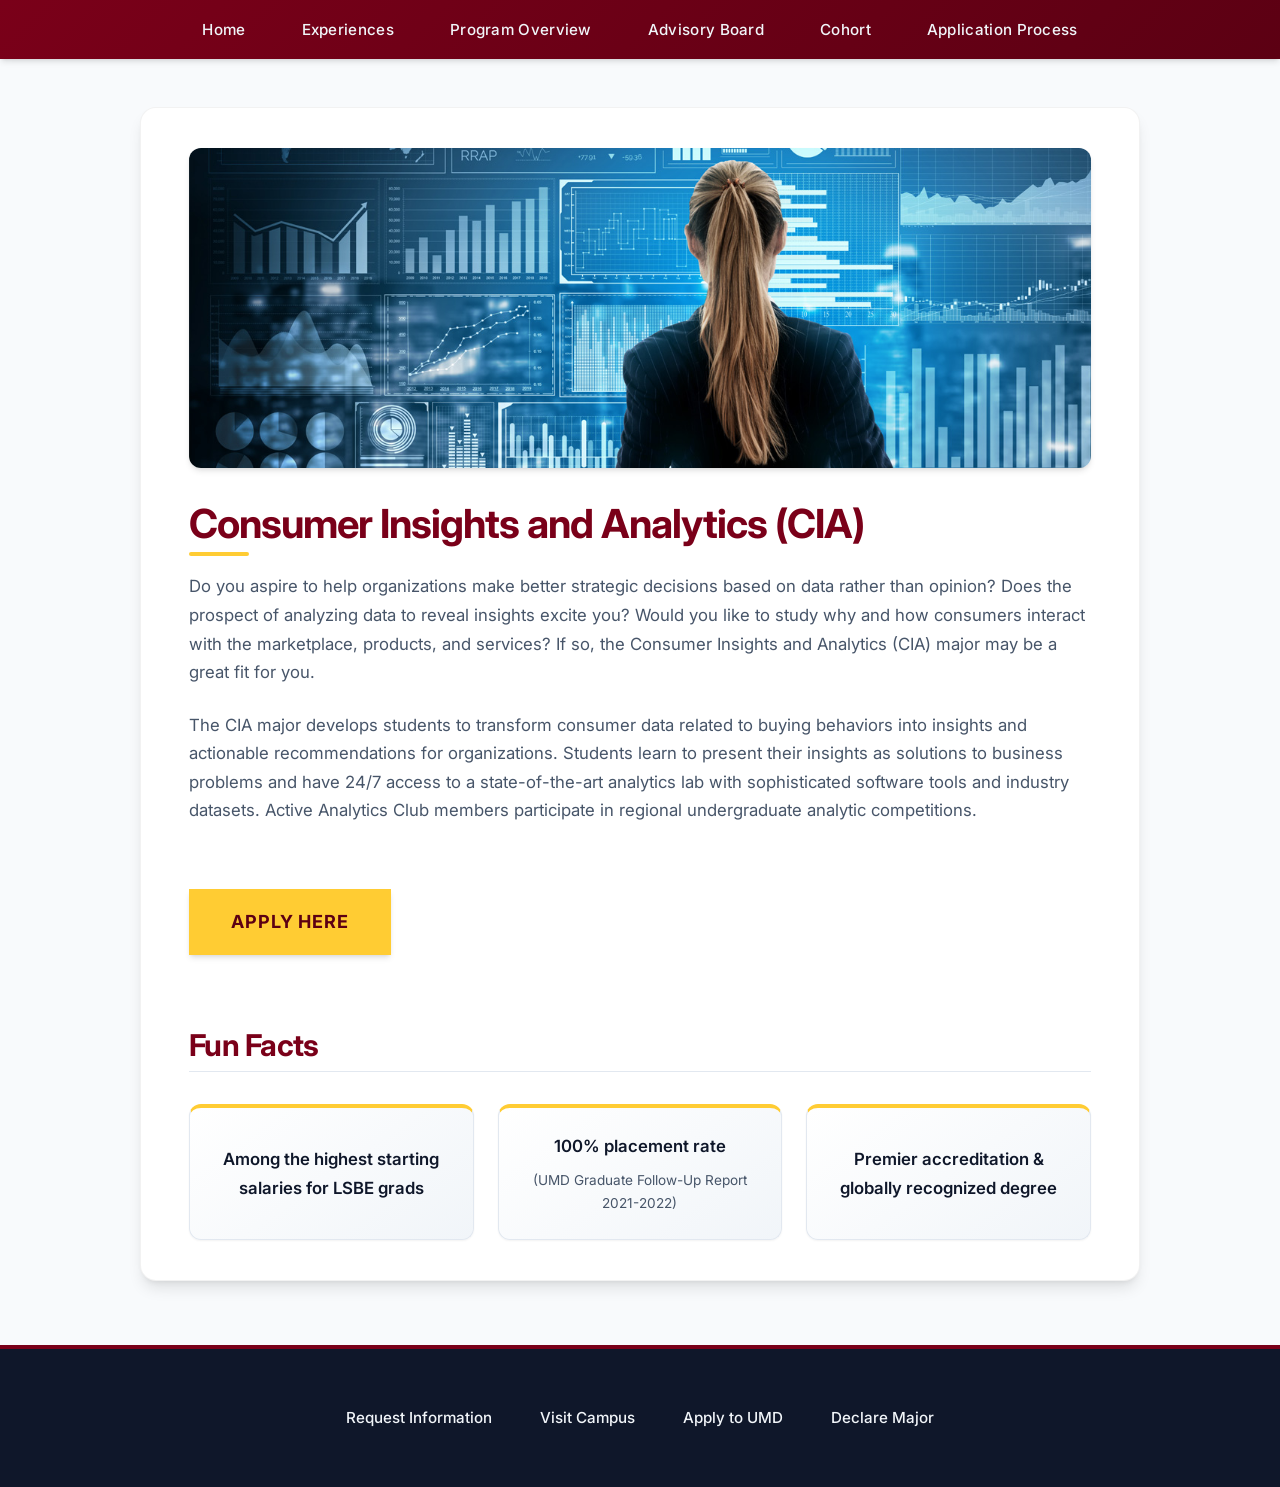
<file: index.html>
<!DOCTYPE html>
<html lang="en">
<head>
    <meta charset="UTF-8">
    <meta name="viewport" content="width=device-width, initial-scale=1.0">
    <title>Consumer Insights and Analytics | Home</title>
    <link rel="stylesheet" href="style.css">
</head>
<body>

    <header>
        <nav>
            <ul>
                <li><a href="index.html">Home</a></li>
                <li><a href="experiences.html">Experiences</a></li>
                <li><a href="overview.html">Program Overview</a></li>
                <li><a href="advisory.html">Advisory Board</a></li>
                <li><a href="cohort.html">Cohort</a></li>
                <li><a href="apply.html">Application Process</a></li>
            </ul>
        </nav>
    </header>

    <main>
        <img src="cia_major_main_image.jpg" alt="Consumer Insights and Analytics" style="width: 100%; height: auto; display: block; margin-bottom: 30px;">
        <h1>Consumer Insights and Analytics (CIA)</h1>
        <p>Do you aspire to help organizations make better strategic decisions based on data rather than opinion? Does the prospect of analyzing data to reveal insights excite you? Would you like to study why and how consumers interact with the marketplace, products, and services? If so, the Consumer Insights and Analytics (CIA) major may be a great fit for you.</p>

        <p>The CIA major develops students to transform consumer data related to buying behaviors into insights and actionable recommendations for organizations. Students learn to present their insights as solutions to business problems and have 24/7 access to a state-of-the-art analytics lab with sophisticated software tools and industry datasets. Active Analytics Club members participate in regional undergraduate analytic competitions.</p>

        <a href="apply.html" class="cta-button-large">Apply Here</a>

        <h2>Fun Facts</h2>
        <div class="fun-facts-container">
            <div class="fun-fact-box">
                Among the highest starting salaries for LSBE grads
            </div>
            <div class="fun-fact-box">
                100% placement rate<br><em>(UMD Graduate Follow-Up Report 2021-2022)</em>
            </div>
            <div class="fun-fact-box">
                Premier accreditation & globally recognized degree
            </div>
        </div>
    </main>

    <footer>
        <div class="footer-links">
            <a href="https://docs.google.com/forms/d/e/1FAIpQLSdGFlZ5Pct2spmpvlr7gshom8lepN28_VdP9M4eAioVBNWOsg/viewform" target="_blank">Request Information</a>
            <a href="https://admissions.d.umn.edu/visit" target="_blank">Visit Campus</a>
            <a href="https://admissions.d.umn.edu/apply-1" target="_blank">Apply to UMD</a>
            <a href="https://docs.google.com/forms/d/e/1FAIpQLScMb-9CyEAxSOWD8JF7c-GSHvv4RoPpMMa1xypDY2bROA9Qpg/viewform" target="_blank">Declare Major</a>
        </div>
    </footer>

</body>
</html>
</file>
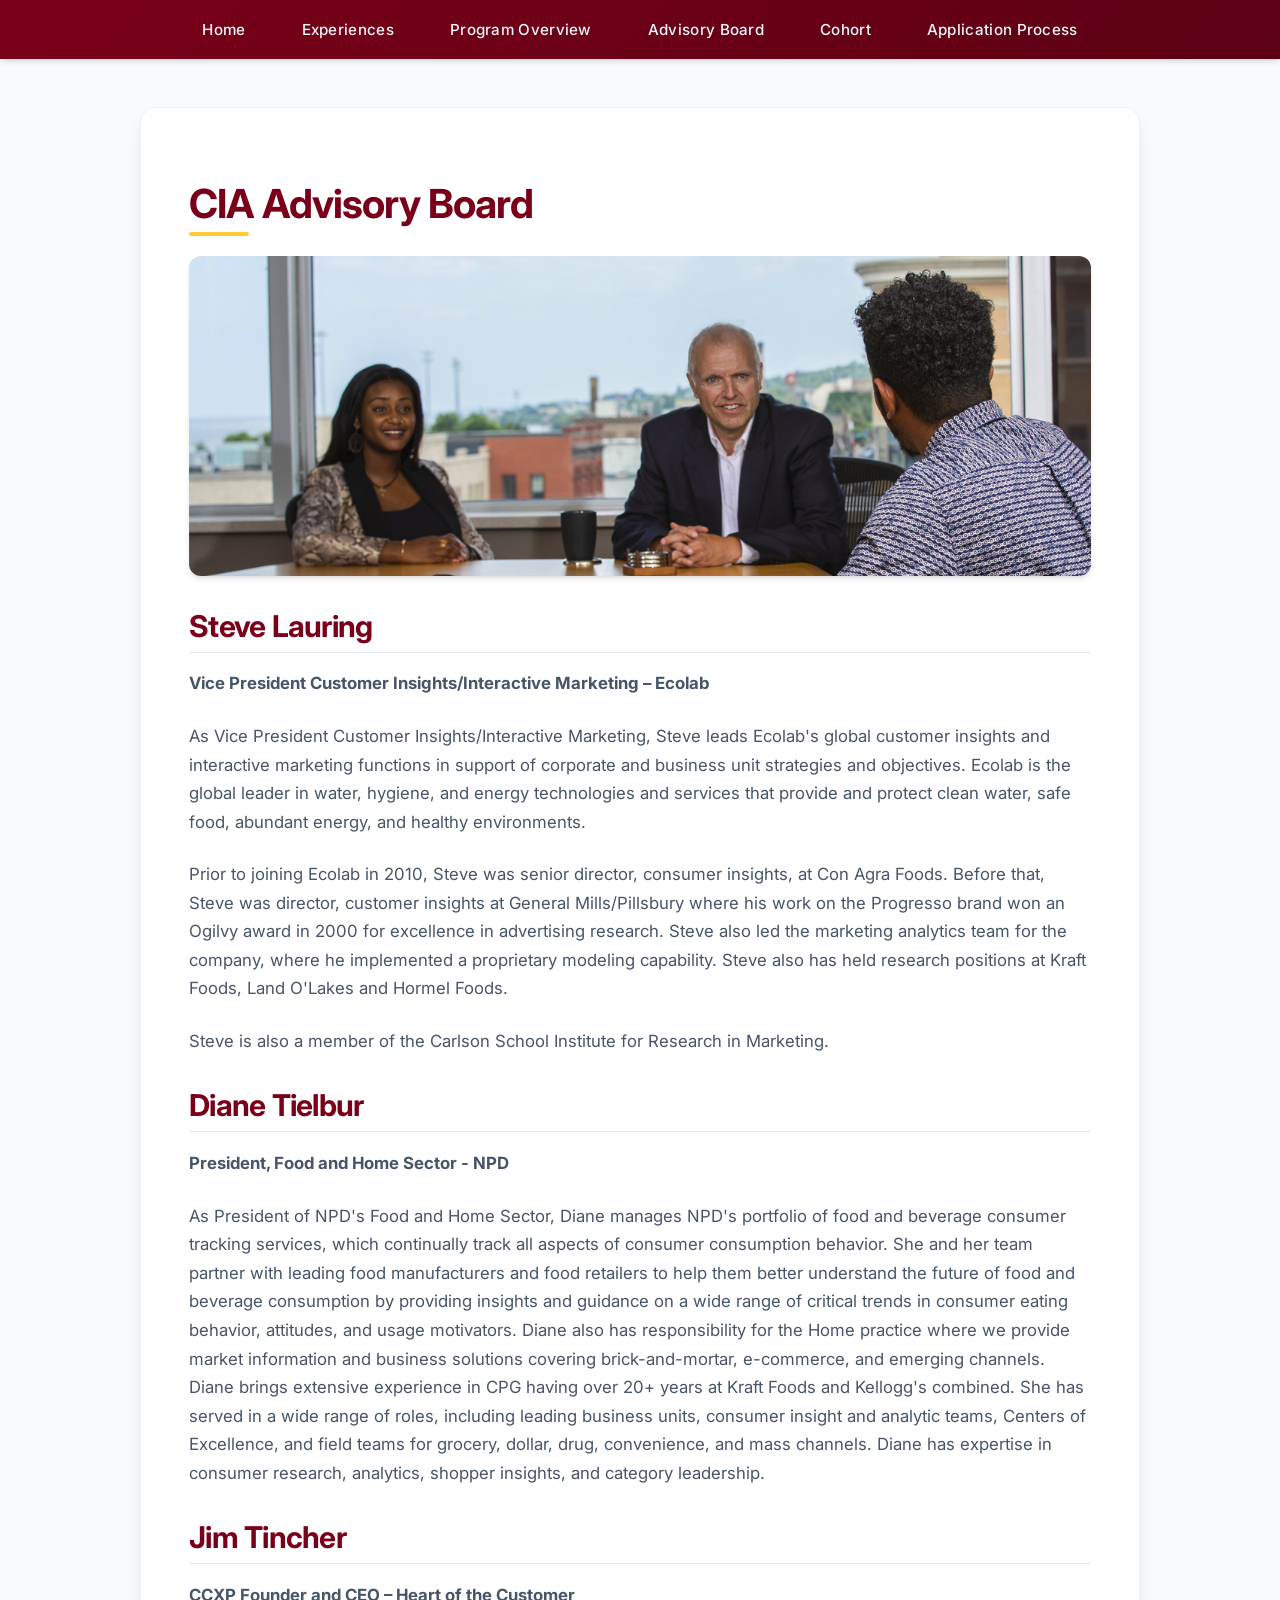
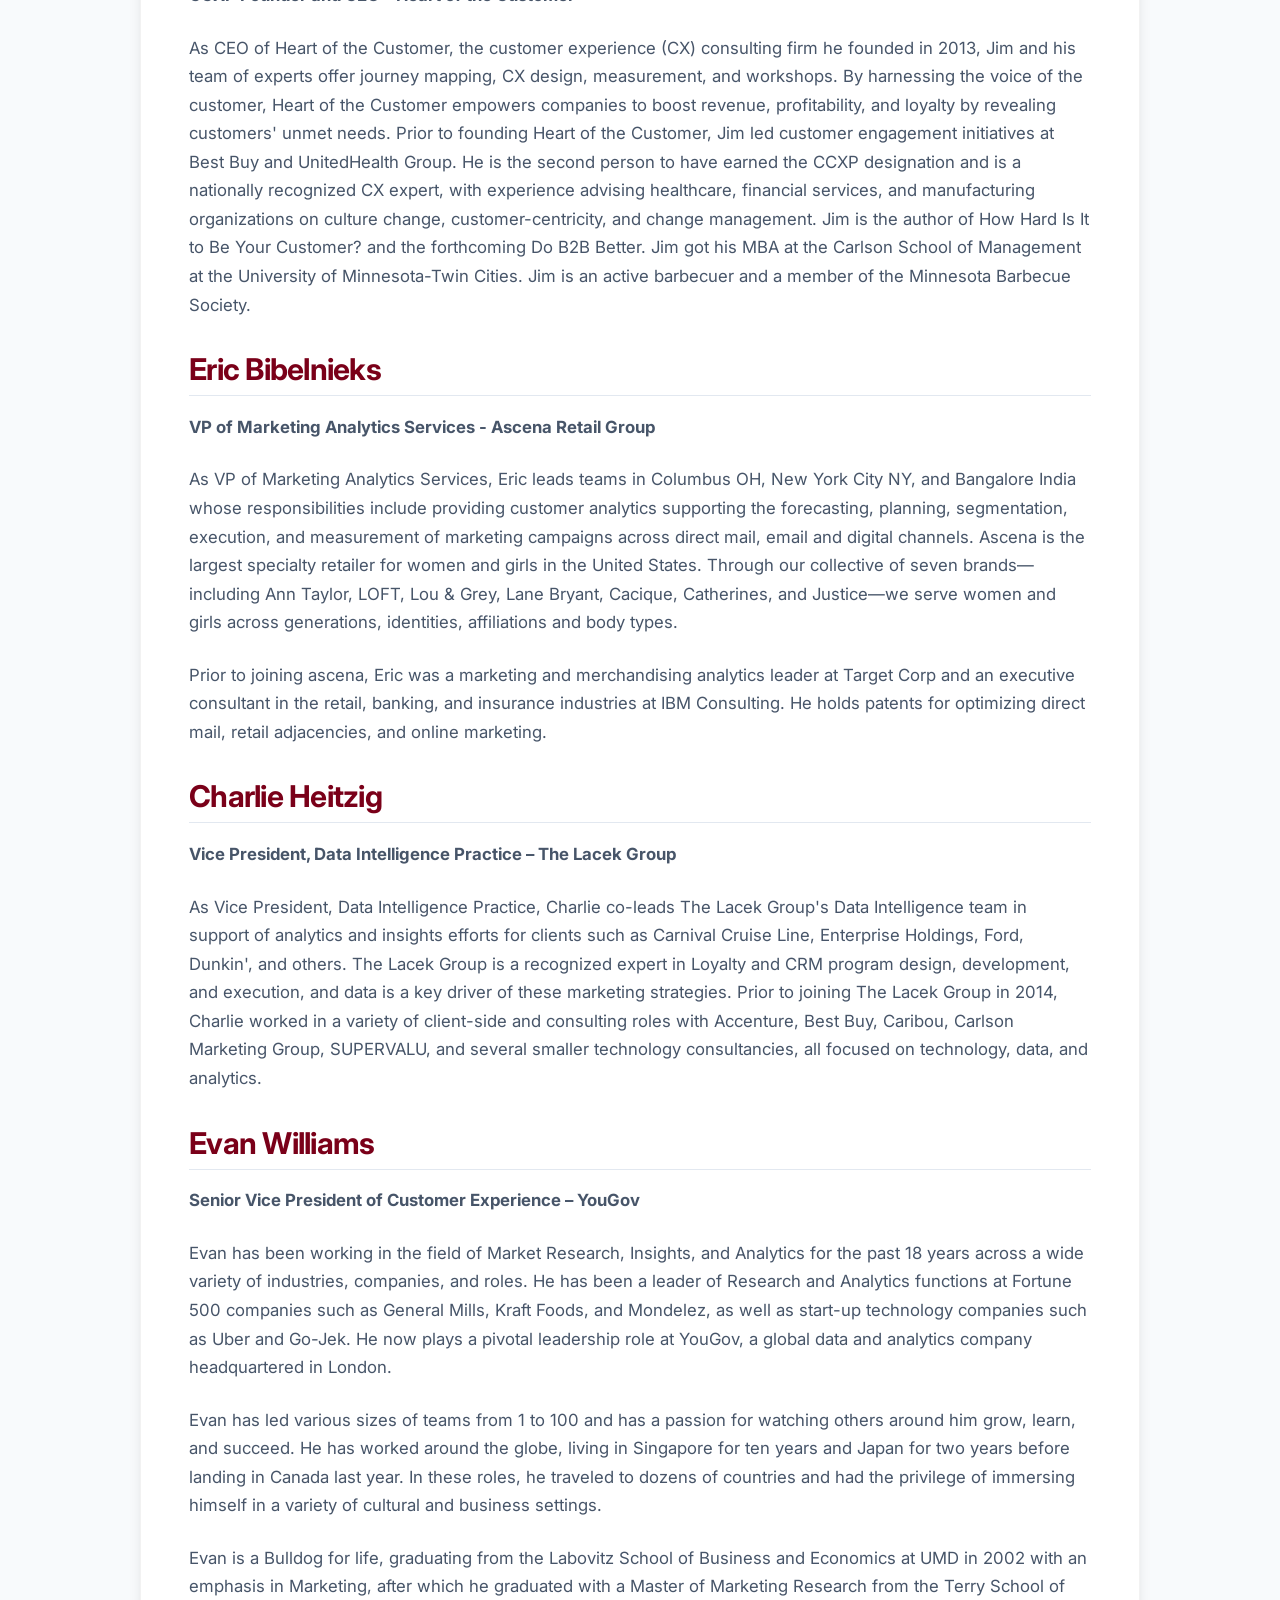
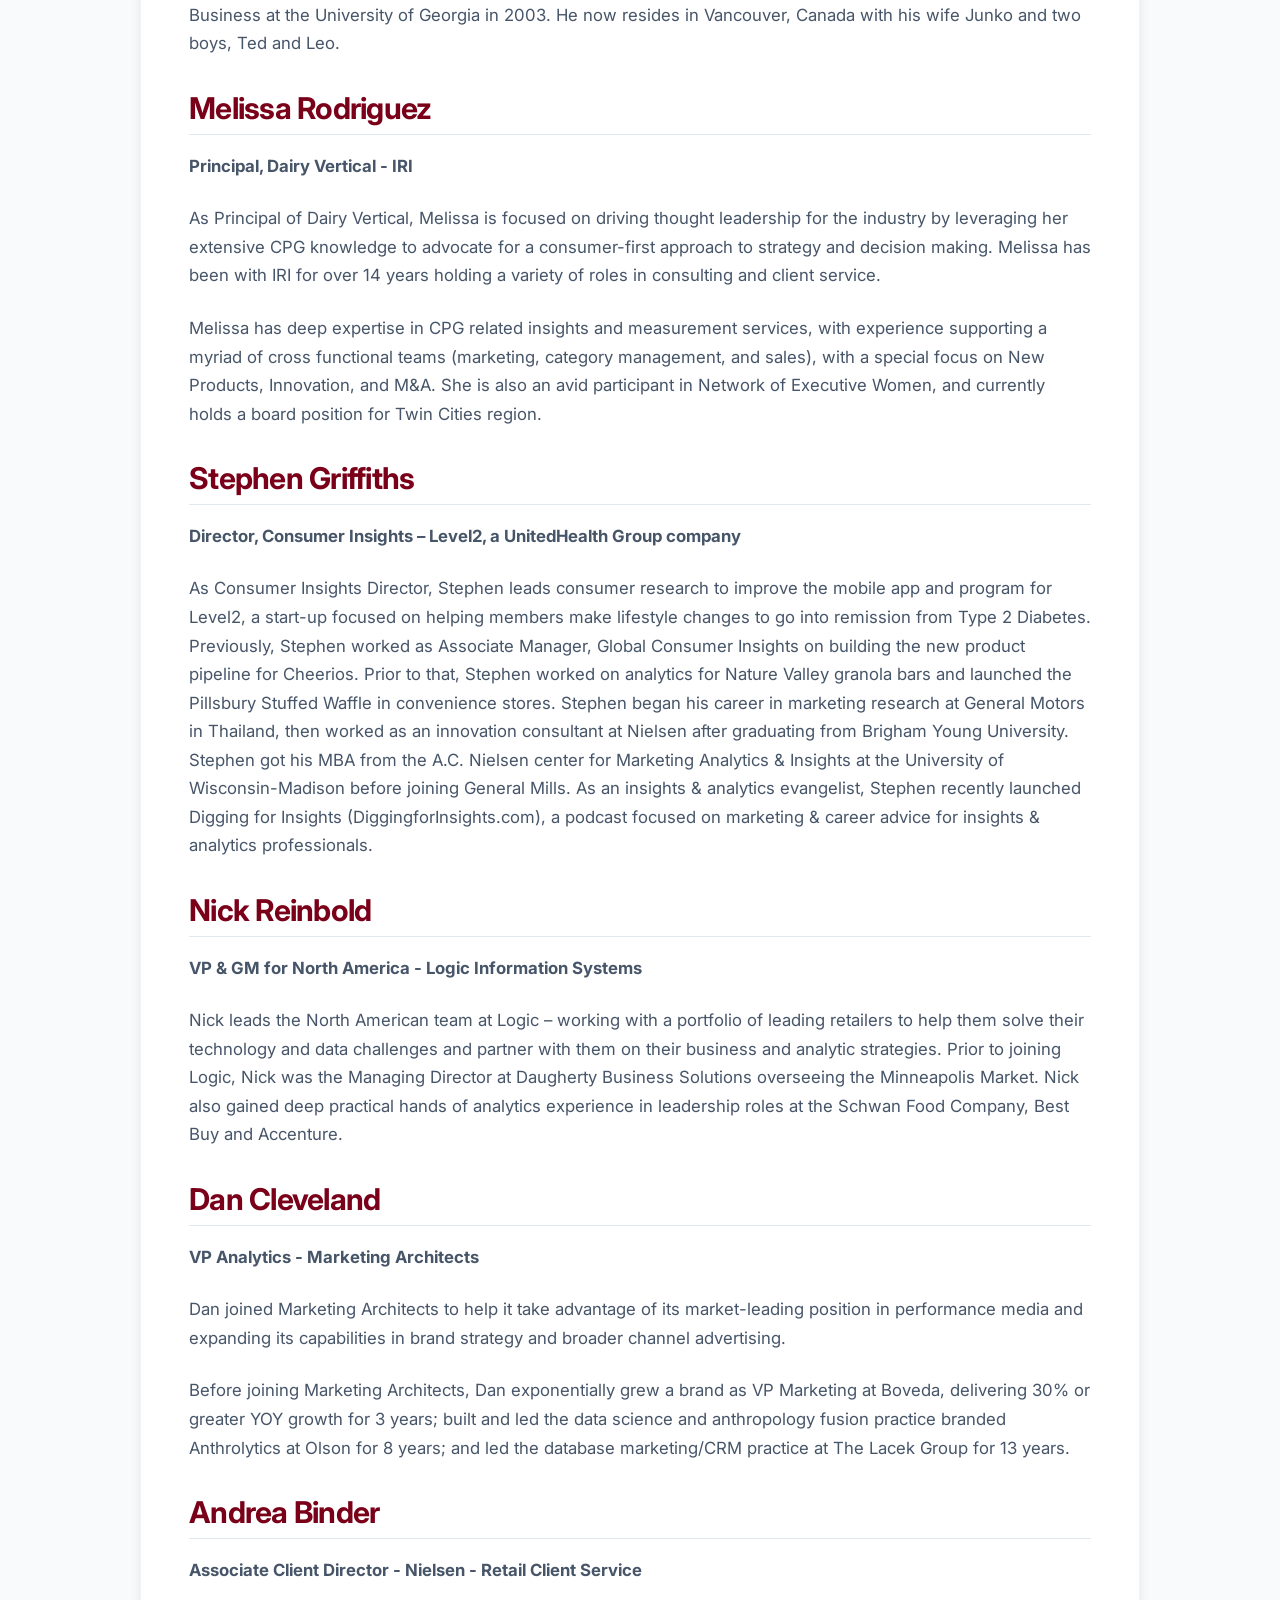
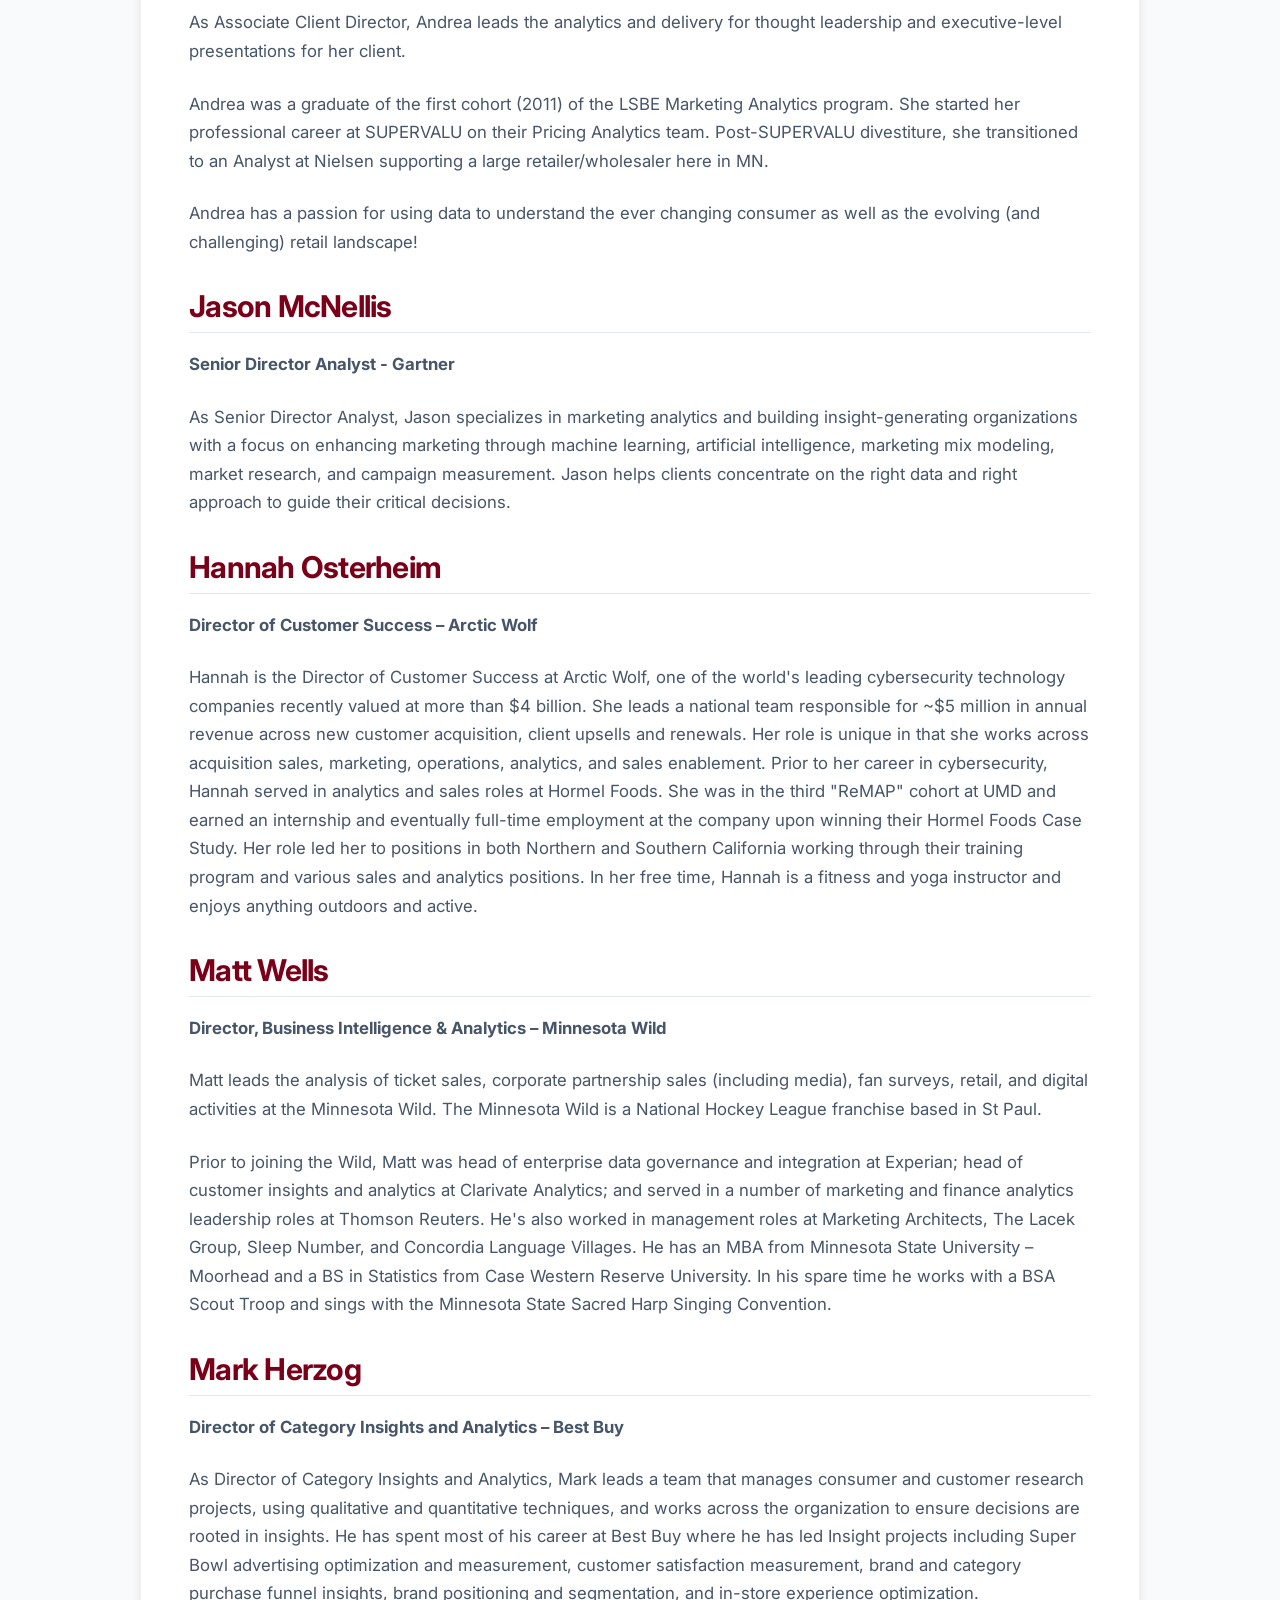
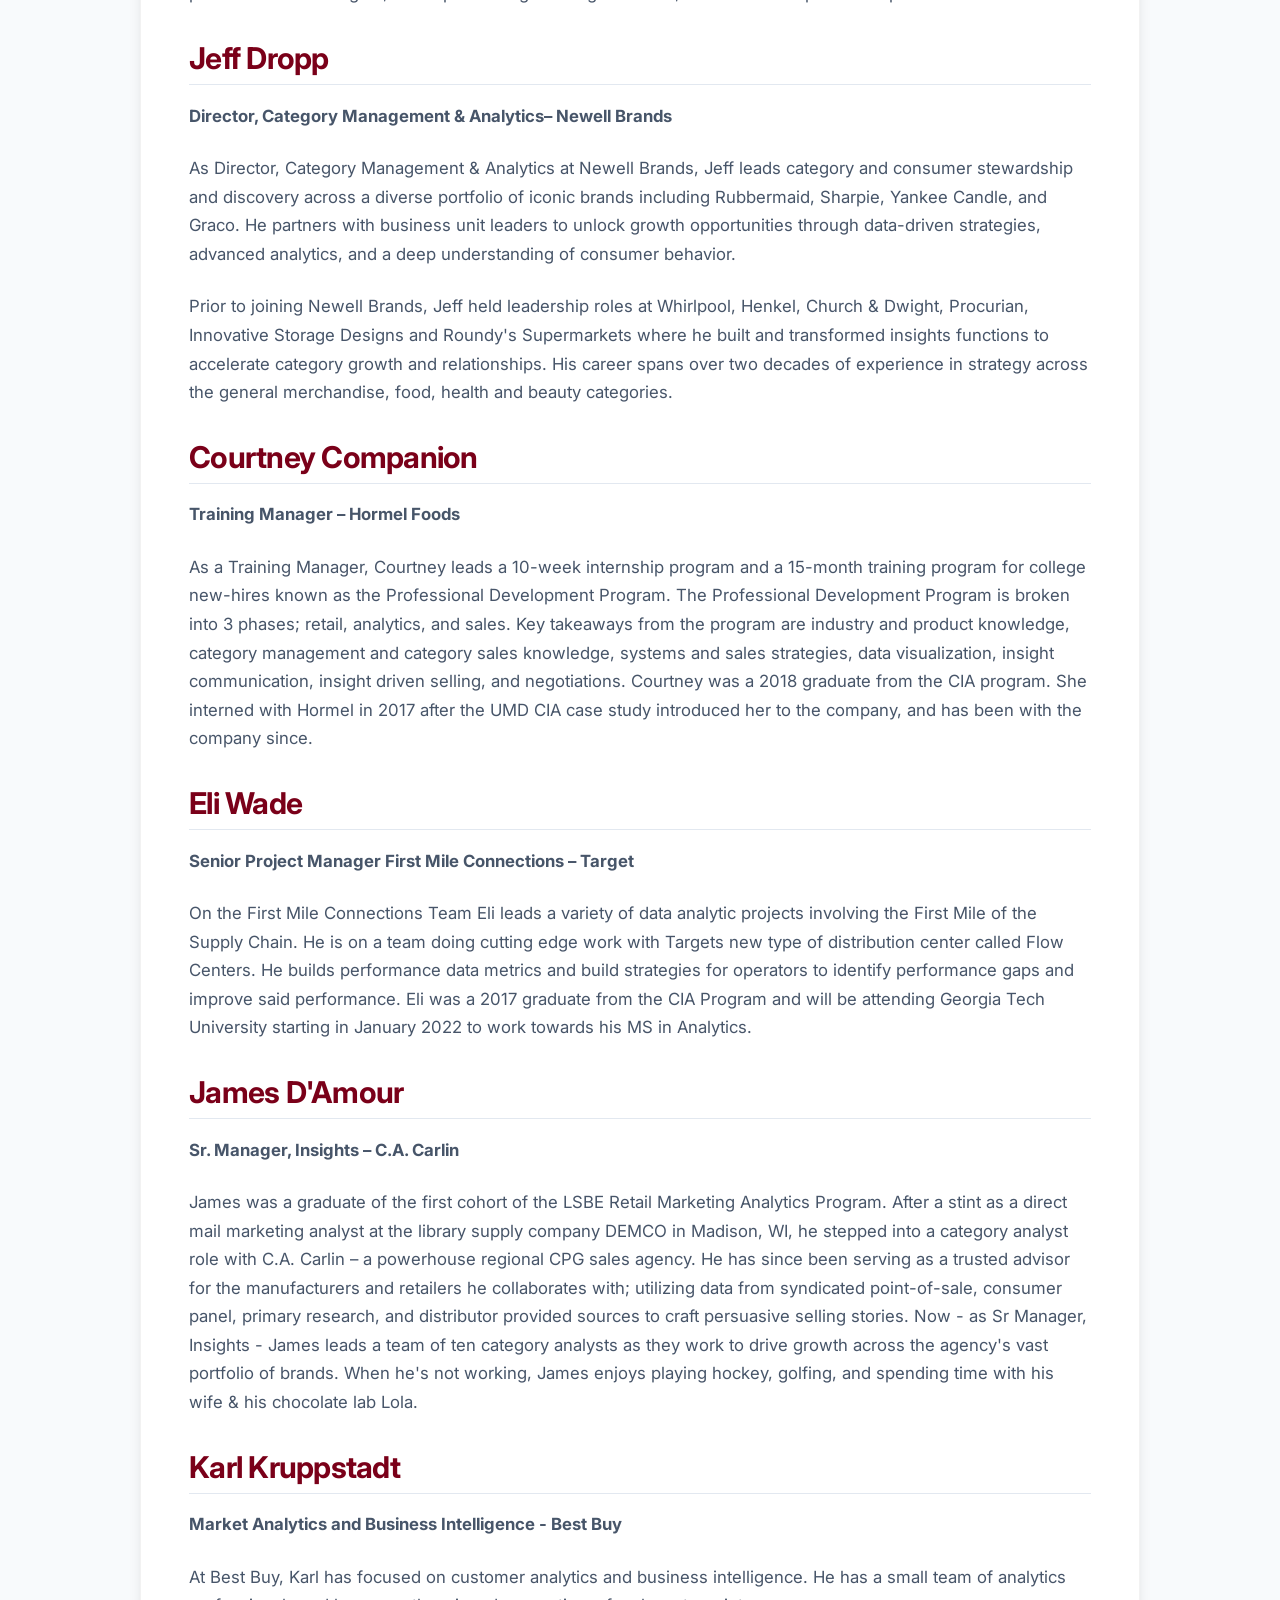
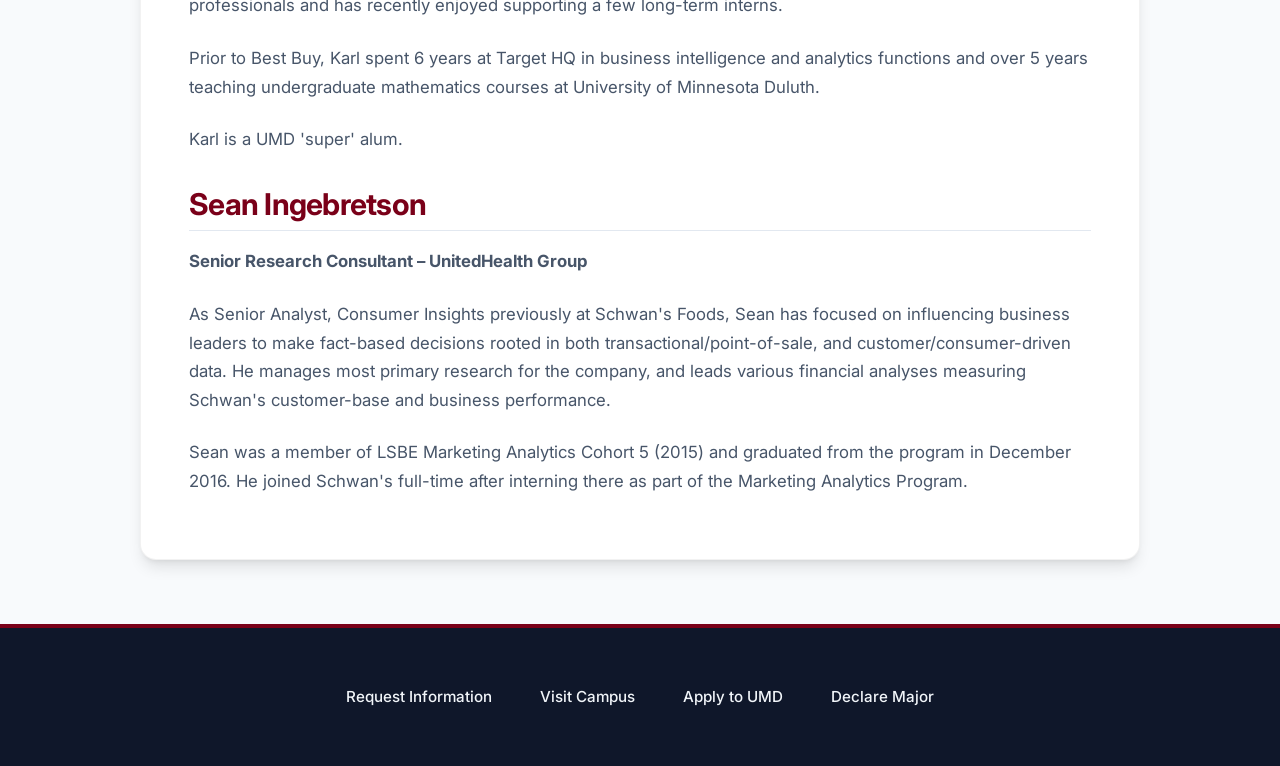
<file: advisory.html>
<!DOCTYPE html>
<html lang="en">

<head>
    <meta charset="UTF-8">
    <meta name="viewport" content="width=device-width, initial-scale=1.0">
    <title>Advisory Board | Consumer Insights and Analytics</title>
    <link rel="stylesheet" href="style.css">
</head>

<body>

    <header>
        <nav>
            <ul>
                <li><a href="index.html">Home</a></li>
                <li><a href="experiences.html">Experiences</a></li>
                <li><a href="overview.html">Program Overview</a></li>
                <li><a href="advisory.html">Advisory Board</a></li>
                <li><a href="cohort.html">Cohort</a></li>
                <li><a href="apply.html">Application Process</a></li>
            </ul>
        </nav>
    </header>

    <main>
        <h1>CIA Advisory Board</h1>
        <img src="department_of_marketing.jpg" alt="Advisory Board"
            style="width: 100%; height: auto; display: block; margin: 20px 0;">

        <div class="advisory-bios">
            <div class="advisor-bio">
                <h2>Steve Lauring</h2>
                <p><strong>Vice President Customer Insights/Interactive Marketing – Ecolab</strong></p>
                <p>As Vice President Customer Insights/Interactive Marketing, Steve leads Ecolab's global customer
                    insights and interactive marketing functions in support of corporate and business unit strategies
                    and objectives. Ecolab is the global leader in water, hygiene, and energy technologies and services
                    that provide and protect clean water, safe food, abundant energy, and healthy environments.</p>
                <p>Prior to joining Ecolab in 2010, Steve was senior director, consumer insights, at Con Agra Foods.
                    Before that, Steve was director, customer insights at General Mills/Pillsbury where his work on the
                    Progresso brand won an Ogilvy award in 2000 for excellence in advertising research. Steve also led
                    the marketing analytics team for the company, where he implemented a proprietary modeling
                    capability. Steve also has held research positions at Kraft Foods, Land O'Lakes and Hormel Foods.
                </p>
                <p>Steve is also a member of the Carlson School Institute for Research in Marketing.</p>
            </div>

            <div class="advisor-bio">
                <h2>Diane Tielbur</h2>
                <p><strong>President, Food and Home Sector - NPD</strong></p>
                <p>As President of NPD's Food and Home Sector, Diane manages NPD's portfolio of food and beverage
                    consumer tracking services, which continually track all aspects of consumer consumption behavior.
                    She and her team partner with leading food manufacturers and food retailers to help them better
                    understand the future of food and beverage consumption by providing insights and guidance on a wide
                    range of critical trends in consumer eating behavior, attitudes, and usage motivators. Diane also
                    has responsibility for the Home practice where we provide market information and business solutions
                    covering brick-and-mortar, e-commerce, and emerging channels. Diane brings extensive experience in
                    CPG having over 20+ years at Kraft Foods and Kellogg's combined. She has served in a wide range of
                    roles, including leading business units, consumer insight and analytic teams, Centers of Excellence,
                    and field teams for grocery, dollar, drug, convenience, and mass channels. Diane has expertise in
                    consumer research, analytics, shopper insights, and category leadership.</p>
            </div>

            <div class="advisor-bio">
                <h2>Jim Tincher</h2>
                <p><strong>CCXP Founder and CEO – Heart of the Customer</strong></p>
                <p>As CEO of Heart of the Customer, the customer experience (CX) consulting firm he founded in 2013, Jim
                    and his team of experts offer journey mapping, CX design, measurement, and workshops. By harnessing
                    the voice of the customer, Heart of the Customer empowers companies to boost revenue, profitability,
                    and loyalty by revealing customers' unmet needs. Prior to founding Heart of the Customer, Jim led
                    customer engagement initiatives at Best Buy and UnitedHealth Group. He is the second person to have
                    earned the CCXP designation and is a nationally recognized CX expert, with experience advising
                    healthcare, financial services, and manufacturing organizations on culture change,
                    customer-centricity, and change management. Jim is the author of How Hard Is It to Be Your Customer?
                    and the forthcoming Do B2B Better. Jim got his MBA at the Carlson School of Management at the
                    University of Minnesota-Twin Cities. Jim is an active barbecuer and a member of the Minnesota
                    Barbecue Society.</p>
            </div>

            <div class="advisor-bio">
                <h2>Eric Bibelnieks</h2>
                <p><strong>VP of Marketing Analytics Services - Ascena Retail Group</strong></p>
                <p>As VP of Marketing Analytics Services, Eric leads teams in Columbus OH, New York City NY, and
                    Bangalore India whose responsibilities include providing customer analytics supporting the
                    forecasting, planning, segmentation, execution, and measurement of marketing campaigns across direct
                    mail, email and digital channels. Ascena is the largest specialty retailer for women and girls in
                    the United States. Through our collective of seven brands—including Ann Taylor, LOFT, Lou & Grey,
                    Lane Bryant, Cacique, Catherines, and Justice—we serve women and girls across generations,
                    identities, affiliations and body types.</p>
                <p>Prior to joining ascena, Eric was a marketing and merchandising analytics leader at Target Corp and
                    an executive consultant in the retail, banking, and insurance industries at IBM Consulting. He holds
                    patents for optimizing direct mail, retail adjacencies, and online marketing.</p>
            </div>

            <div class="advisor-bio">
                <h2>Charlie Heitzig</h2>
                <p><strong>Vice President, Data Intelligence Practice – The Lacek Group</strong></p>
                <p>As Vice President, Data Intelligence Practice, Charlie co-leads The Lacek Group's Data Intelligence
                    team in support of analytics and insights efforts for clients such as Carnival Cruise Line,
                    Enterprise Holdings, Ford, Dunkin', and others. The Lacek Group is a recognized expert in Loyalty
                    and CRM program design, development, and execution, and data is a key driver of these marketing
                    strategies. Prior to joining The Lacek Group in 2014, Charlie worked in a variety of client-side and
                    consulting roles with Accenture, Best Buy, Caribou, Carlson Marketing Group, SUPERVALU, and several
                    smaller technology consultancies, all focused on technology, data, and analytics.</p>
            </div>

            <div class="advisor-bio">
                <h2>Evan Williams</h2>
                <p><strong>Senior Vice President of Customer Experience – YouGov</strong></p>
                <p>Evan has been working in the field of Market Research, Insights, and Analytics for the past 18 years
                    across a wide variety of industries, companies, and roles. He has been a leader of Research and
                    Analytics functions at Fortune 500 companies such as General Mills, Kraft Foods, and Mondelez, as
                    well as start-up technology companies such as Uber and Go-Jek. He now plays a pivotal leadership
                    role at YouGov, a global data and analytics company headquartered in London.</p>
                <p>Evan has led various sizes of teams from 1 to 100 and has a passion for watching others around him
                    grow, learn, and succeed. He has worked around the globe, living in Singapore for ten years and
                    Japan for two years before landing in Canada last year. In these roles, he traveled to dozens of
                    countries and had the privilege of immersing himself in a variety of cultural and business settings.
                </p>
                <p>Evan is a Bulldog for life, graduating from the Labovitz School of Business and Economics at UMD in
                    2002 with an emphasis in Marketing, after which he graduated with a Master of Marketing Research
                    from the Terry School of Business at the University of Georgia in 2003. He now resides in Vancouver,
                    Canada with his wife Junko and two boys, Ted and Leo.</p>
            </div>

            <div class="advisor-bio">
                <h2>Melissa Rodriguez</h2>
                <p><strong>Principal, Dairy Vertical - IRI</strong></p>
                <p>As Principal of Dairy Vertical, Melissa is focused on driving thought leadership for the industry by
                    leveraging her extensive CPG knowledge to advocate for a consumer-first approach to strategy and
                    decision making. Melissa has been with IRI for over 14 years holding a variety of roles in
                    consulting and client service.</p>
                <p>Melissa has deep expertise in CPG related insights and measurement services, with experience
                    supporting a myriad of cross functional teams (marketing, category management, and sales), with a
                    special focus on New Products, Innovation, and M&A. She is also an avid participant in Network of
                    Executive Women, and currently holds a board position for Twin Cities region.</p>
            </div>

            <div class="advisor-bio">
                <h2>Stephen Griffiths</h2>
                <p><strong>Director, Consumer Insights – Level2, a UnitedHealth Group company</strong></p>
                <p>As Consumer Insights Director, Stephen leads consumer research to improve the mobile app and program
                    for Level2, a start-up focused on helping members make lifestyle changes to go into remission from
                    Type 2 Diabetes. Previously, Stephen worked as Associate Manager, Global Consumer Insights on
                    building the new product pipeline for Cheerios. Prior to that, Stephen worked on analytics for
                    Nature Valley granola bars and launched the Pillsbury Stuffed Waffle in convenience stores. Stephen
                    began his career in marketing research at General Motors in Thailand, then worked as an innovation
                    consultant at Nielsen after graduating from Brigham Young University. Stephen got his MBA from the
                    A.C. Nielsen center for Marketing Analytics & Insights at the University of Wisconsin-Madison before
                    joining General Mills. As an insights & analytics evangelist, Stephen recently launched Digging for
                    Insights (DiggingforInsights.com), a podcast focused on marketing & career advice for insights &
                    analytics professionals.</p>
            </div>

            <div class="advisor-bio">
                <h2>Nick Reinbold</h2>
                <p><strong>VP & GM for North America - Logic Information Systems</strong></p>
                <p>Nick leads the North American team at Logic – working with a portfolio of leading retailers to help
                    them solve their technology and data challenges and partner with them on their business and analytic
                    strategies. Prior to joining Logic, Nick was the Managing Director at Daugherty Business Solutions
                    overseeing the Minneapolis Market. Nick also gained deep practical hands of analytics experience in
                    leadership roles at the Schwan Food Company, Best Buy and Accenture.</p>
            </div>

            <div class="advisor-bio">
                <h2>Dan Cleveland</h2>
                <p><strong>VP Analytics - Marketing Architects</strong></p>
                <p>Dan joined Marketing Architects to help it take advantage of its market-leading position in
                    performance media and expanding its capabilities in brand strategy and broader channel advertising.
                </p>
                <p>Before joining Marketing Architects, Dan exponentially grew a brand as VP Marketing at Boveda,
                    delivering 30% or greater YOY growth for 3 years; built and led the data science and anthropology
                    fusion practice branded Anthrolytics at Olson for 8 years; and led the database marketing/CRM
                    practice at The Lacek Group for 13 years.</p>
            </div>

            <div class="advisor-bio">
                <h2>Andrea Binder</h2>
                <p><strong>Associate Client Director - Nielsen - Retail Client Service</strong></p>
                <p>As Associate Client Director, Andrea leads the analytics and delivery for thought leadership and
                    executive-level presentations for her client.</p>
                <p>Andrea was a graduate of the first cohort (2011) of the LSBE Marketing Analytics program. She started
                    her professional career at SUPERVALU on their Pricing Analytics team. Post-SUPERVALU divestiture,
                    she transitioned to an Analyst at Nielsen supporting a large retailer/wholesaler here in MN.</p>
                <p>Andrea has a passion for using data to understand the ever changing consumer as well as the evolving
                    (and challenging) retail landscape!</p>
            </div>

            <div class="advisor-bio">
                <h2>Jason McNellis</h2>
                <p><strong>Senior Director Analyst - Gartner</strong></p>
                <p>As Senior Director Analyst, Jason specializes in marketing analytics and building insight-generating
                    organizations with a focus on enhancing marketing through machine learning, artificial intelligence,
                    marketing mix modeling, market research, and campaign measurement. Jason helps clients concentrate
                    on the right data and right approach to guide their critical decisions.</p>
            </div>

            <div class="advisor-bio">
                <h2>Hannah Osterheim</h2>
                <p><strong>Director of Customer Success – Arctic Wolf</strong></p>
                <p>Hannah is the Director of Customer Success at Arctic Wolf, one of the world's leading cybersecurity
                    technology companies recently valued at more than $4 billion. She leads a national team responsible
                    for ~$5 million in annual revenue across new customer acquisition, client upsells and renewals. Her
                    role is unique in that she works across acquisition sales, marketing, operations, analytics, and
                    sales enablement. Prior to her career in cybersecurity, Hannah served in analytics and sales roles
                    at Hormel Foods. She was in the third "ReMAP" cohort at UMD and earned an internship and eventually
                    full-time employment at the company upon winning their Hormel Foods Case Study. Her role led her to
                    positions in both Northern and Southern California working through their training program and
                    various sales and analytics positions. In her free time, Hannah is a fitness and yoga instructor and
                    enjoys anything outdoors and active.</p>
            </div>

            <div class="advisor-bio">
                <h2>Matt Wells</h2>
                <p><strong>Director, Business Intelligence & Analytics – Minnesota Wild</strong></p>
                <p>Matt leads the analysis of ticket sales, corporate partnership sales (including media), fan surveys,
                    retail, and digital activities at the Minnesota Wild. The Minnesota Wild is a National Hockey League
                    franchise based in St Paul.</p>
                <p>Prior to joining the Wild, Matt was head of enterprise data governance and integration at Experian;
                    head of customer insights and analytics at Clarivate Analytics; and served in a number of marketing
                    and finance analytics leadership roles at Thomson Reuters. He's also worked in management roles at
                    Marketing Architects, The Lacek Group, Sleep Number, and Concordia Language Villages. He has an MBA
                    from Minnesota State University – Moorhead and a BS in Statistics from Case Western Reserve
                    University. In his spare time he works with a BSA Scout Troop and sings with the Minnesota State
                    Sacred Harp Singing Convention.</p>
            </div>

            <div class="advisor-bio">
                <h2>Mark Herzog</h2>
                <p><strong>Director of Category Insights and Analytics – Best Buy</strong></p>
                <p>As Director of Category Insights and Analytics, Mark leads a team that manages consumer and customer
                    research projects, using qualitative and quantitative techniques, and works across the organization
                    to ensure decisions are rooted in insights. He has spent most of his career at Best Buy where he has
                    led Insight projects including Super Bowl advertising optimization and measurement, customer
                    satisfaction measurement, brand and category purchase funnel insights, brand positioning and
                    segmentation, and in-store experience optimization.</p>
            </div>

            <div class="advisor-bio">
                <h2>Jeff Dropp</h2>
                <p><strong>Director, Category Management & Analytics– Newell Brands</strong></p>
                <p>As Director, Category Management & Analytics at Newell Brands, Jeff leads category and consumer
                    stewardship and discovery across a diverse portfolio of iconic brands including Rubbermaid, Sharpie,
                    Yankee Candle, and Graco. He partners with business unit leaders to unlock growth opportunities
                    through data-driven strategies, advanced analytics, and a deep understanding of consumer behavior.
                </p>
                <p>Prior to joining Newell Brands, Jeff held leadership roles at Whirlpool, Henkel, Church & Dwight,
                    Procurian, Innovative Storage Designs and Roundy's Supermarkets where he built and transformed
                    insights functions to accelerate category growth and relationships. His career spans over two
                    decades of experience in strategy across the general merchandise, food, health and beauty
                    categories.</p>
            </div>

            <div class="advisor-bio">
                <h2>Courtney Companion</h2>
                <p><strong>Training Manager – Hormel Foods</strong></p>
                <p>As a Training Manager, Courtney leads a 10-week internship program and a 15-month training program
                    for college new-hires known as the Professional Development Program. The Professional Development
                    Program is broken into 3 phases; retail, analytics, and sales. Key takeaways from the program are
                    industry and product knowledge, category management and category sales knowledge, systems and sales
                    strategies, data visualization, insight communication, insight driven selling, and negotiations.
                    Courtney was a 2018 graduate from the CIA program. She interned with Hormel in 2017 after the UMD
                    CIA case study introduced her to the company, and has been with the company since.</p>
            </div>

            <div class="advisor-bio">
                <h2>Eli Wade</h2>
                <p><strong>Senior Project Manager First Mile Connections – Target</strong></p>
                <p>On the First Mile Connections Team Eli leads a variety of data analytic projects involving the First
                    Mile of the Supply Chain. He is on a team doing cutting edge work with Targets new type of
                    distribution center called Flow Centers. He builds performance data metrics and build strategies for
                    operators to identify performance gaps and improve said performance. Eli was a 2017 graduate from
                    the CIA Program and will be attending Georgia Tech University starting in January 2022 to work
                    towards his MS in Analytics.</p>
            </div>

            <div class="advisor-bio">
                <h2>James D'Amour</h2>
                <p><strong>Sr. Manager, Insights – C.A. Carlin</strong></p>
                <p>James was a graduate of the first cohort of the LSBE Retail Marketing Analytics Program. After a
                    stint as a direct mail marketing analyst at the library supply company DEMCO in Madison, WI, he
                    stepped into a category analyst role with C.A. Carlin – a powerhouse regional CPG sales agency. He
                    has since been serving as a trusted advisor for the manufacturers and retailers he collaborates
                    with; utilizing data from syndicated point-of-sale, consumer panel, primary research, and
                    distributor provided sources to craft persuasive selling stories. Now - as Sr Manager, Insights -
                    James leads a team of ten category analysts as they work to drive growth across the agency's vast
                    portfolio of brands. When he's not working, James enjoys playing hockey, golfing, and spending time
                    with his wife & his chocolate lab Lola.</p>
            </div>

            <div class="advisor-bio">
                <h2>Karl Kruppstadt</h2>
                <p><strong>Market Analytics and Business Intelligence - Best Buy</strong></p>
                <p>At Best Buy, Karl has focused on customer analytics and business intelligence. He has a small team of
                    analytics professionals and has recently enjoyed supporting a few long-term interns.</p>
                <p>Prior to Best Buy, Karl spent 6 years at Target HQ in business intelligence and analytics functions
                    and over 5 years teaching undergraduate mathematics courses at University of Minnesota Duluth.</p>
                <p>Karl is a UMD 'super' alum.</p>
            </div>

            <div class="advisor-bio">
                <h2>Sean Ingebretson</h2>
                <p><strong>Senior Research Consultant – UnitedHealth Group</strong></p>
                <p>As Senior Analyst, Consumer Insights previously at Schwan's Foods, Sean has focused on influencing
                    business leaders to make fact-based decisions rooted in both transactional/point-of-sale, and
                    customer/consumer-driven data. He manages most primary research for the company, and leads various
                    financial analyses measuring Schwan's customer-base and business performance.</p>
                <p>Sean was a member of LSBE Marketing Analytics Cohort 5 (2015) and graduated from the program in
                    December 2016. He joined Schwan's full-time after interning there as part of the Marketing Analytics
                    Program.</p>
            </div>
        </div>
    </main>

    <footer>
        <div class="footer-links">
            <a href="https://docs.google.com/forms/d/e/1FAIpQLSdGFlZ5Pct2spmpvlr7gshom8lepN28_VdP9M4eAioVBNWOsg/viewform" target="_blank">Request Information</a>
            <a href="https://admissions.d.umn.edu/visit" target="_blank">Visit Campus</a>
            <a href="https://admissions.d.umn.edu/apply-1" target="_blank">Apply to UMD</a>
            <a href="https://docs.google.com/forms/d/e/1FAIpQLScMb-9CyEAxSOWD8JF7c-GSHvv4RoPpMMa1xypDY2bROA9Qpg/viewform" target="_blank">Declare Major</a>
        </div>
    </footer>

</body>

</html>
</file>
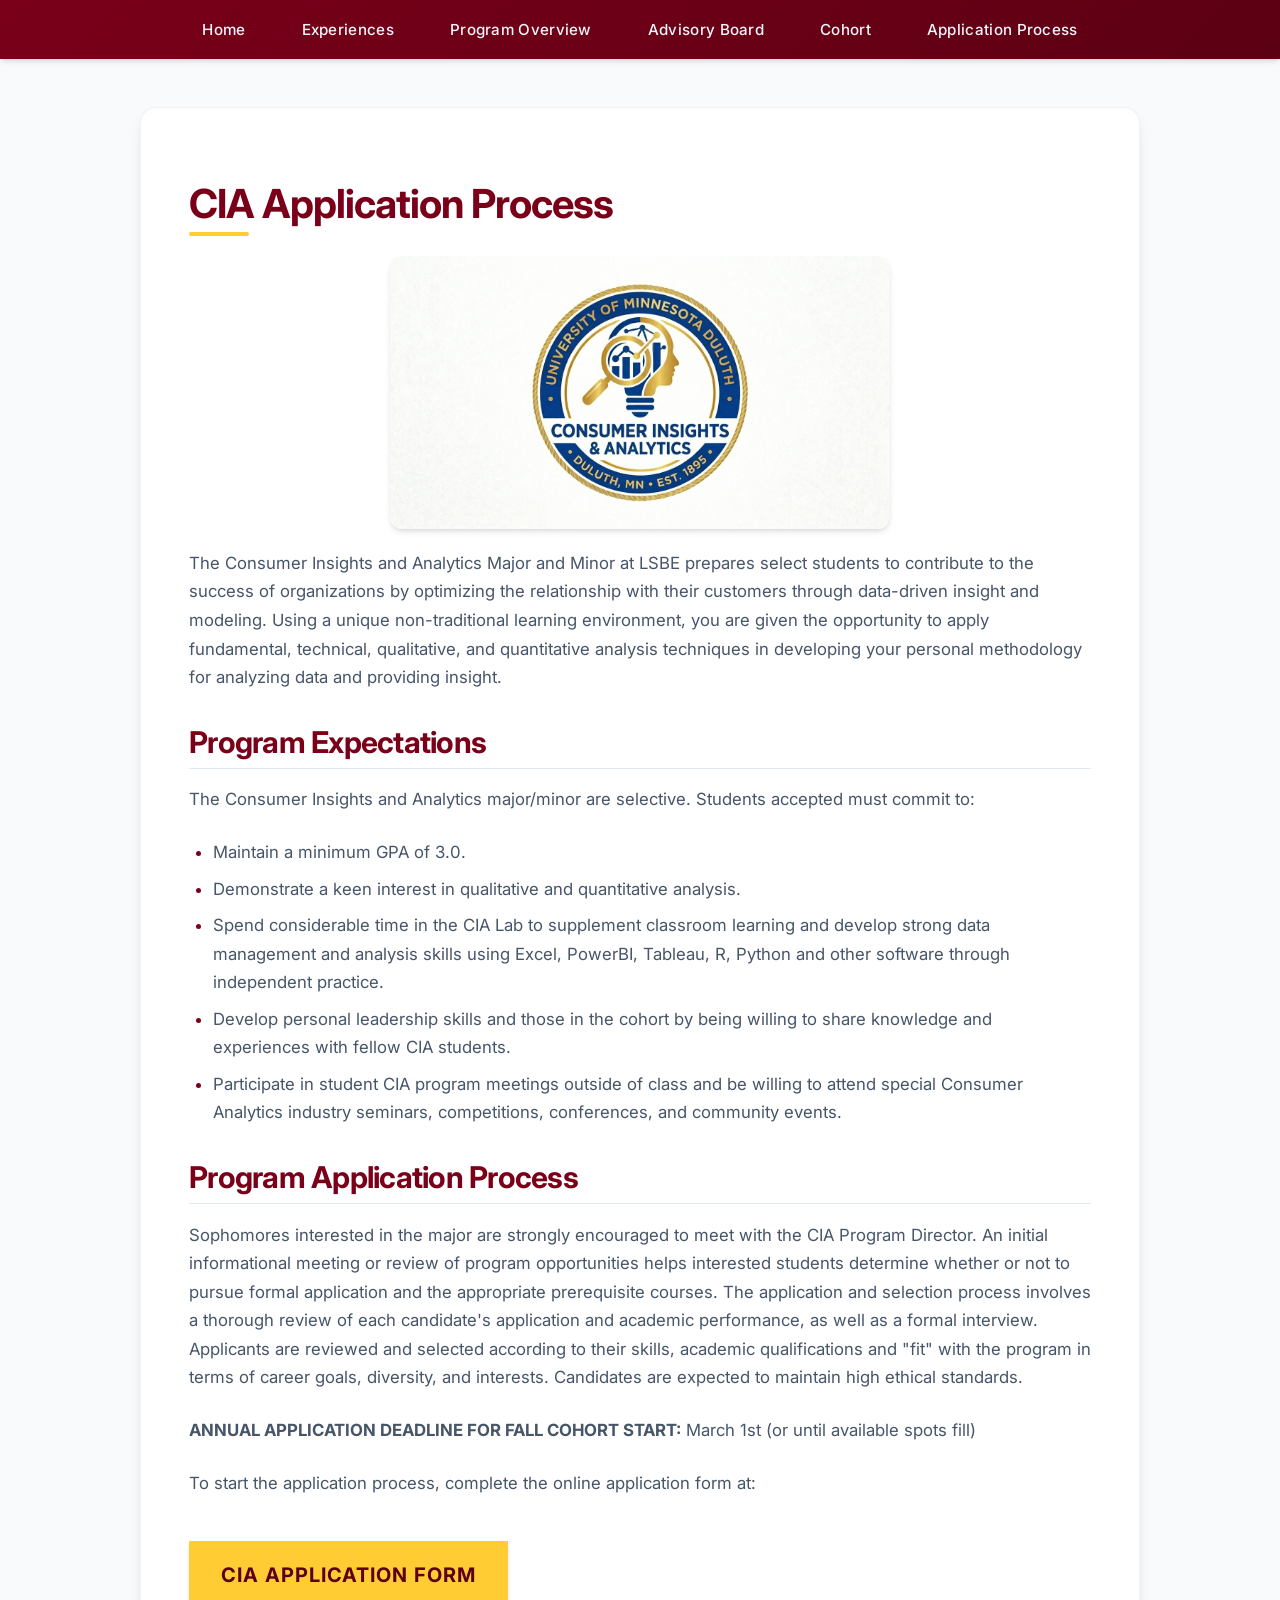
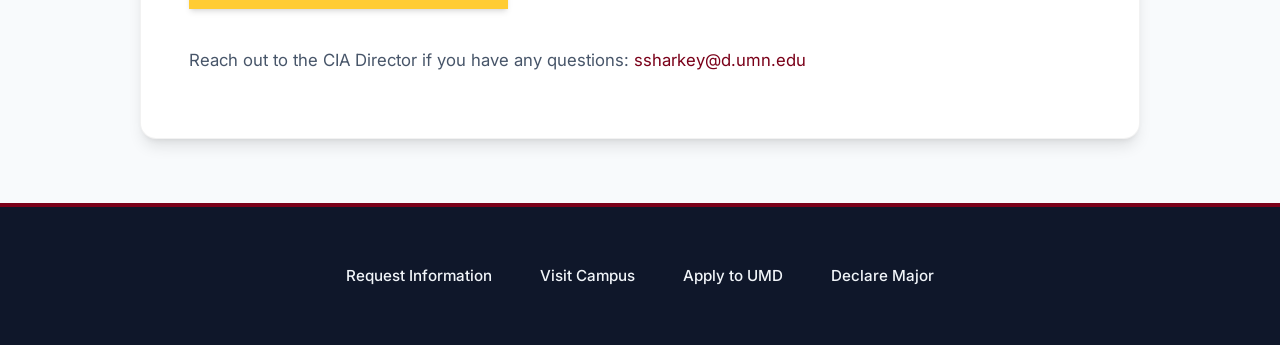
<file: apply.html>
<!DOCTYPE html>
<html lang="en">
<head>
    <meta charset="UTF-8">
    <meta name="viewport" content="width=device-width, initial-scale=1.0">
    <title>Application Process | Consumer Insights and Analytics</title>
    <link rel="stylesheet" href="style.css">
</head>
<body>

    <header>
        <nav>
            <ul>
                <li><a href="index.html">Home</a></li>
                <li><a href="experiences.html">Experiences</a></li>
                <li><a href="overview.html">Program Overview</a></li>
                <li><a href="advisory.html">Advisory Board</a></li>
                <li><a href="cohort.html">Cohort</a></li>
                <li><a href="apply.html">Application Process</a></li>
            </ul>
        </nav>
    </header>

    <main>
        <h1>CIA Application Process</h1>
        <img src="CIA_Logo.png" alt="CIA Logo" style="max-width: 500px; height: auto; margin: 20px auto; display: block;">
        
        <p>The Consumer Insights and Analytics Major and Minor at LSBE prepares select students to contribute to the success of organizations by optimizing the relationship with their customers through data-driven insight and modeling. Using a unique non-traditional learning environment, you are given the opportunity to apply fundamental, technical, qualitative, and quantitative analysis techniques in developing your personal methodology for analyzing data and providing insight.</p>

        <h2>Program Expectations</h2>
        <p>The Consumer Insights and Analytics major/minor are selective. Students accepted must commit to:</p>
        <ul>
            <li>Maintain a minimum GPA of 3.0.</li>
            <li>Demonstrate a keen interest in qualitative and quantitative analysis.</li>
            <li>Spend considerable time in the CIA Lab to supplement classroom learning and develop strong data management and analysis skills using Excel, PowerBI, Tableau, R, Python and other software through independent practice.</li>
            <li>Develop personal leadership skills and those in the cohort by being willing to share knowledge and experiences with fellow CIA students.</li>
            <li>Participate in student CIA program meetings outside of class and be willing to attend special Consumer Analytics industry seminars, competitions, conferences, and community events.</li>
        </ul>

        <h2>Program Application Process</h2>
        <p>Sophomores interested in the major are strongly encouraged to meet with the CIA Program Director. An initial informational meeting or review of program opportunities helps interested students determine whether or not to pursue formal application and the appropriate prerequisite courses. The application and selection process involves a thorough review of each candidate's application and academic performance, as well as a formal interview. Applicants are reviewed and selected according to their skills, academic qualifications and "fit" with the program in terms of career goals, diversity, and interests. Candidates are expected to maintain high ethical standards.</p>

        <p><strong>ANNUAL APPLICATION DEADLINE FOR FALL COHORT START:</strong> March 1st (or until available spots fill)</p>
        
        <p>To start the application process, complete the online application form at:</p>
        <a href="https://airtable.com/appk1wGoTo8u8Ymv8/shr4JFSOpzt0p0oyA" target="_blank" class="cta-button-large" style="margin: 20px 0; padding: 15px 30px; font-size: 20px;">CIA Application Form</a>

        <p>Reach out to the CIA Director if you have any questions: <a href="mailto:ssharkey@d.umn.edu">ssharkey@d.umn.edu</a></p>
    </main>

    <footer>
        <div class="footer-links">
            <a href="https://docs.google.com/forms/d/e/1FAIpQLSdGFlZ5Pct2spmpvlr7gshom8lepN28_VdP9M4eAioVBNWOsg/viewform" target="_blank">Request Information</a>
            <a href="https://admissions.d.umn.edu/visit" target="_blank">Visit Campus</a>
            <a href="https://admissions.d.umn.edu/apply-1" target="_blank">Apply to UMD</a>
            <a href="https://docs.google.com/forms/d/e/1FAIpQLScMb-9CyEAxSOWD8JF7c-GSHvv4RoPpMMa1xypDY2bROA9Qpg/viewform" target="_blank">Declare Major</a>
        </div>
    </footer>

</body>
</html>
</file>
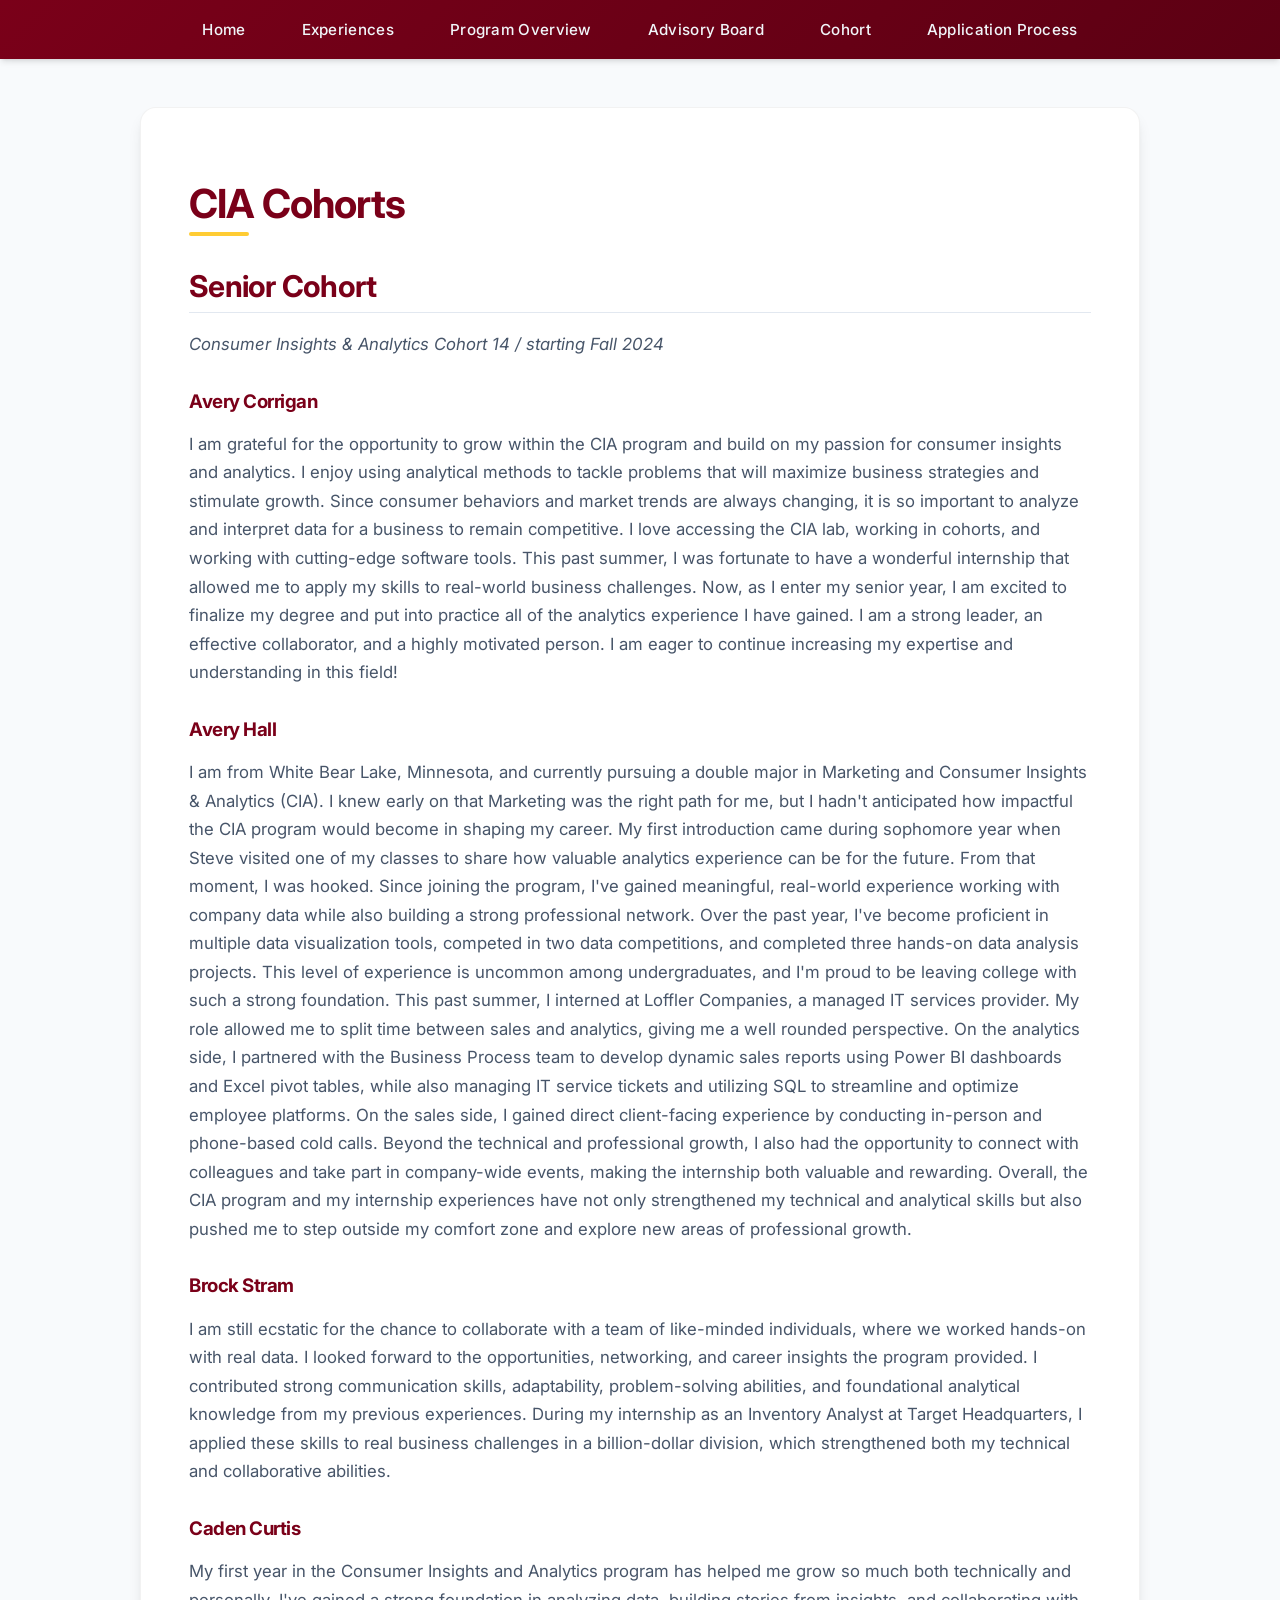
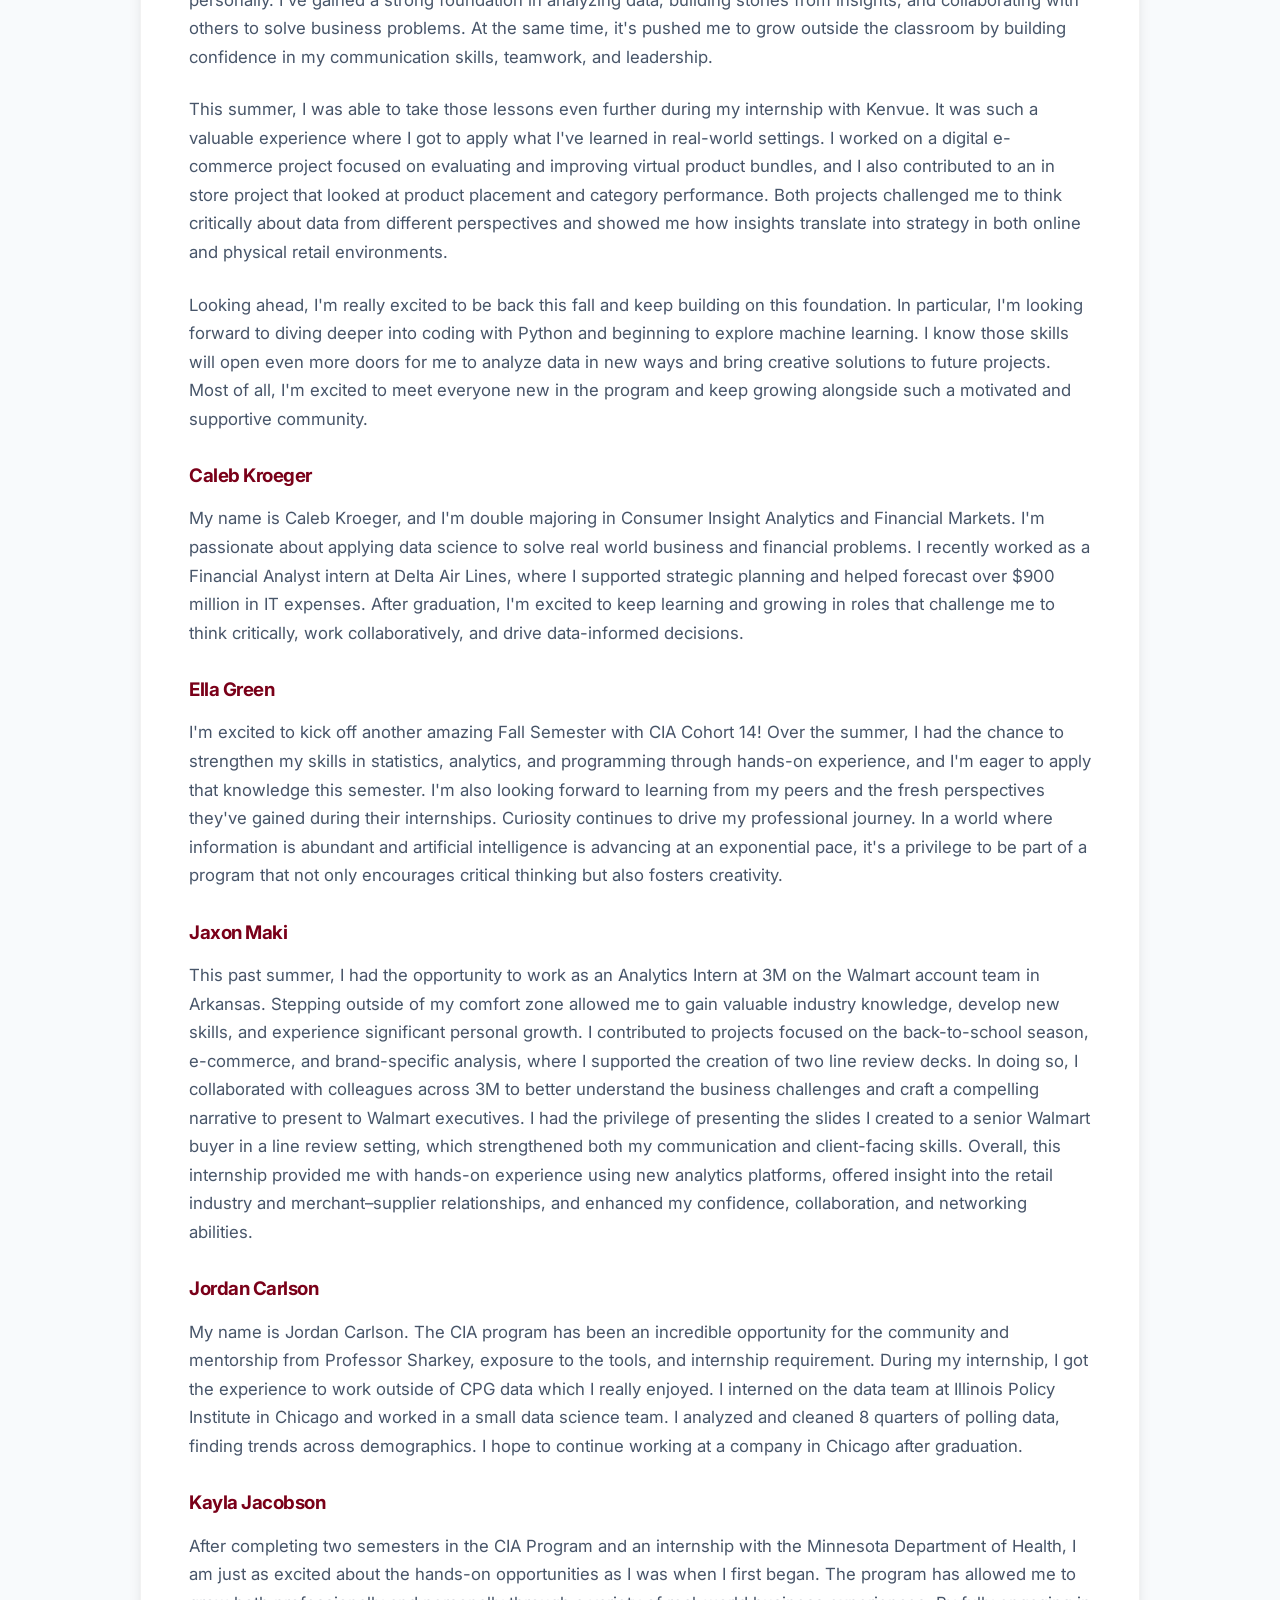
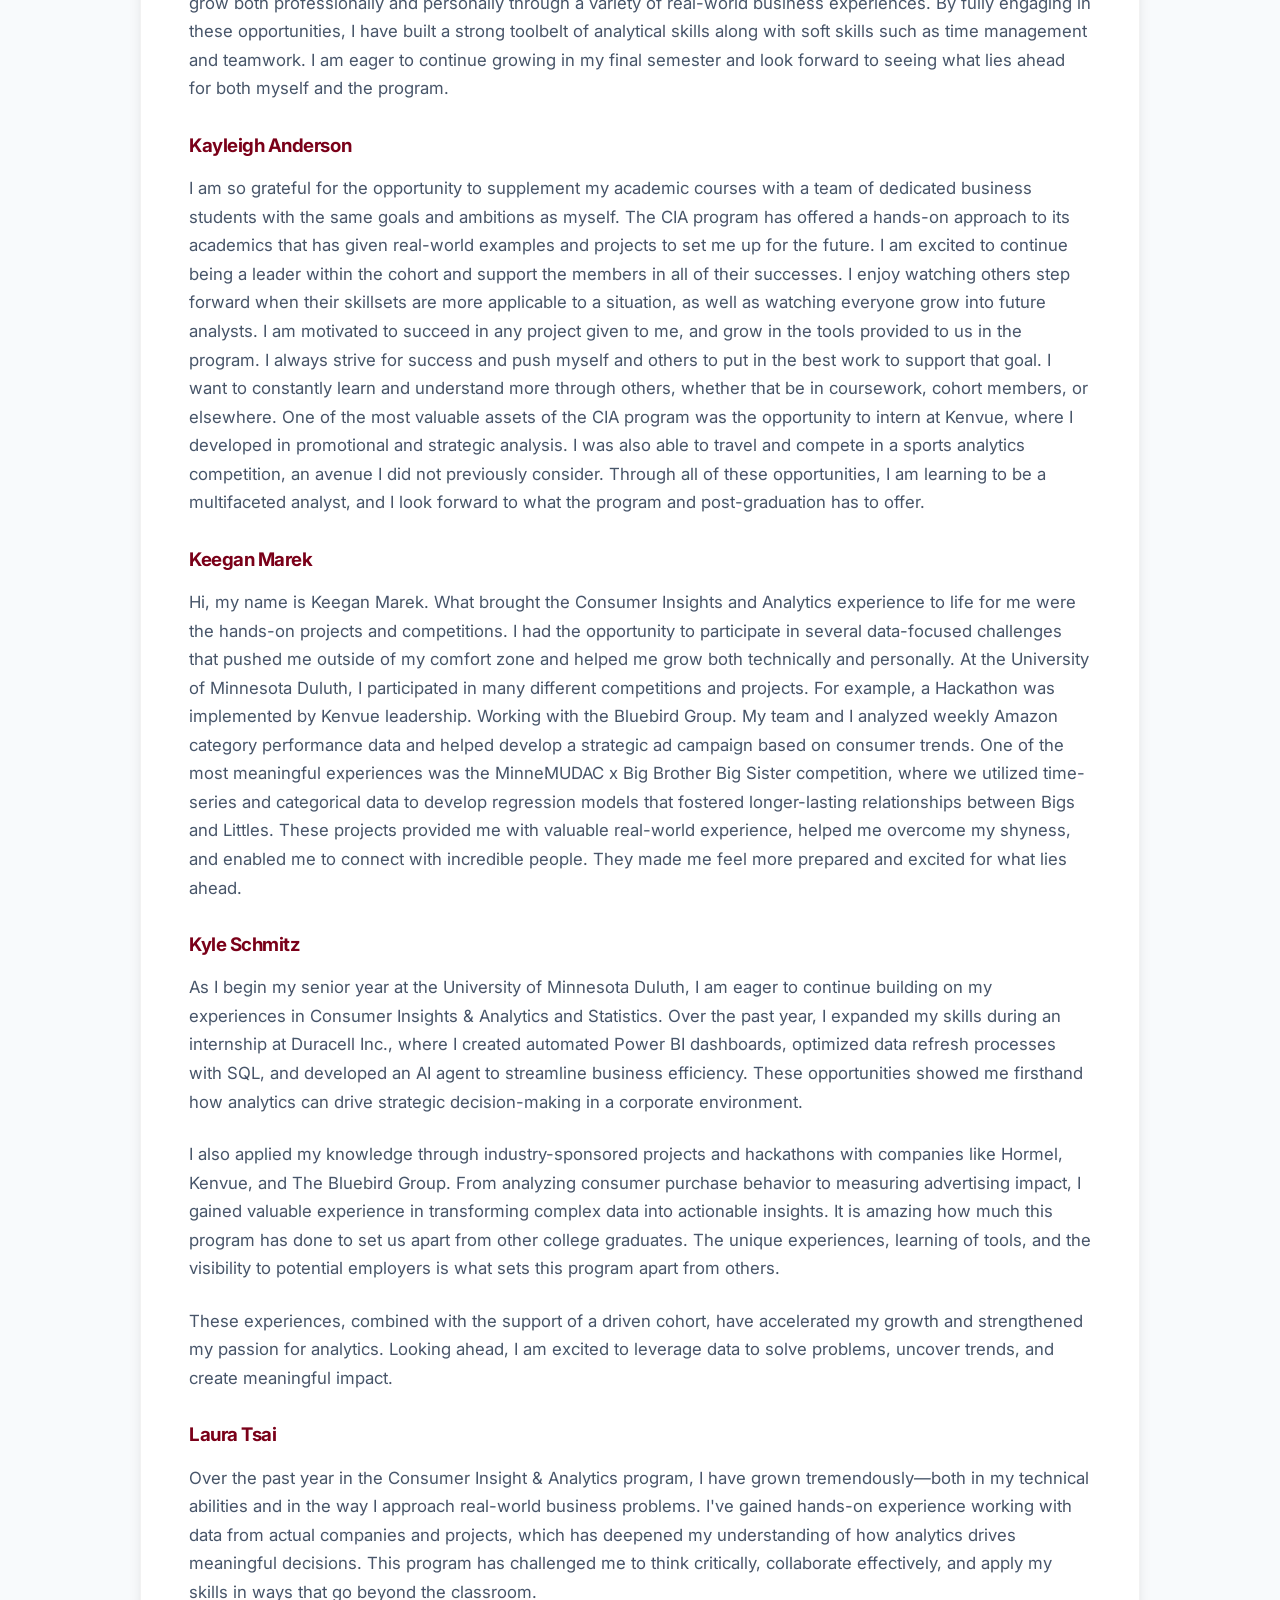
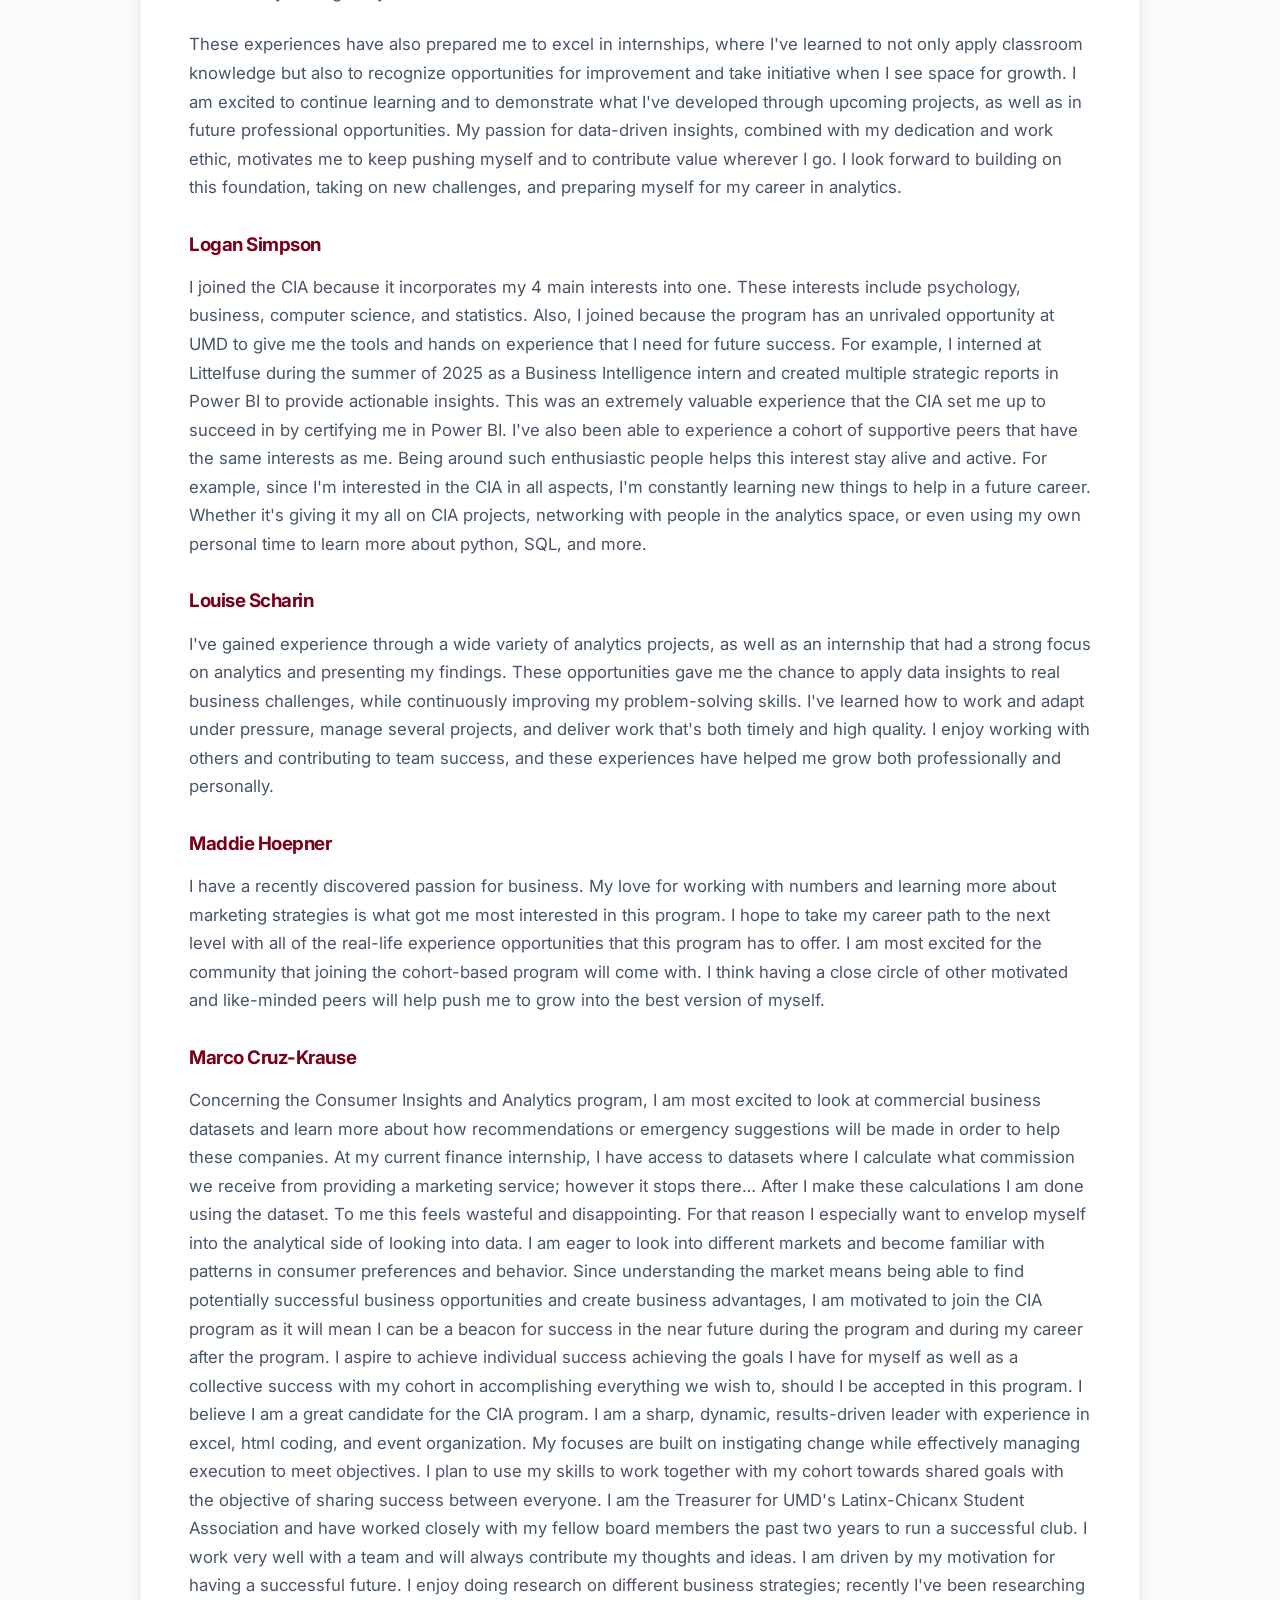
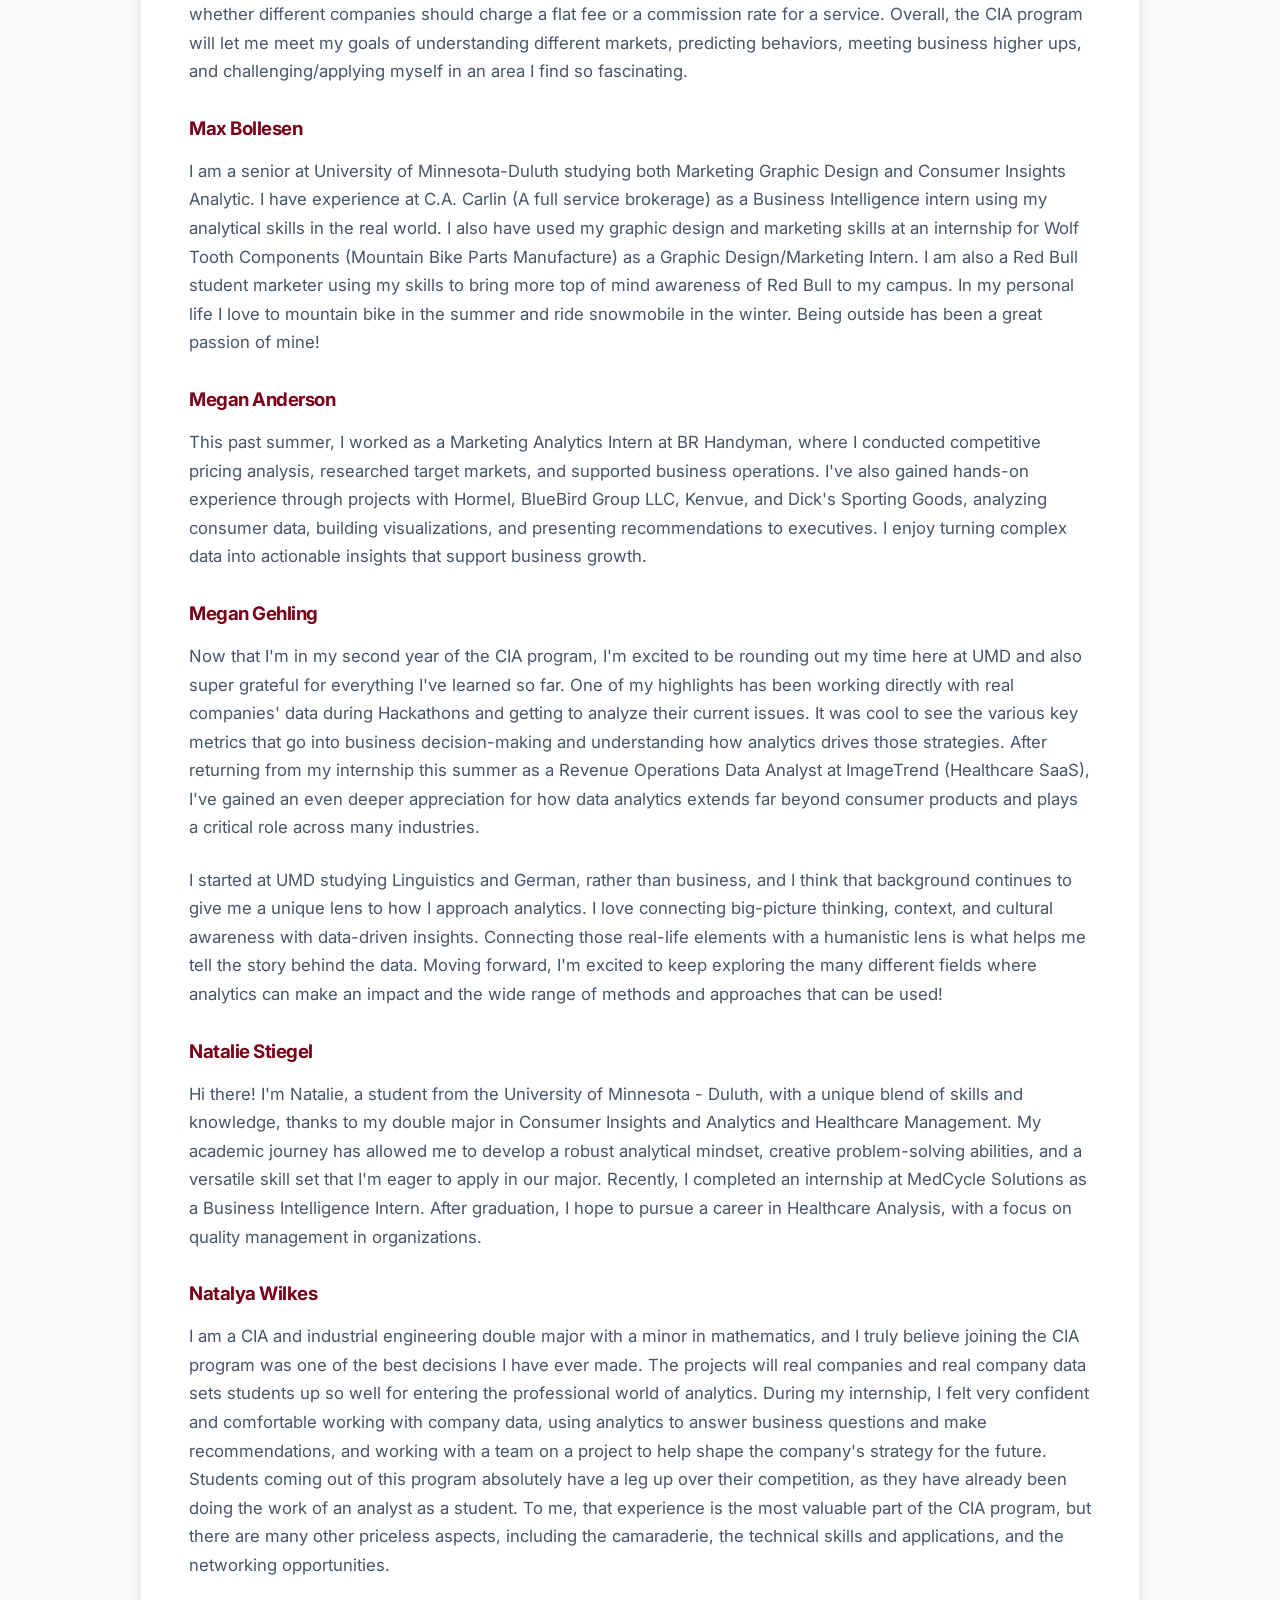
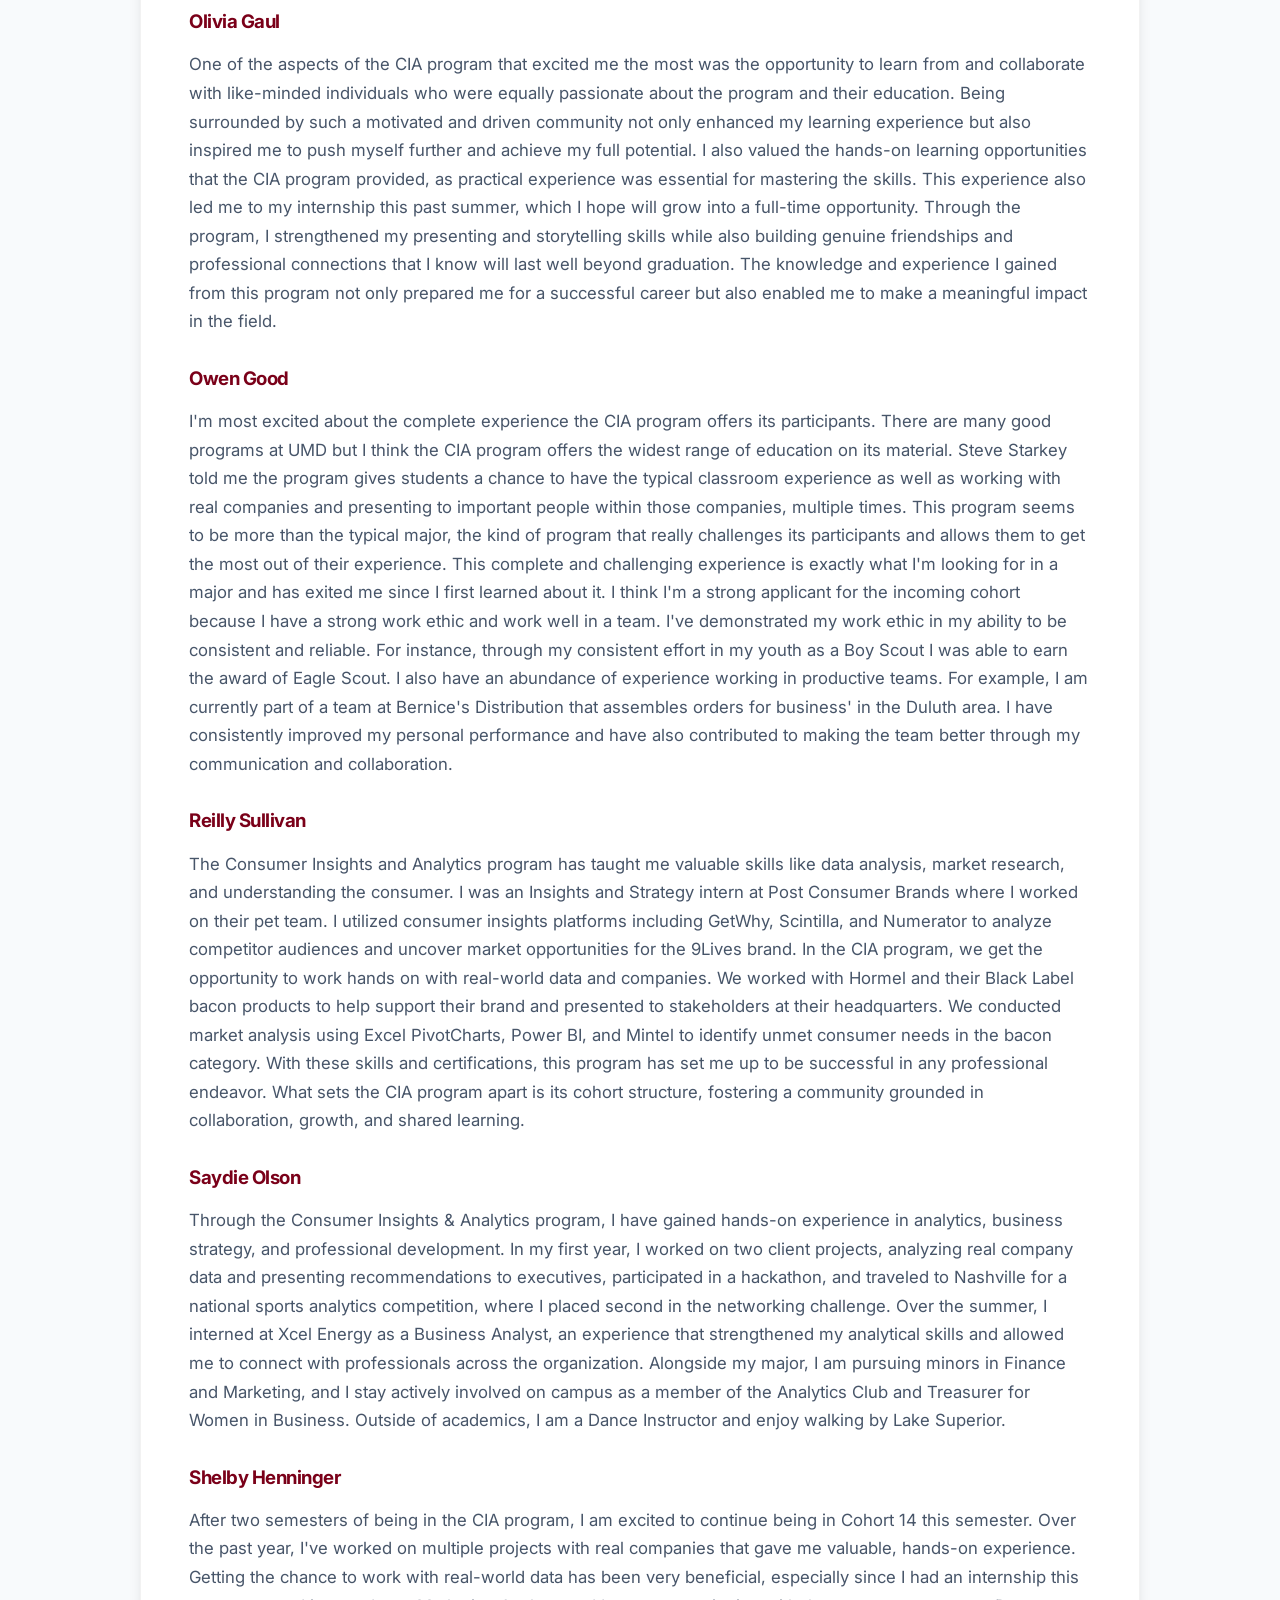
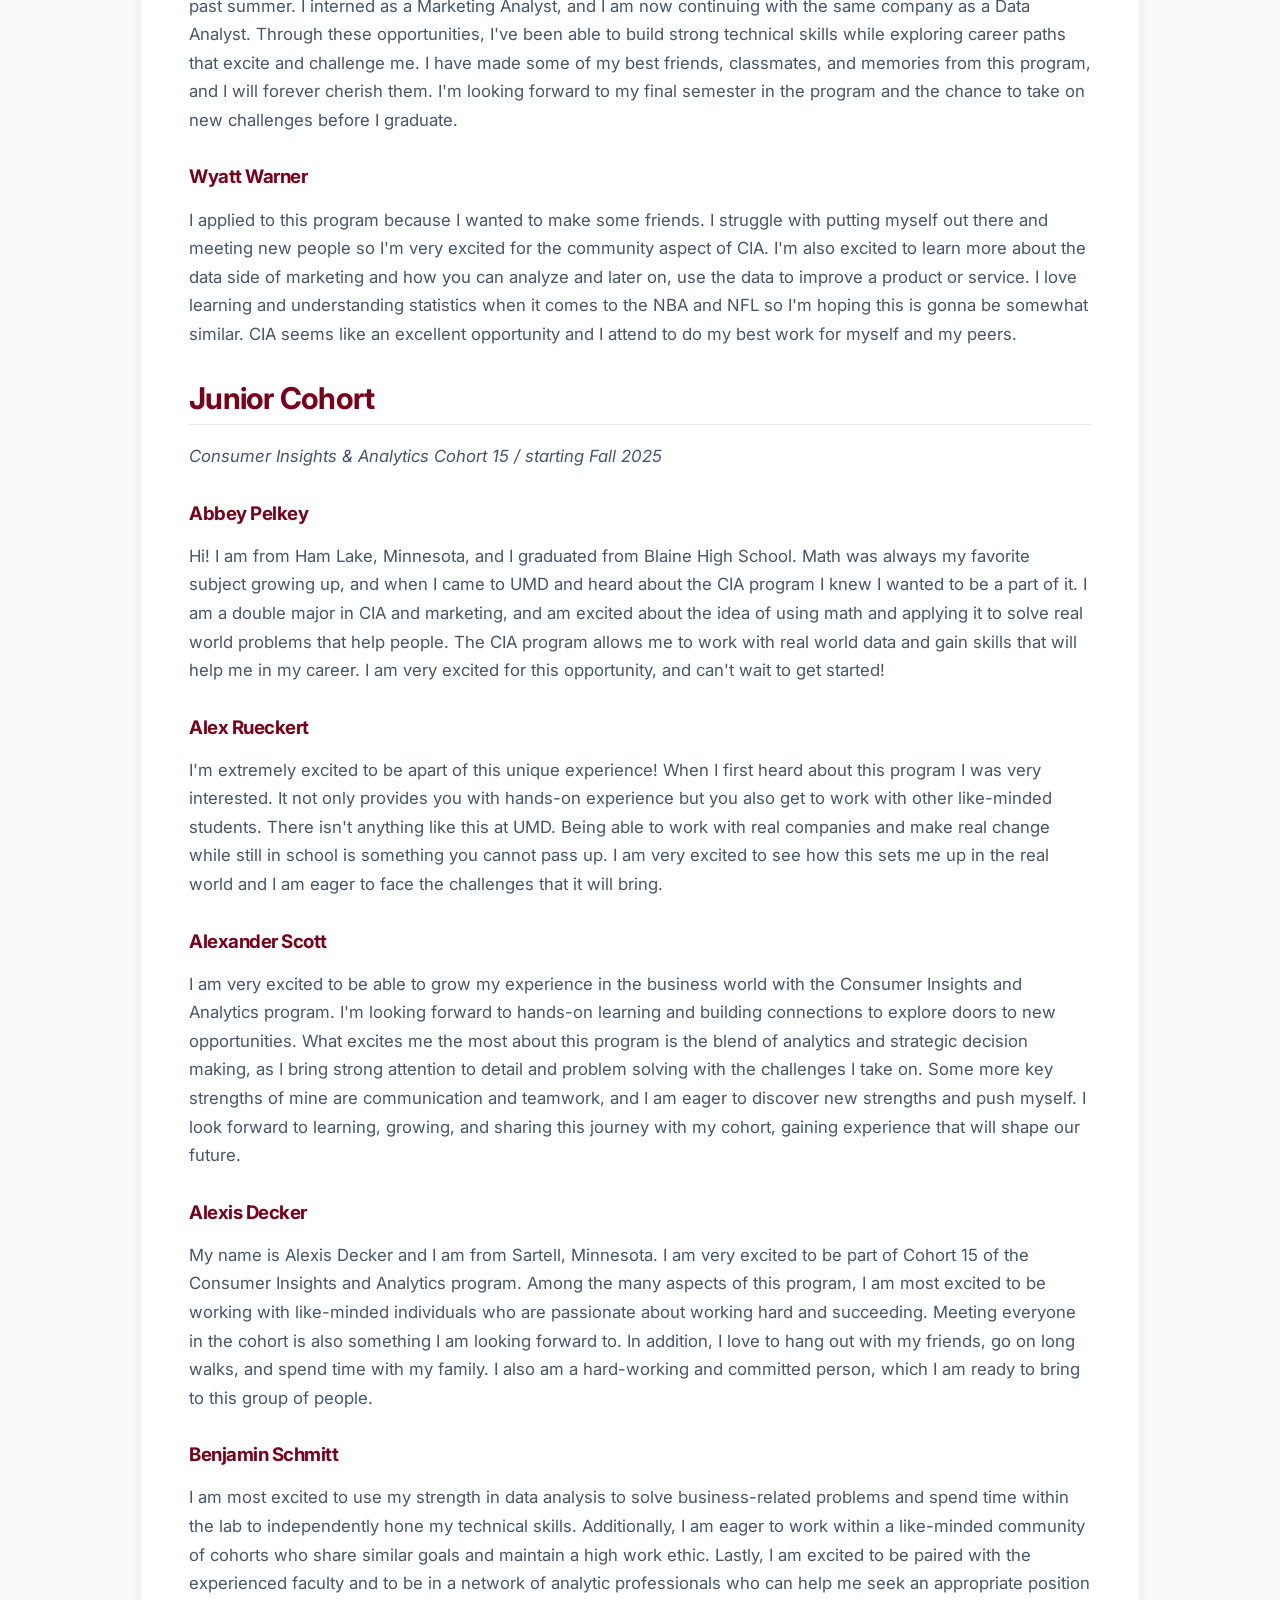
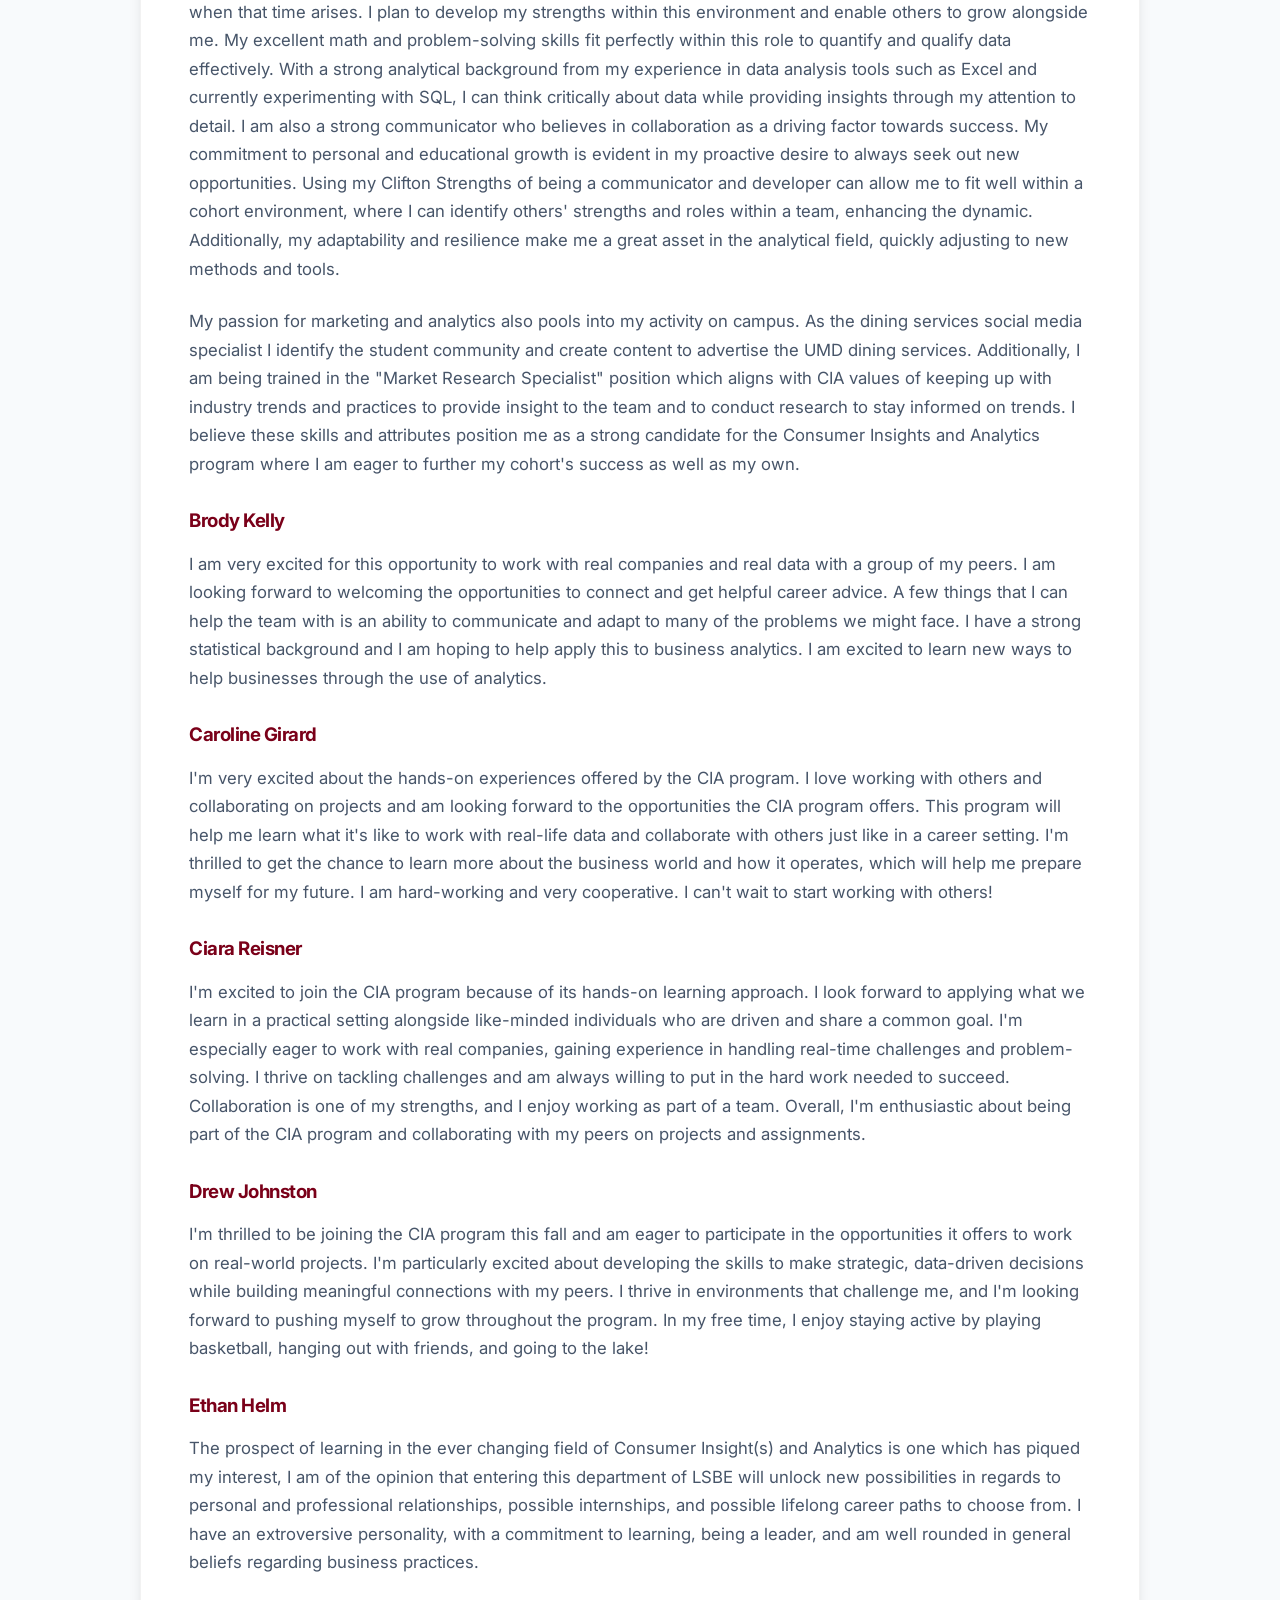
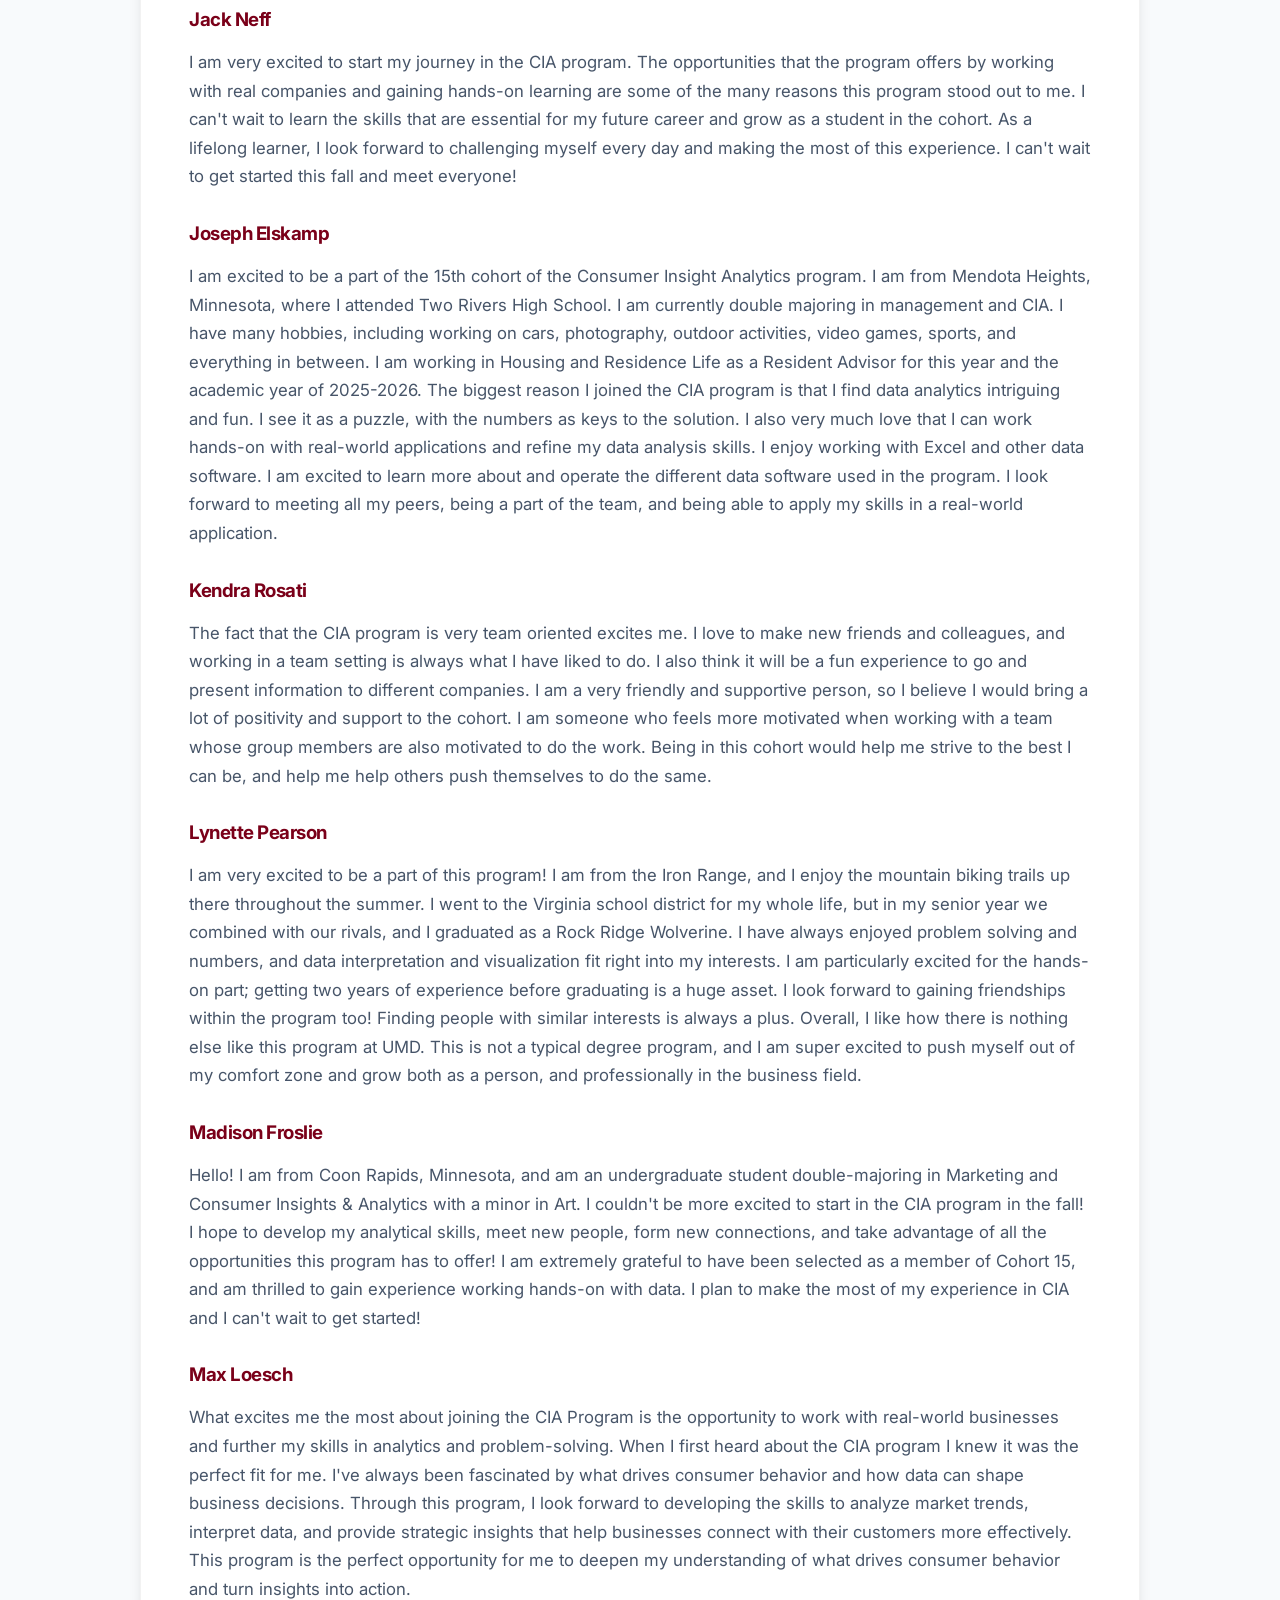
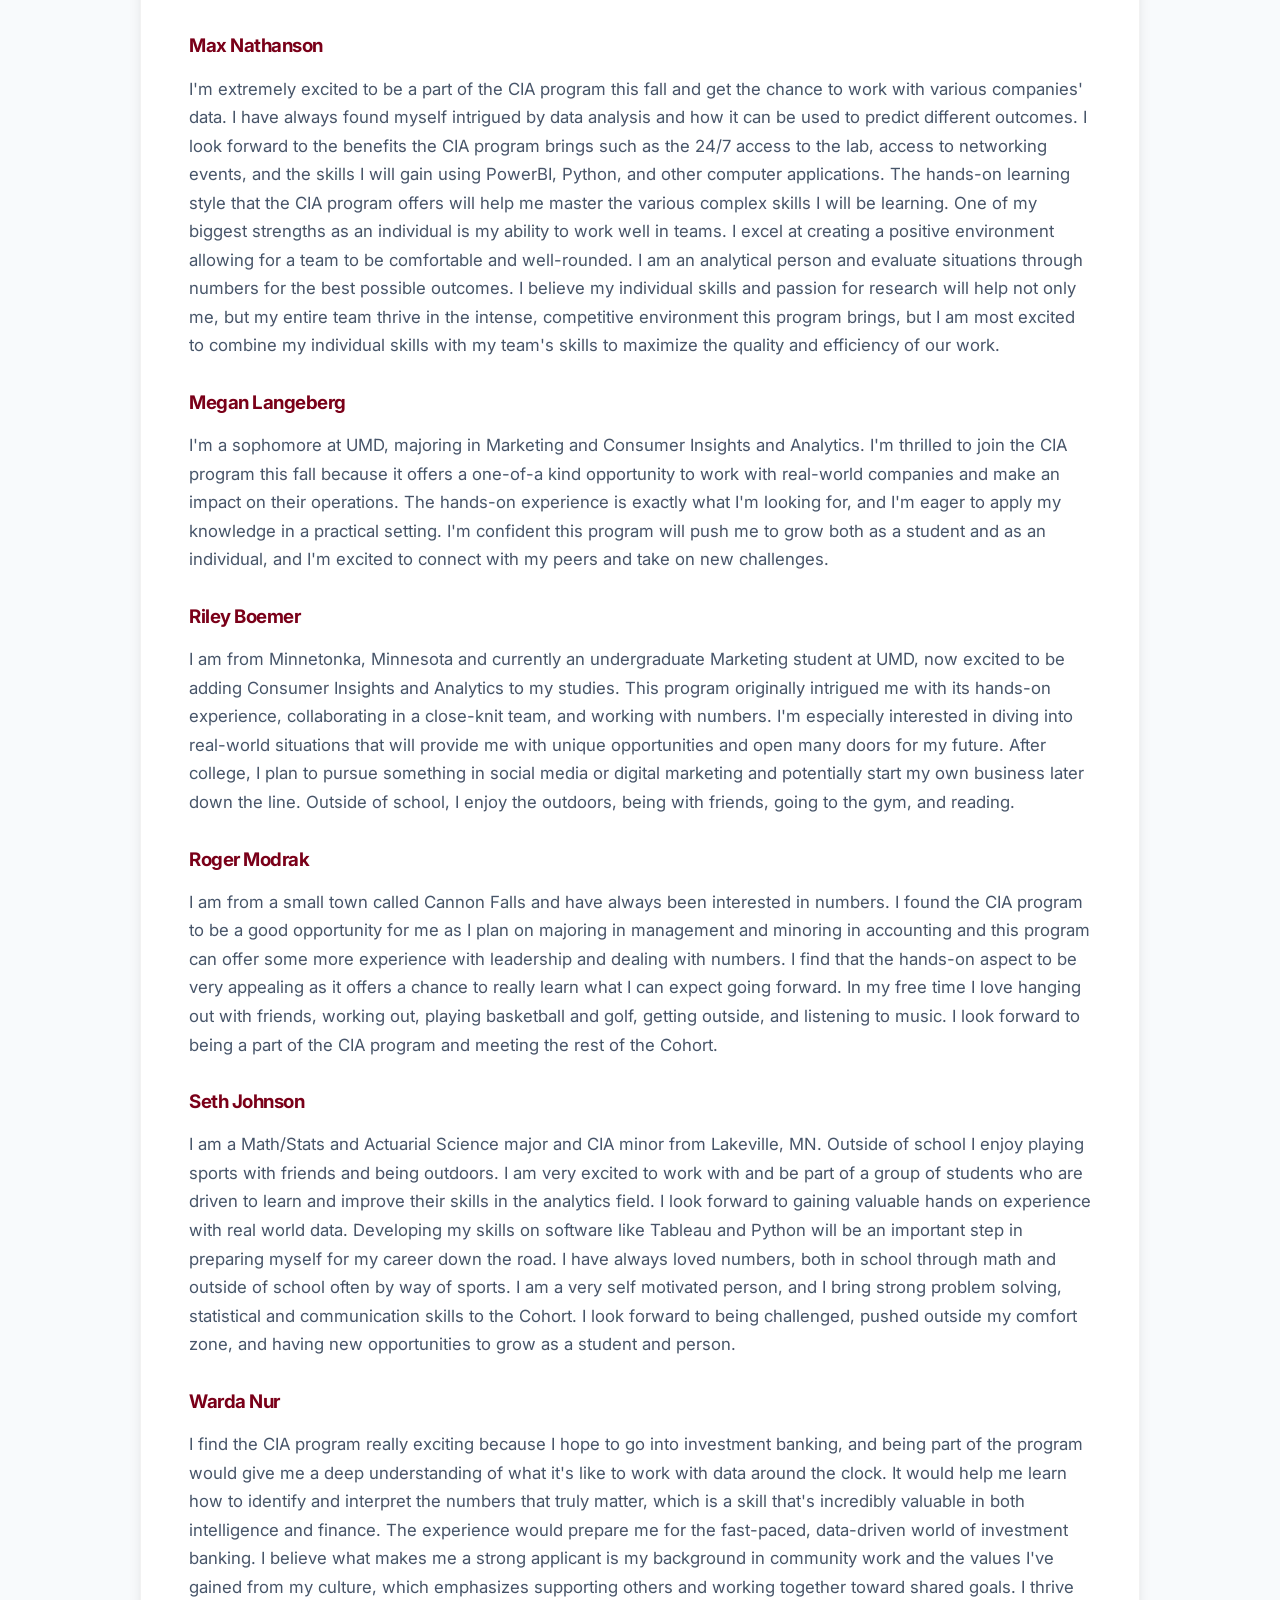
<file: cohort.html>
<!DOCTYPE html>
<html lang="en">
<head>
    <meta charset="UTF-8">
    <meta name="viewport" content="width=device-width, initial-scale=1.0">
    <title>Cohort | Consumer Insights and Analytics</title>
    <link rel="stylesheet" href="style.css">
</head>
<body>

    <header>
        <nav>
            <ul>
                <li><a href="index.html">Home</a></li>
                <li><a href="experiences.html">Experiences</a></li>
                <li><a href="overview.html">Program Overview</a></li>
                <li><a href="advisory.html">Advisory Board</a></li>
                <li><a href="cohort.html">Cohort</a></li>
                <li><a href="apply.html">Application Process</a></li>
            </ul>
        </nav>
    </header>

    <main>
        <h1>CIA Cohorts</h1>
        
        <h2>Senior Cohort</h2>
        <p><em>Consumer Insights & Analytics Cohort 14 / starting Fall 2024</em></p>
        
        <div class="cohort-bios">
            <div class="student-bio">
                <h3>Avery Corrigan</h3>
                <p>I am grateful for the opportunity to grow within the CIA program and build on my passion for consumer insights and analytics. I enjoy using analytical methods to tackle problems that will maximize business strategies and stimulate growth. Since consumer behaviors and market trends are always changing, it is so important to analyze and interpret data for a business to remain competitive. I love accessing the CIA lab, working in cohorts, and working with cutting-edge software tools. This past summer, I was fortunate to have a wonderful internship that allowed me to apply my skills to real-world business challenges. Now, as I enter my senior year, I am excited to finalize my degree and put into practice all of the analytics experience I have gained. I am a strong leader, an effective collaborator, and a highly motivated person. I am eager to continue increasing my expertise and understanding in this field!</p>
            </div>

            <div class="student-bio">
                <h3>Avery Hall</h3>
                <p>I am from White Bear Lake, Minnesota, and currently pursuing a double major in Marketing and Consumer Insights & Analytics (CIA). I knew early on that Marketing was the right path for me, but I hadn't anticipated how impactful the CIA program would become in shaping my career. My first introduction came during sophomore year when Steve visited one of my classes to share how valuable analytics experience can be for the future. From that moment, I was hooked. Since joining the program, I've gained meaningful, real-world experience working with company data while also building a strong professional network. Over the past year, I've become proficient in multiple data visualization tools, competed in two data competitions, and completed three hands-on data analysis projects. This level of experience is uncommon among undergraduates, and I'm proud to be leaving college with such a strong foundation. This past summer, I interned at Loffler Companies, a managed IT services provider. My role allowed me to split time between sales and analytics, giving me a well rounded perspective. On the analytics side, I partnered with the Business Process team to develop dynamic sales reports using Power BI dashboards and Excel pivot tables, while also managing IT service tickets and utilizing SQL to streamline and optimize employee platforms. On the sales side, I gained direct client-facing experience by conducting in-person and phone-based cold calls. Beyond the technical and professional growth, I also had the opportunity to connect with colleagues and take part in company-wide events, making the internship both valuable and rewarding. Overall, the CIA program and my internship experiences have not only strengthened my technical and analytical skills but also pushed me to step outside my comfort zone and explore new areas of professional growth.</p>
            </div>

            <div class="student-bio">
                <h3>Brock Stram</h3>
                <p>I am still ecstatic for the chance to collaborate with a team of like-minded individuals, where we worked hands-on with real data. I looked forward to the opportunities, networking, and career insights the program provided. I contributed strong communication skills, adaptability, problem-solving abilities, and foundational analytical knowledge from my previous experiences. During my internship as an Inventory Analyst at Target Headquarters, I applied these skills to real business challenges in a billion-dollar division, which strengthened both my technical and collaborative abilities.</p>
            </div>

            <div class="student-bio">
                <h3>Caden Curtis</h3>
                <p>My first year in the Consumer Insights and Analytics program has helped me grow so much both technically and personally. I've gained a strong foundation in analyzing data, building stories from insights, and collaborating with others to solve business problems. At the same time, it's pushed me to grow outside the classroom by building confidence in my communication skills, teamwork, and leadership.</p>
                <p>This summer, I was able to take those lessons even further during my internship with Kenvue. It was such a valuable experience where I got to apply what I've learned in real-world settings. I worked on a digital e-commerce project focused on evaluating and improving virtual product bundles, and I also contributed to an in store project that looked at product placement and category performance. Both projects challenged me to think critically about data from different perspectives and showed me how insights translate into strategy in both online and physical retail environments.</p>
                <p>Looking ahead, I'm really excited to be back this fall and keep building on this foundation. In particular, I'm looking forward to diving deeper into coding with Python and beginning to explore machine learning. I know those skills will open even more doors for me to analyze data in new ways and bring creative solutions to future projects. Most of all, I'm excited to meet everyone new in the program and keep growing alongside such a motivated and supportive community.</p>
            </div>

            <div class="student-bio">
                <h3>Caleb Kroeger</h3>
                <p>My name is Caleb Kroeger, and I'm double majoring in Consumer Insight Analytics and Financial Markets. I'm passionate about applying data science to solve real world business and financial problems. I recently worked as a Financial Analyst intern at Delta Air Lines, where I supported strategic planning and helped forecast over $900 million in IT expenses. After graduation, I'm excited to keep learning and growing in roles that challenge me to think critically, work collaboratively, and drive data-informed decisions.</p>
            </div>

            <div class="student-bio">
                <h3>Ella Green</h3>
                <p>I'm excited to kick off another amazing Fall Semester with CIA Cohort 14! Over the summer, I had the chance to strengthen my skills in statistics, analytics, and programming through hands-on experience, and I'm eager to apply that knowledge this semester. I'm also looking forward to learning from my peers and the fresh perspectives they've gained during their internships. Curiosity continues to drive my professional journey. In a world where information is abundant and artificial intelligence is advancing at an exponential pace, it's a privilege to be part of a program that not only encourages critical thinking but also fosters creativity.</p>
            </div>

            <div class="student-bio">
                <h3>Jaxon Maki</h3>
                <p>This past summer, I had the opportunity to work as an Analytics Intern at 3M on the Walmart account team in Arkansas. Stepping outside of my comfort zone allowed me to gain valuable industry knowledge, develop new skills, and experience significant personal growth. I contributed to projects focused on the back-to-school season, e-commerce, and brand-specific analysis, where I supported the creation of two line review decks. In doing so, I collaborated with colleagues across 3M to better understand the business challenges and craft a compelling narrative to present to Walmart executives. I had the privilege of presenting the slides I created to a senior Walmart buyer in a line review setting, which strengthened both my communication and client-facing skills. Overall, this internship provided me with hands-on experience using new analytics platforms, offered insight into the retail industry and merchant–supplier relationships, and enhanced my confidence, collaboration, and networking abilities.</p>
            </div>

            <div class="student-bio">
                <h3>Jordan Carlson</h3>
                <p>My name is Jordan Carlson. The CIA program has been an incredible opportunity for the community and mentorship from Professor Sharkey, exposure to the tools, and internship requirement. During my internship, I got the experience to work outside of CPG data which I really enjoyed. I interned on the data team at Illinois Policy Institute in Chicago and worked in a small data science team. I analyzed and cleaned 8 quarters of polling data, finding trends across demographics. I hope to continue working at a company in Chicago after graduation.</p>
            </div>

            <div class="student-bio">
                <h3>Kayla Jacobson</h3>
                <p>After completing two semesters in the CIA Program and an internship with the Minnesota Department of Health, I am just as excited about the hands-on opportunities as I was when I first began. The program has allowed me to grow both professionally and personally through a variety of real-world business experiences. By fully engaging in these opportunities, I have built a strong toolbelt of analytical skills along with soft skills such as time management and teamwork. I am eager to continue growing in my final semester and look forward to seeing what lies ahead for both myself and the program.</p>
            </div>

            <div class="student-bio">
                <h3>Kayleigh Anderson</h3>
                <p>I am so grateful for the opportunity to supplement my academic courses with a team of dedicated business students with the same goals and ambitions as myself. The CIA program has offered a hands-on approach to its academics that has given real-world examples and projects to set me up for the future. I am excited to continue being a leader within the cohort and support the members in all of their successes. I enjoy watching others step forward when their skillsets are more applicable to a situation, as well as watching everyone grow into future analysts. I am motivated to succeed in any project given to me, and grow in the tools provided to us in the program. I always strive for success and push myself and others to put in the best work to support that goal. I want to constantly learn and understand more through others, whether that be in coursework, cohort members, or elsewhere. One of the most valuable assets of the CIA program was the opportunity to intern at Kenvue, where I developed in promotional and strategic analysis. I was also able to travel and compete in a sports analytics competition, an avenue I did not previously consider. Through all of these opportunities, I am learning to be a multifaceted analyst, and I look forward to what the program and post-graduation has to offer.</p>
            </div>

            <div class="student-bio">
                <h3>Keegan Marek</h3>
                <p>Hi, my name is Keegan Marek. What brought the Consumer Insights and Analytics experience to life for me were the hands-on projects and competitions. I had the opportunity to participate in several data-focused challenges that pushed me outside of my comfort zone and helped me grow both technically and personally. At the University of Minnesota Duluth, I participated in many different competitions and projects. For example, a Hackathon was implemented by Kenvue leadership. Working with the Bluebird Group. My team and I analyzed weekly Amazon category performance data and helped develop a strategic ad campaign based on consumer trends. One of the most meaningful experiences was the MinneMUDAC x Big Brother Big Sister competition, where we utilized time-series and categorical data to develop regression models that fostered longer-lasting relationships between Bigs and Littles. These projects provided me with valuable real-world experience, helped me overcome my shyness, and enabled me to connect with incredible people. They made me feel more prepared and excited for what lies ahead.</p>
            </div>

            <div class="student-bio">
                <h3>Kyle Schmitz</h3>
                <p>As I begin my senior year at the University of Minnesota Duluth, I am eager to continue building on my experiences in Consumer Insights & Analytics and Statistics. Over the past year, I expanded my skills during an internship at Duracell Inc., where I created automated Power BI dashboards, optimized data refresh processes with SQL, and developed an AI agent to streamline business efficiency. These opportunities showed me firsthand how analytics can drive strategic decision-making in a corporate environment.</p>
                <p>I also applied my knowledge through industry-sponsored projects and hackathons with companies like Hormel, Kenvue, and The Bluebird Group. From analyzing consumer purchase behavior to measuring advertising impact, I gained valuable experience in transforming complex data into actionable insights. It is amazing how much this program has done to set us apart from other college graduates. The unique experiences, learning of tools, and the visibility to potential employers is what sets this program apart from others.</p>
                <p>These experiences, combined with the support of a driven cohort, have accelerated my growth and strengthened my passion for analytics. Looking ahead, I am excited to leverage data to solve problems, uncover trends, and create meaningful impact.</p>
            </div>

            <div class="student-bio">
                <h3>Laura Tsai</h3>
                <p>Over the past year in the Consumer Insight & Analytics program, I have grown tremendously—both in my technical abilities and in the way I approach real-world business problems. I've gained hands-on experience working with data from actual companies and projects, which has deepened my understanding of how analytics drives meaningful decisions. This program has challenged me to think critically, collaborate effectively, and apply my skills in ways that go beyond the classroom.</p>
                <p>These experiences have also prepared me to excel in internships, where I've learned to not only apply classroom knowledge but also to recognize opportunities for improvement and take initiative when I see space for growth. I am excited to continue learning and to demonstrate what I've developed through upcoming projects, as well as in future professional opportunities. My passion for data-driven insights, combined with my dedication and work ethic, motivates me to keep pushing myself and to contribute value wherever I go. I look forward to building on this foundation, taking on new challenges, and preparing myself for my career in analytics.</p>
            </div>

            <div class="student-bio">
                <h3>Logan Simpson</h3>
                <p>I joined the CIA because it incorporates my 4 main interests into one. These interests include psychology, business, computer science, and statistics. Also, I joined because the program has an unrivaled opportunity at UMD to give me the tools and hands on experience that I need for future success. For example, I interned at Littelfuse during the summer of 2025 as a Business Intelligence intern and created multiple strategic reports in Power BI to provide actionable insights. This was an extremely valuable experience that the CIA set me up to succeed in by certifying me in Power BI. I've also been able to experience a cohort of supportive peers that have the same interests as me. Being around such enthusiastic people helps this interest stay alive and active. For example, since I'm interested in the CIA in all aspects, I'm constantly learning new things to help in a future career. Whether it's giving it my all on CIA projects, networking with people in the analytics space, or even using my own personal time to learn more about python, SQL, and more.</p>
            </div>

            <div class="student-bio">
                <h3>Louise Scharin</h3>
                <p>I've gained experience through a wide variety of analytics projects, as well as an internship that had a strong focus on analytics and presenting my findings. These opportunities gave me the chance to apply data insights to real business challenges, while continuously improving my problem-solving skills. I've learned how to work and adapt under pressure, manage several projects, and deliver work that's both timely and high quality. I enjoy working with others and contributing to team success, and these experiences have helped me grow both professionally and personally.</p>
            </div>

            <div class="student-bio">
                <h3>Maddie Hoepner</h3>
                <p>I have a recently discovered passion for business. My love for working with numbers and learning more about marketing strategies is what got me most interested in this program. I hope to take my career path to the next level with all of the real-life experience opportunities that this program has to offer. I am most excited for the community that joining the cohort-based program will come with. I think having a close circle of other motivated and like-minded peers will help push me to grow into the best version of myself.</p>
            </div>

            <div class="student-bio">
                <h3>Marco Cruz-Krause</h3>
                <p>Concerning the Consumer Insights and Analytics program, I am most excited to look at commercial business datasets and learn more about how recommendations or emergency suggestions will be made in order to help these companies. At my current finance internship, I have access to datasets where I calculate what commission we receive from providing a marketing service; however it stops there… After I make these calculations I am done using the dataset. To me this feels wasteful and disappointing. For that reason I especially want to envelop myself into the analytical side of looking into data. I am eager to look into different markets and become familiar with patterns in consumer preferences and behavior. Since understanding the market means being able to find potentially successful business opportunities and create business advantages, I am motivated to join the CIA program as it will mean I can be a beacon for success in the near future during the program and during my career after the program. I aspire to achieve individual success achieving the goals I have for myself as well as a collective success with my cohort in accomplishing everything we wish to, should I be accepted in this program. I believe I am a great candidate for the CIA program. I am a sharp, dynamic, results-driven leader with experience in excel, html coding, and event organization. My focuses are built on instigating change while effectively managing execution to meet objectives. I plan to use my skills to work together with my cohort towards shared goals with the objective of sharing success between everyone. I am the Treasurer for UMD's Latinx-Chicanx Student Association and have worked closely with my fellow board members the past two years to run a successful club. I work very well with a team and will always contribute my thoughts and ideas. I am driven by my motivation for having a successful future. I enjoy doing research on different business strategies; recently I've been researching whether different companies should charge a flat fee or a commission rate for a service. Overall, the CIA program will let me meet my goals of understanding different markets, predicting behaviors, meeting business higher ups, and challenging/applying myself in an area I find so fascinating.</p>
            </div>

            <div class="student-bio">
                <h3>Max Bollesen</h3>
                <p>I am a senior at University of Minnesota-Duluth studying both Marketing Graphic Design and Consumer Insights Analytic. I have experience at C.A. Carlin (A full service brokerage) as a Business Intelligence intern using my analytical skills in the real world. I also have used my graphic design and marketing skills at an internship for Wolf Tooth Components (Mountain Bike Parts Manufacture) as a Graphic Design/Marketing Intern. I am also a Red Bull student marketer using my skills to bring more top of mind awareness of Red Bull to my campus. In my personal life I love to mountain bike in the summer and ride snowmobile in the winter. Being outside has been a great passion of mine!</p>
            </div>

            <div class="student-bio">
                <h3>Megan Anderson</h3>
                <p>This past summer, I worked as a Marketing Analytics Intern at BR Handyman, where I conducted competitive pricing analysis, researched target markets, and supported business operations. I've also gained hands-on experience through projects with Hormel, BlueBird Group LLC, Kenvue, and Dick's Sporting Goods, analyzing consumer data, building visualizations, and presenting recommendations to executives. I enjoy turning complex data into actionable insights that support business growth.</p>
            </div>

            <div class="student-bio">
                <h3>Megan Gehling</h3>
                <p>Now that I'm in my second year of the CIA program, I'm excited to be rounding out my time here at UMD and also super grateful for everything I've learned so far. One of my highlights has been working directly with real companies' data during Hackathons and getting to analyze their current issues. It was cool to see the various key metrics that go into business decision-making and understanding how analytics drives those strategies. After returning from my internship this summer as a Revenue Operations Data Analyst at ImageTrend (Healthcare SaaS), I've gained an even deeper appreciation for how data analytics extends far beyond consumer products and plays a critical role across many industries.</p>
                <p>I started at UMD studying Linguistics and German, rather than business, and I think that background continues to give me a unique lens to how I approach analytics. I love connecting big-picture thinking, context, and cultural awareness with data-driven insights. Connecting those real-life elements with a humanistic lens is what helps me tell the story behind the data. Moving forward, I'm excited to keep exploring the many different fields where analytics can make an impact and the wide range of methods and approaches that can be used!</p>
            </div>

            <div class="student-bio">
                <h3>Natalie Stiegel</h3>
                <p>Hi there! I'm Natalie, a student from the University of Minnesota - Duluth, with a unique blend of skills and knowledge, thanks to my double major in Consumer Insights and Analytics and Healthcare Management. My academic journey has allowed me to develop a robust analytical mindset, creative problem-solving abilities, and a versatile skill set that I'm eager to apply in our major. Recently, I completed an internship at MedCycle Solutions as a Business Intelligence Intern. After graduation, I hope to pursue a career in Healthcare Analysis, with a focus on quality management in organizations.</p>
            </div>

            <div class="student-bio">
                <h3>Natalya Wilkes</h3>
                <p>I am a CIA and industrial engineering double major with a minor in mathematics, and I truly believe joining the CIA program was one of the best decisions I have ever made. The projects will real companies and real company data sets students up so well for entering the professional world of analytics. During my internship, I felt very confident and comfortable working with company data, using analytics to answer business questions and make recommendations, and working with a team on a project to help shape the company's strategy for the future. Students coming out of this program absolutely have a leg up over their competition, as they have already been doing the work of an analyst as a student. To me, that experience is the most valuable part of the CIA program, but there are many other priceless aspects, including the camaraderie, the technical skills and applications, and the networking opportunities.</p>
            </div>

            <div class="student-bio">
                <h3>Olivia Gaul</h3>
                <p>One of the aspects of the CIA program that excited me the most was the opportunity to learn from and collaborate with like-minded individuals who were equally passionate about the program and their education. Being surrounded by such a motivated and driven community not only enhanced my learning experience but also inspired me to push myself further and achieve my full potential. I also valued the hands-on learning opportunities that the CIA program provided, as practical experience was essential for mastering the skills. This experience also led me to my internship this past summer, which I hope will grow into a full-time opportunity. Through the program, I strengthened my presenting and storytelling skills while also building genuine friendships and professional connections that I know will last well beyond graduation. The knowledge and experience I gained from this program not only prepared me for a successful career but also enabled me to make a meaningful impact in the field.</p>
            </div>

            <div class="student-bio">
                <h3>Owen Good</h3>
                <p>I'm most excited about the complete experience the CIA program offers its participants. There are many good programs at UMD but I think the CIA program offers the widest range of education on its material. Steve Starkey told me the program gives students a chance to have the typical classroom experience as well as working with real companies and presenting to important people within those companies, multiple times. This program seems to be more than the typical major, the kind of program that really challenges its participants and allows them to get the most out of their experience. This complete and challenging experience is exactly what I'm looking for in a major and has exited me since I first learned about it. I think I'm a strong applicant for the incoming cohort because I have a strong work ethic and work well in a team. I've demonstrated my work ethic in my ability to be consistent and reliable. For instance, through my consistent effort in my youth as a Boy Scout I was able to earn the award of Eagle Scout. I also have an abundance of experience working in productive teams. For example, I am currently part of a team at Bernice's Distribution that assembles orders for business' in the Duluth area. I have consistently improved my personal performance and have also contributed to making the team better through my communication and collaboration.</p>
            </div>

            <div class="student-bio">
                <h3>Reilly Sullivan</h3>
                <p>The Consumer Insights and Analytics program has taught me valuable skills like data analysis, market research, and understanding the consumer. I was an Insights and Strategy intern at Post Consumer Brands where I worked on their pet team. I utilized consumer insights platforms including GetWhy, Scintilla, and Numerator to analyze competitor audiences and uncover market opportunities for the 9Lives brand. In the CIA program, we get the opportunity to work hands on with real-world data and companies. We worked with Hormel and their Black Label bacon products to help support their brand and presented to stakeholders at their headquarters. We conducted market analysis using Excel PivotCharts, Power BI, and Mintel to identify unmet consumer needs in the bacon category. With these skills and certifications, this program has set me up to be successful in any professional endeavor. What sets the CIA program apart is its cohort structure, fostering a community grounded in collaboration, growth, and shared learning.</p>
            </div>

            <div class="student-bio">
                <h3>Saydie Olson</h3>
                <p>Through the Consumer Insights & Analytics program, I have gained hands-on experience in analytics, business strategy, and professional development. In my first year, I worked on two client projects, analyzing real company data and presenting recommendations to executives, participated in a hackathon, and traveled to Nashville for a national sports analytics competition, where I placed second in the networking challenge. Over the summer, I interned at Xcel Energy as a Business Analyst, an experience that strengthened my analytical skills and allowed me to connect with professionals across the organization. Alongside my major, I am pursuing minors in Finance and Marketing, and I stay actively involved on campus as a member of the Analytics Club and Treasurer for Women in Business. Outside of academics, I am a Dance Instructor and enjoy walking by Lake Superior.</p>
            </div>

            <div class="student-bio">
                <h3>Shelby Henninger</h3>
                <p>After two semesters of being in the CIA program, I am excited to continue being in Cohort 14 this semester. Over the past year, I've worked on multiple projects with real companies that gave me valuable, hands-on experience. Getting the chance to work with real-world data has been very beneficial, especially since I had an internship this past summer. I interned as a Marketing Analyst, and I am now continuing with the same company as a Data Analyst. Through these opportunities, I've been able to build strong technical skills while exploring career paths that excite and challenge me. I have made some of my best friends, classmates, and memories from this program, and I will forever cherish them. I'm looking forward to my final semester in the program and the chance to take on new challenges before I graduate.</p>
            </div>

            <div class="student-bio">
                <h3>Wyatt Warner</h3>
                <p>I applied to this program because I wanted to make some friends. I struggle with putting myself out there and meeting new people so I'm very excited for the community aspect of CIA. I'm also excited to learn more about the data side of marketing and how you can analyze and later on, use the data to improve a product or service. I love learning and understanding statistics when it comes to the NBA and NFL so I'm hoping this is gonna be somewhat similar. CIA seems like an excellent opportunity and I attend to do my best work for myself and my peers.</p>
            </div>
        </div>

        <h2>Junior Cohort</h2>
        <p><em>Consumer Insights & Analytics Cohort 15 / starting Fall 2025</em></p>
        
        <div class="cohort-bios">
            <div class="student-bio">
                <h3>Abbey Pelkey</h3>
                <p>Hi! I am from Ham Lake, Minnesota, and I graduated from Blaine High School. Math was always my favorite subject growing up, and when I came to UMD and heard about the CIA program I knew I wanted to be a part of it. I am a double major in CIA and marketing, and am excited about the idea of using math and applying it to solve real world problems that help people. The CIA program allows me to work with real world data and gain skills that will help me in my career. I am very excited for this opportunity, and can't wait to get started!</p>
            </div>

            <div class="student-bio">
                <h3>Alex Rueckert</h3>
                <p>I'm extremely excited to be apart of this unique experience! When I first heard about this program I was very interested. It not only provides you with hands-on experience but you also get to work with other like-minded students. There isn't anything like this at UMD. Being able to work with real companies and make real change while still in school is something you cannot pass up. I am very excited to see how this sets me up in the real world and I am eager to face the challenges that it will bring.</p>
            </div>

            <div class="student-bio">
                <h3>Alexander Scott</h3>
                <p>I am very excited to be able to grow my experience in the business world with the Consumer Insights and Analytics program. I'm looking forward to hands-on learning and building connections to explore doors to new opportunities. What excites me the most about this program is the blend of analytics and strategic decision making, as I bring strong attention to detail and problem solving with the challenges I take on. Some more key strengths of mine are communication and teamwork, and I am eager to discover new strengths and push myself. I look forward to learning, growing, and sharing this journey with my cohort, gaining experience that will shape our future.</p>
            </div>

            <div class="student-bio">
                <h3>Alexis Decker</h3>
                <p>My name is Alexis Decker and I am from Sartell, Minnesota. I am very excited to be part of Cohort 15 of the Consumer Insights and Analytics program. Among the many aspects of this program, I am most excited to be working with like-minded individuals who are passionate about working hard and succeeding. Meeting everyone in the cohort is also something I am looking forward to. In addition, I love to hang out with my friends, go on long walks, and spend time with my family. I also am a hard-working and committed person, which I am ready to bring to this group of people.</p>
            </div>

            <div class="student-bio">
                <h3>Benjamin Schmitt</h3>
                <p>I am most excited to use my strength in data analysis to solve business-related problems and spend time within the lab to independently hone my technical skills. Additionally, I am eager to work within a like-minded community of cohorts who share similar goals and maintain a high work ethic. Lastly, I am excited to be paired with the experienced faculty and to be in a network of analytic professionals who can help me seek an appropriate position when that time arises. I plan to develop my strengths within this environment and enable others to grow alongside me. My excellent math and problem-solving skills fit perfectly within this role to quantify and qualify data effectively. With a strong analytical background from my experience in data analysis tools such as Excel and currently experimenting with SQL, I can think critically about data while providing insights through my attention to detail. I am also a strong communicator who believes in collaboration as a driving factor towards success. My commitment to personal and educational growth is evident in my proactive desire to always seek out new opportunities. Using my Clifton Strengths of being a communicator and developer can allow me to fit well within a cohort environment, where I can identify others' strengths and roles within a team, enhancing the dynamic. Additionally, my adaptability and resilience make me a great asset in the analytical field, quickly adjusting to new methods and tools.</p>
                <p>My passion for marketing and analytics also pools into my activity on campus. As the dining services social media specialist I identify the student community and create content to advertise the UMD dining services. Additionally, I am being trained in the "Market Research Specialist" position which aligns with CIA values of keeping up with industry trends and practices to provide insight to the team and to conduct research to stay informed on trends. I believe these skills and attributes position me as a strong candidate for the Consumer Insights and Analytics program where I am eager to further my cohort's success as well as my own.</p>
            </div>

            <div class="student-bio">
                <h3>Brody Kelly</h3>
                <p>I am very excited for this opportunity to work with real companies and real data with a group of my peers. I am looking forward to welcoming the opportunities to connect and get helpful career advice. A few things that I can help the team with is an ability to communicate and adapt to many of the problems we might face. I have a strong statistical background and I am hoping to help apply this to business analytics. I am excited to learn new ways to help businesses through the use of analytics.</p>
            </div>

            <div class="student-bio">
                <h3>Caroline Girard</h3>
                <p>I'm very excited about the hands-on experiences offered by the CIA program. I love working with others and collaborating on projects and am looking forward to the opportunities the CIA program offers. This program will help me learn what it's like to work with real-life data and collaborate with others just like in a career setting. I'm thrilled to get the chance to learn more about the business world and how it operates, which will help me prepare myself for my future. I am hard-working and very cooperative. I can't wait to start working with others!</p>
            </div>

            <div class="student-bio">
                <h3>Ciara Reisner</h3>
                <p>I'm excited to join the CIA program because of its hands-on learning approach. I look forward to applying what we learn in a practical setting alongside like-minded individuals who are driven and share a common goal. I'm especially eager to work with real companies, gaining experience in handling real-time challenges and problem-solving. I thrive on tackling challenges and am always willing to put in the hard work needed to succeed. Collaboration is one of my strengths, and I enjoy working as part of a team. Overall, I'm enthusiastic about being part of the CIA program and collaborating with my peers on projects and assignments.</p>
            </div>

            <div class="student-bio">
                <h3>Drew Johnston</h3>
                <p>I'm thrilled to be joining the CIA program this fall and am eager to participate in the opportunities it offers to work on real-world projects. I'm particularly excited about developing the skills to make strategic, data-driven decisions while building meaningful connections with my peers. I thrive in environments that challenge me, and I'm looking forward to pushing myself to grow throughout the program. In my free time, I enjoy staying active by playing basketball, hanging out with friends, and going to the lake!</p>
            </div>

            <div class="student-bio">
                <h3>Ethan Helm</h3>
                <p>The prospect of learning in the ever changing field of Consumer Insight(s) and Analytics is one which has piqued my interest, I am of the opinion that entering this department of LSBE will unlock new possibilities in regards to personal and professional relationships, possible internships, and possible lifelong career paths to choose from. I have an extroversive personality, with a commitment to learning, being a leader, and am well rounded in general beliefs regarding business practices.</p>
            </div>

            <div class="student-bio">
                <h3>Jack Neff</h3>
                <p>I am very excited to start my journey in the CIA program. The opportunities that the program offers by working with real companies and gaining hands-on learning are some of the many reasons this program stood out to me. I can't wait to learn the skills that are essential for my future career and grow as a student in the cohort. As a lifelong learner, I look forward to challenging myself every day and making the most of this experience. I can't wait to get started this fall and meet everyone!</p>
            </div>

            <div class="student-bio">
                <h3>Joseph Elskamp</h3>
                <p>I am excited to be a part of the 15th cohort of the Consumer Insight Analytics program. I am from Mendota Heights, Minnesota, where I attended Two Rivers High School. I am currently double majoring in management and CIA. I have many hobbies, including working on cars, photography, outdoor activities, video games, sports, and everything in between. I am working in Housing and Residence Life as a Resident Advisor for this year and the academic year of 2025-2026. The biggest reason I joined the CIA program is that I find data analytics intriguing and fun. I see it as a puzzle, with the numbers as keys to the solution. I also very much love that I can work hands-on with real-world applications and refine my data analysis skills. I enjoy working with Excel and other data software. I am excited to learn more about and operate the different data software used in the program. I look forward to meeting all my peers, being a part of the team, and being able to apply my skills in a real-world application.</p>
            </div>

            <div class="student-bio">
                <h3>Kendra Rosati</h3>
                <p>The fact that the CIA program is very team oriented excites me. I love to make new friends and colleagues, and working in a team setting is always what I have liked to do. I also think it will be a fun experience to go and present information to different companies. I am a very friendly and supportive person, so I believe I would bring a lot of positivity and support to the cohort. I am someone who feels more motivated when working with a team whose group members are also motivated to do the work. Being in this cohort would help me strive to the best I can be, and help me help others push themselves to do the same.</p>
            </div>

            <div class="student-bio">
                <h3>Lynette Pearson</h3>
                <p>I am very excited to be a part of this program! I am from the Iron Range, and I enjoy the mountain biking trails up there throughout the summer. I went to the Virginia school district for my whole life, but in my senior year we combined with our rivals, and I graduated as a Rock Ridge Wolverine. I have always enjoyed problem solving and numbers, and data interpretation and visualization fit right into my interests. I am particularly excited for the hands-on part; getting two years of experience before graduating is a huge asset. I look forward to gaining friendships within the program too! Finding people with similar interests is always a plus. Overall, I like how there is nothing else like this program at UMD. This is not a typical degree program, and I am super excited to push myself out of my comfort zone and grow both as a person, and professionally in the business field.</p>
            </div>

            <div class="student-bio">
                <h3>Madison Froslie</h3>
                <p>Hello! I am from Coon Rapids, Minnesota, and am an undergraduate student double-majoring in Marketing and Consumer Insights & Analytics with a minor in Art. I couldn't be more excited to start in the CIA program in the fall! I hope to develop my analytical skills, meet new people, form new connections, and take advantage of all the opportunities this program has to offer! I am extremely grateful to have been selected as a member of Cohort 15, and am thrilled to gain experience working hands-on with data. I plan to make the most of my experience in CIA and I can't wait to get started!</p>
            </div>

            <div class="student-bio">
                <h3>Max Loesch</h3>
                <p>What excites me the most about joining the CIA Program is the opportunity to work with real-world businesses and further my skills in analytics and problem-solving. When I first heard about the CIA program I knew it was the perfect fit for me. I've always been fascinated by what drives consumer behavior and how data can shape business decisions. Through this program, I look forward to developing the skills to analyze market trends, interpret data, and provide strategic insights that help businesses connect with their customers more effectively. This program is the perfect opportunity for me to deepen my understanding of what drives consumer behavior and turn insights into action.</p>
            </div>

            <div class="student-bio">
                <h3>Max Nathanson</h3>
                <p>I'm extremely excited to be a part of the CIA program this fall and get the chance to work with various companies' data. I have always found myself intrigued by data analysis and how it can be used to predict different outcomes. I look forward to the benefits the CIA program brings such as the 24/7 access to the lab, access to networking events, and the skills I will gain using PowerBI, Python, and other computer applications. The hands-on learning style that the CIA program offers will help me master the various complex skills I will be learning. One of my biggest strengths as an individual is my ability to work well in teams. I excel at creating a positive environment allowing for a team to be comfortable and well-rounded. I am an analytical person and evaluate situations through numbers for the best possible outcomes. I believe my individual skills and passion for research will help not only me, but my entire team thrive in the intense, competitive environment this program brings, but I am most excited to combine my individual skills with my team's skills to maximize the quality and efficiency of our work.</p>
            </div>

            <div class="student-bio">
                <h3>Megan Langeberg</h3>
                <p>I'm a sophomore at UMD, majoring in Marketing and Consumer Insights and Analytics. I'm thrilled to join the CIA program this fall because it offers a one-of-a kind opportunity to work with real-world companies and make an impact on their operations. The hands-on experience is exactly what I'm looking for, and I'm eager to apply my knowledge in a practical setting. I'm confident this program will push me to grow both as a student and as an individual, and I'm excited to connect with my peers and take on new challenges.</p>
            </div>

            <div class="student-bio">
                <h3>Riley Boemer</h3>
                <p>I am from Minnetonka, Minnesota and currently an undergraduate Marketing student at UMD, now excited to be adding Consumer Insights and Analytics to my studies. This program originally intrigued me with its hands-on experience, collaborating in a close-knit team, and working with numbers. I'm especially interested in diving into real-world situations that will provide me with unique opportunities and open many doors for my future. After college, I plan to pursue something in social media or digital marketing and potentially start my own business later down the line. Outside of school, I enjoy the outdoors, being with friends, going to the gym, and reading.</p>
            </div>

            <div class="student-bio">
                <h3>Roger Modrak</h3>
                <p>I am from a small town called Cannon Falls and have always been interested in numbers. I found the CIA program to be a good opportunity for me as I plan on majoring in management and minoring in accounting and this program can offer some more experience with leadership and dealing with numbers. I find that the hands-on aspect to be very appealing as it offers a chance to really learn what I can expect going forward. In my free time I love hanging out with friends, working out, playing basketball and golf, getting outside, and listening to music. I look forward to being a part of the CIA program and meeting the rest of the Cohort.</p>
            </div>

            <div class="student-bio">
                <h3>Seth Johnson</h3>
                <p>I am a Math/Stats and Actuarial Science major and CIA minor from Lakeville, MN. Outside of school I enjoy playing sports with friends and being outdoors. I am very excited to work with and be part of a group of students who are driven to learn and improve their skills in the analytics field. I look forward to gaining valuable hands on experience with real world data. Developing my skills on software like Tableau and Python will be an important step in preparing myself for my career down the road. I have always loved numbers, both in school through math and outside of school often by way of sports. I am a very self motivated person, and I bring strong problem solving, statistical and communication skills to the Cohort. I look forward to being challenged, pushed outside my comfort zone, and having new opportunities to grow as a student and person.</p>
            </div>

            <div class="student-bio">
                <h3>Warda Nur</h3>
                <p>I find the CIA program really exciting because I hope to go into investment banking, and being part of the program would give me a deep understanding of what it's like to work with data around the clock. It would help me learn how to identify and interpret the numbers that truly matter, which is a skill that's incredibly valuable in both intelligence and finance. The experience would prepare me for the fast-paced, data-driven world of investment banking. I believe what makes me a strong applicant is my background in community work and the values I've gained from my culture, which emphasizes supporting others and working together toward shared goals. I thrive in fast-paced environments, but I also enjoy collaborating with people. I love listening to others, learning from their perspectives, and contributing to a team effort. These qualities, I think, make me a great fit for any opportunity that values teamwork, adaptability, and a commitment to collective success.</p>
            </div>

            <div class="student-bio">
                <h3>William Bodin</h3>
                <p>I look forward to joining this team of passionate and hardworking students this fall to grow my consumer insights and analytics knowledge. What excites me most about this program is the opportunity to learn hard skills and gain hands-on experience with real data. The cohort also offers a great chance to expand my professional network and gain valuable career insights. I enjoy finding ways to be more efficient and productive in everything I do, and I am eager to apply this mindset to solving real-world business problems.</p>
            </div>

            <div class="student-bio">
                <h3>Wyatt Heppell</h3>
                <p>Hi my name is Wyatt Heppell, I grew up in Andover, Minnesota and am majoring in Consumer Insights and Analytics and minoring in Marketing. I enjoy playing and watching sports, being outside, and spending time with friends. I was very interested in the CIA program here at Duluth when I first heard a presentation about it in one of my lectures. I find the possibility of being able to get hands-on experience within the field and to have the opportunity to use my analytical skills to my advantage very exciting. I am also very interested in the community aspect of the program and how it will allow me to make many connections and work with like-minded individuals. As a very analytical minded person I think this group and line of work is a perfect fit for me. My goal for my career is to one day work doing data analysis for a sports organization whether it be dealing with stadiums and ticket sales or dealing with actual stats from players.</p>
            </div>
        </div>
    </main>

    <footer>
        <div class="footer-links">
            <a href="https://docs.google.com/forms/d/e/1FAIpQLSdGFlZ5Pct2spmpvlr7gshom8lepN28_VdP9M4eAioVBNWOsg/viewform" target="_blank">Request Information</a>
            <a href="https://admissions.d.umn.edu/visit" target="_blank">Visit Campus</a>
            <a href="https://admissions.d.umn.edu/apply-1" target="_blank">Apply to UMD</a>
            <a href="https://docs.google.com/forms/d/e/1FAIpQLScMb-9CyEAxSOWD8JF7c-GSHvv4RoPpMMa1xypDY2bROA9Qpg/viewform" target="_blank">Declare Major</a>
        </div>
    </footer>

</body>
</html>
</file>
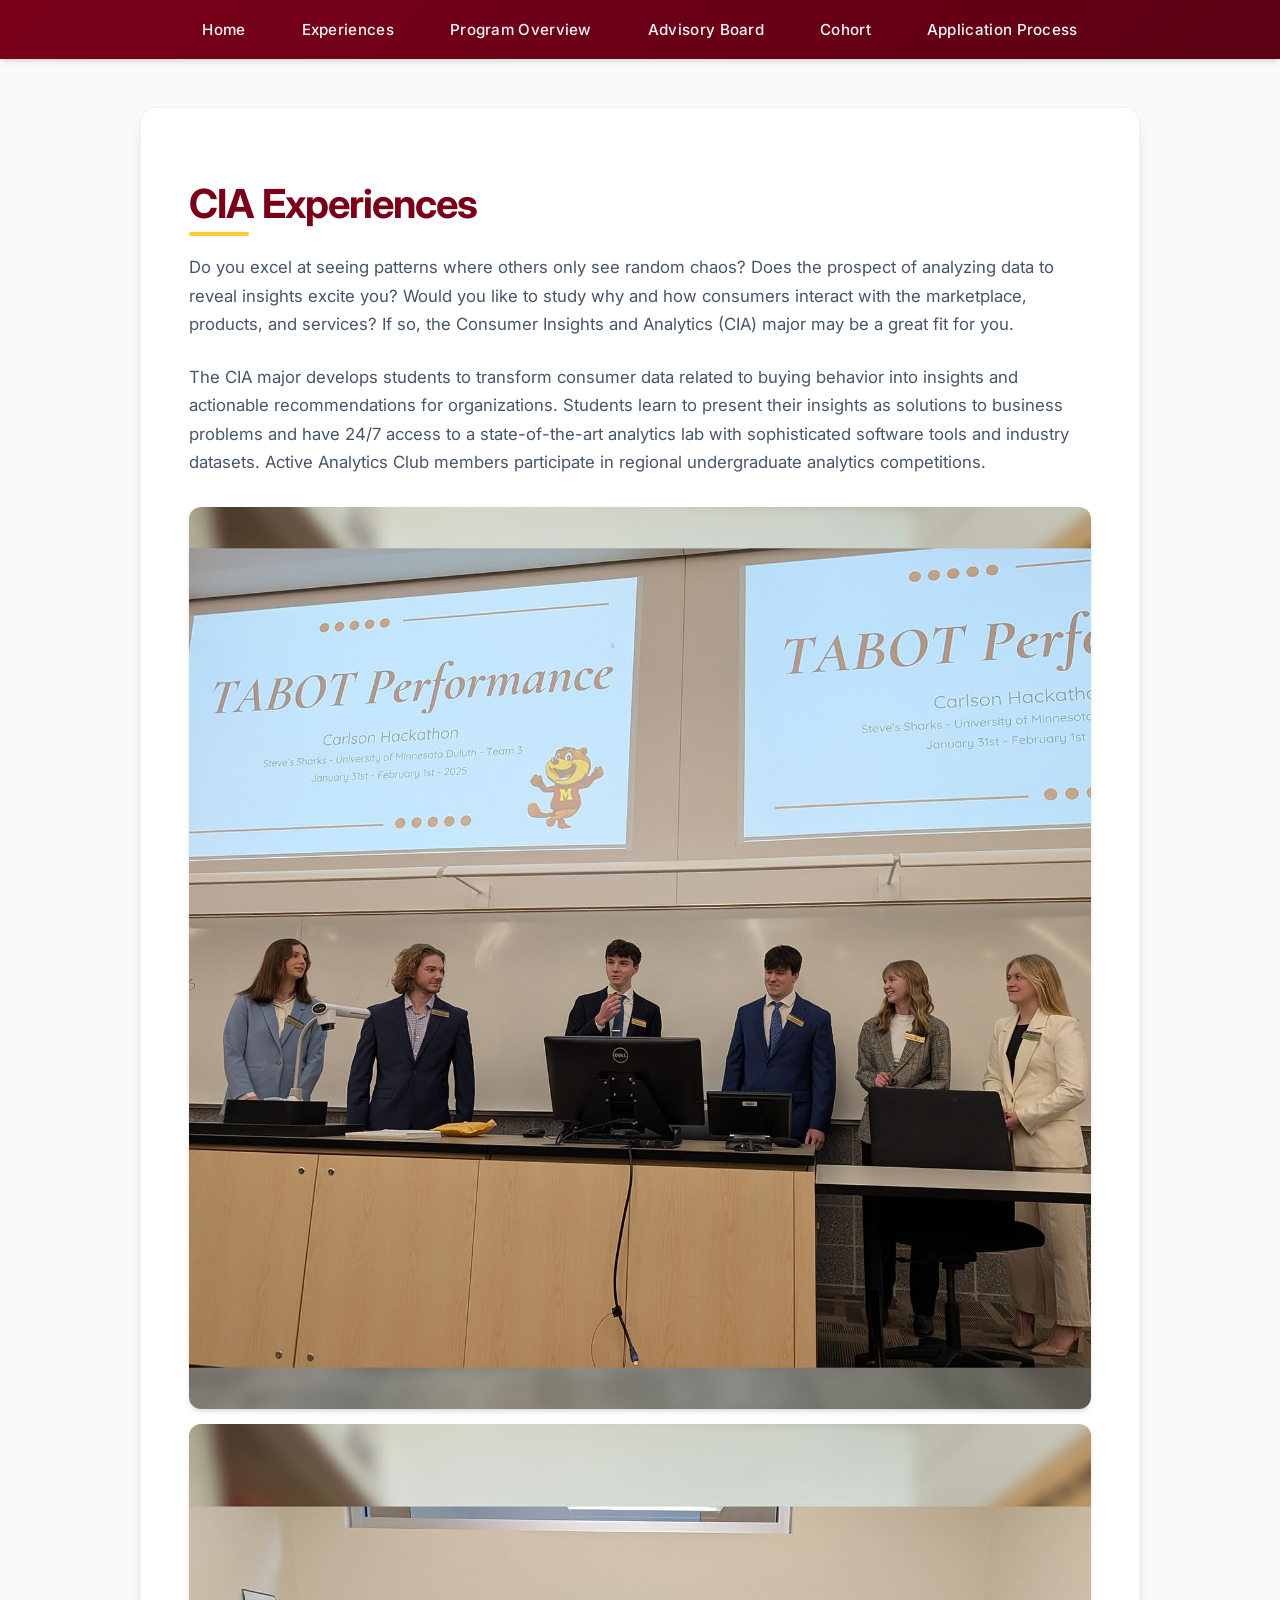
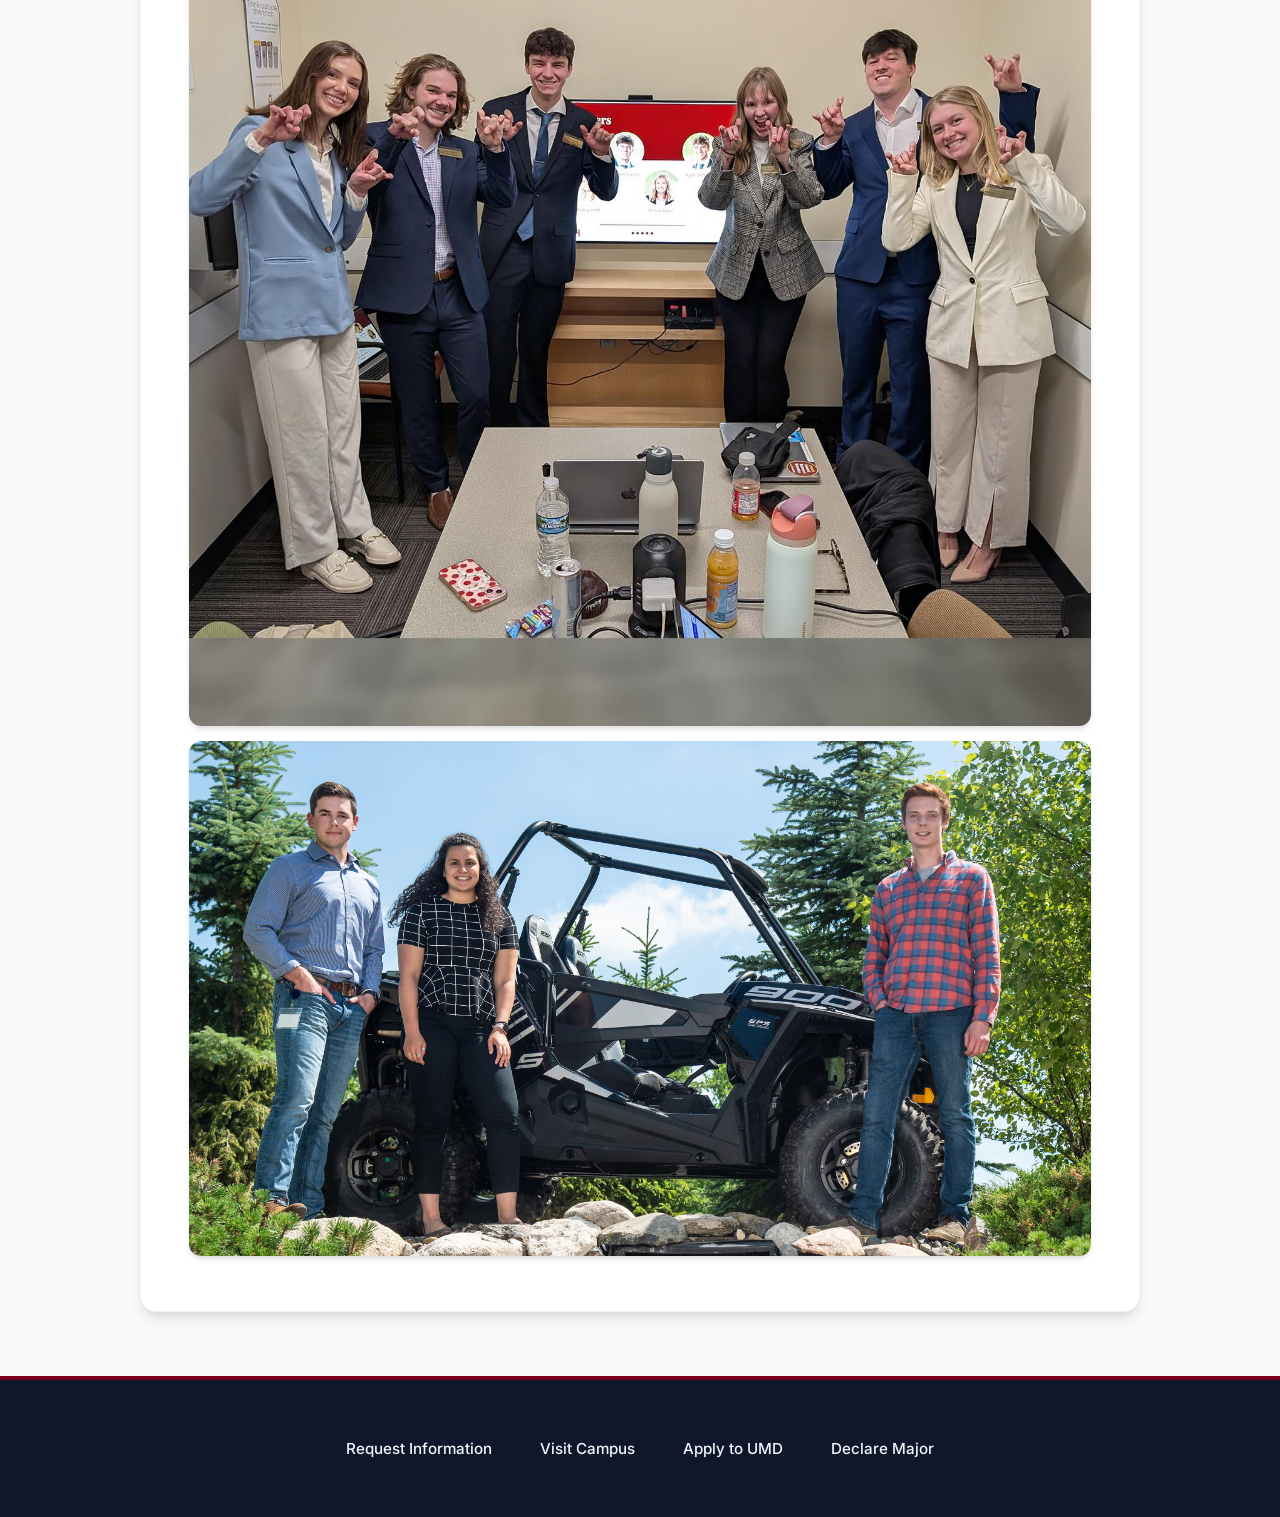
<file: experiences.html>
<!DOCTYPE html>
<html lang="en">
<head>
    <meta charset="UTF-8">
    <meta name="viewport" content="width=device-width, initial-scale=1.0">
    <title>Experiences | Consumer Insights and Analytics</title>
    <link rel="stylesheet" href="style.css">
</head>
<body>

    <header>
        <nav>
            <ul>
                <li><a href="index.html">Home</a></li>
                <li><a href="experiences.html">Experiences</a></li>
                <li><a href="overview.html">Program Overview</a></li>
                <li><a href="advisory.html">Advisory Board</a></li>
                <li><a href="cohort.html">Cohort</a></li>
                <li><a href="apply.html">Application Process</a></li>
            </ul>
        </nav>
    </header>

    <main>
        <h1>CIA Experiences</h1>
        <p>Do you excel at seeing patterns where others only see random chaos? Does the prospect of analyzing data to reveal insights excite you? Would you like to study why and how consumers interact with the marketplace, products, and services? If so, the Consumer Insights and Analytics (CIA) major may be a great fit for you.</p>

        <p>The CIA major develops students to transform consumer data related to buying behavior into insights and actionable recommendations for organizations. Students learn to present their insights as solutions to business problems and have 24/7 access to a state-of-the-art analytics lab with sophisticated software tools and industry datasets. Active Analytics Club members participate in regional undergraduate analytics competitions.</p>

        <div style="text-align: center; margin-top: 30px;">
            <img src="Copy_of_CIA_experiences1.PNG" alt="CIA Experience 1" style="width: 100%; height: auto; display: block; margin: 15px 0;">
            <img src="Copy_of_CIA_experiences2.PNG" alt="CIA Experience 2" style="width: 100%; height: auto; display: block; margin: 15px 0;">
            <img src="experiential_learning_CIA.jpg" alt="Experiential Learning" style="width: 100%; height: auto; display: block; margin: 15px 0;">
        </div>
    </main>

    <footer>
        <div class="footer-links">
            <a href="https://docs.google.com/forms/d/e/1FAIpQLSdGFlZ5Pct2spmpvlr7gshom8lepN28_VdP9M4eAioVBNWOsg/viewform" target="_blank">Request Information</a>
            <a href="https://admissions.d.umn.edu/visit" target="_blank">Visit Campus</a>
            <a href="https://admissions.d.umn.edu/apply-1" target="_blank">Apply to UMD</a>
            <a href="https://docs.google.com/forms/d/e/1FAIpQLScMb-9CyEAxSOWD8JF7c-GSHvv4RoPpMMa1xypDY2bROA9Qpg/viewform" target="_blank">Declare Major</a>
        </div>
    </footer>

</body>
</html>
</file>
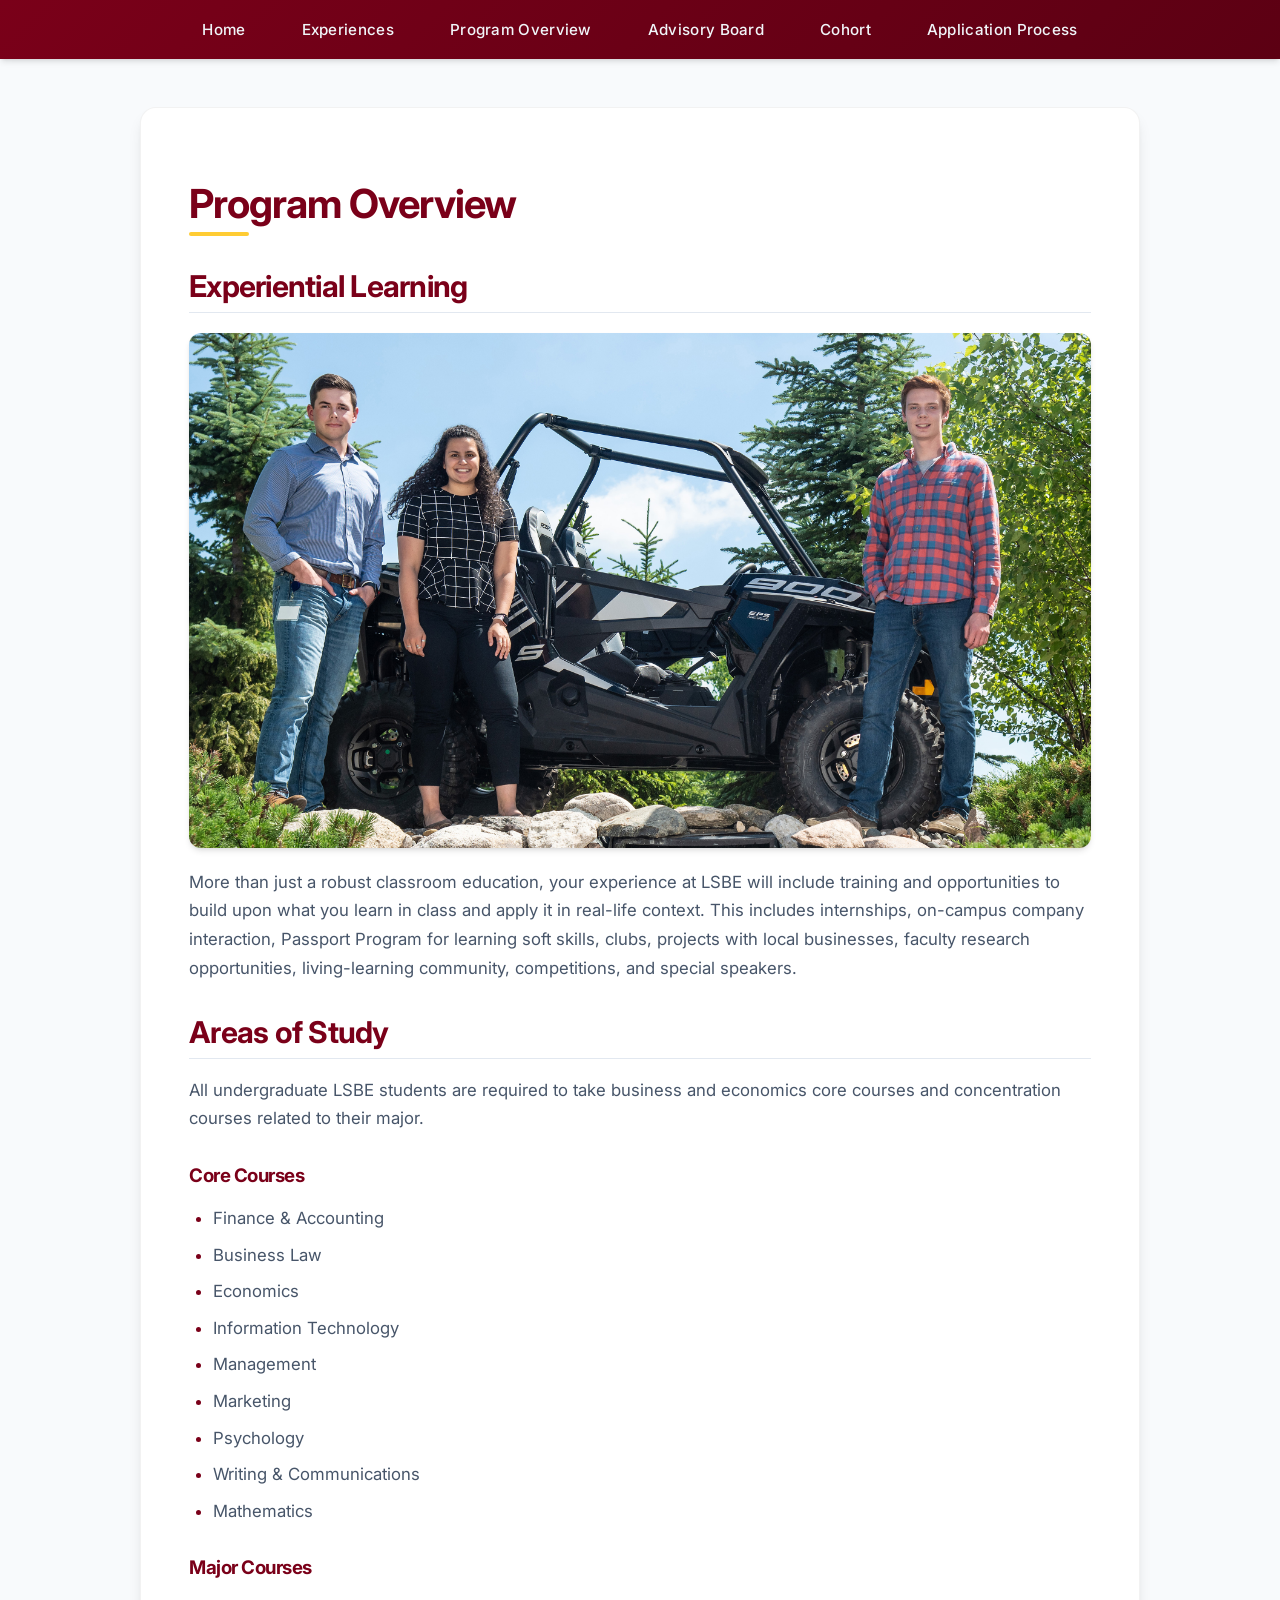
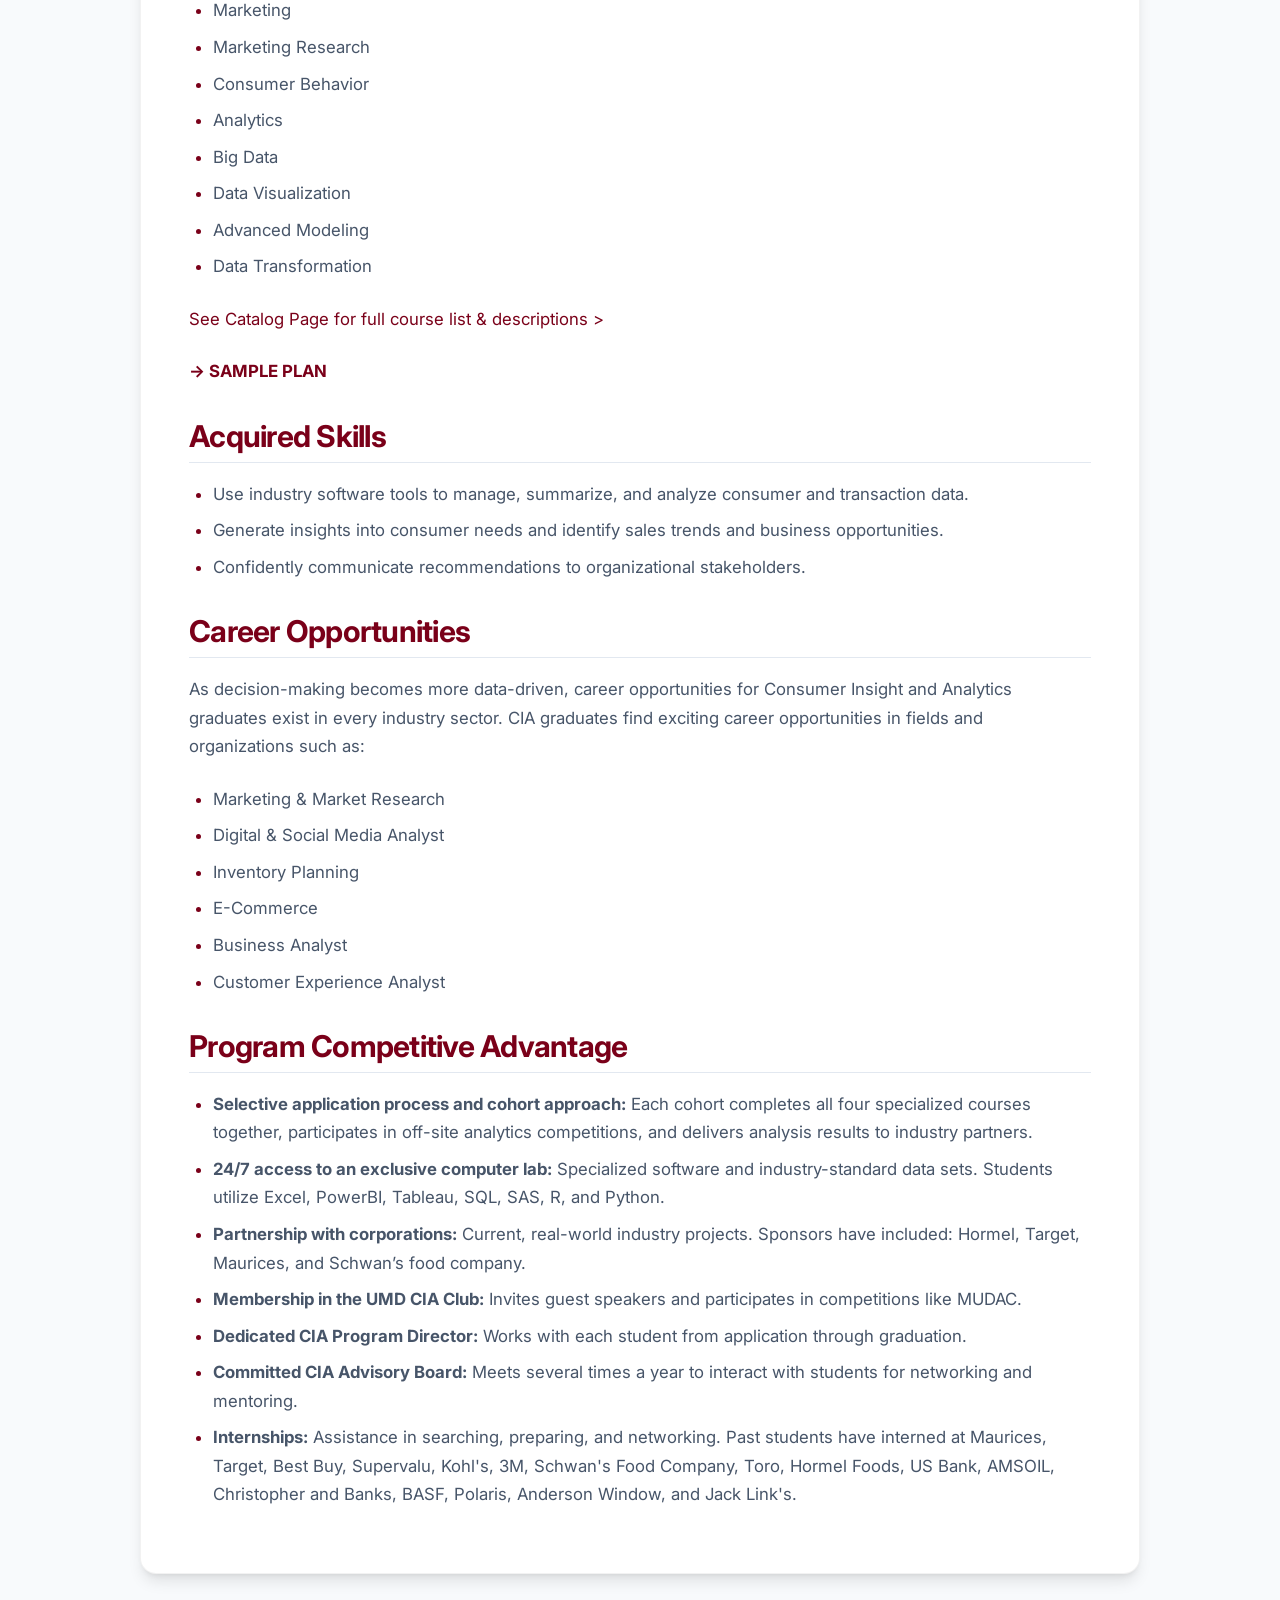
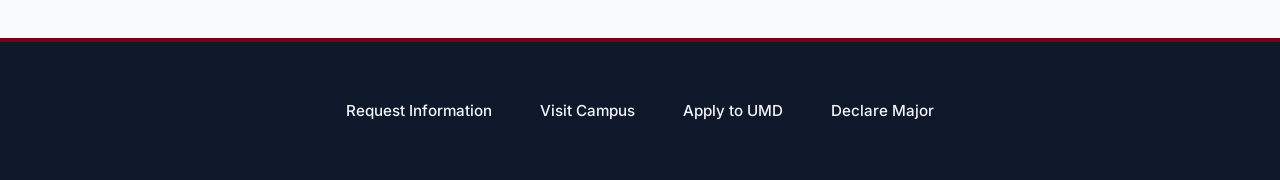
<file: overview.html>
<!DOCTYPE html>
<html lang="en">
<head>
    <meta charset="UTF-8">
    <meta name="viewport" content="width=device-width, initial-scale=1.0">
    <title>Program Overview | Consumer Insights and Analytics</title>
    <link rel="stylesheet" href="style.css">
</head>
<body>

    <header>
        <nav>
            <ul>
                <li><a href="index.html">Home</a></li>
                <li><a href="experiences.html">Experiences</a></li>
                <li><a href="overview.html">Program Overview</a></li>
                <li><a href="advisory.html">Advisory Board</a></li>
                <li><a href="cohort.html">Cohort</a></li>
                <li><a href="apply.html">Application Process</a></li>
            </ul>
        </nav>
    </header>

    <main>
        <h1>Program Overview</h1>

        <h2>Experiential Learning</h2>
        <img src="experiential_learning_CIA.jpg" alt="Experiential Learning" style="width: 100%; height: auto; display: block; margin: 20px 0;">
        <p>More than just a robust classroom education, your experience at LSBE will include training and opportunities to build upon what you learn in class and apply it in real-life context. This includes internships, on-campus company interaction, Passport Program for learning soft skills, clubs, projects with local businesses, faculty research opportunities, living-learning community, competitions, and special speakers.</p>

        <h2>Areas of Study</h2>
        <p>All undergraduate LSBE students are required to take business and economics core courses and concentration courses related to their major.</p>

        <h3>Core Courses</h3>
        <ul>
            <li>Finance & Accounting</li>
            <li>Business Law</li>
            <li>Economics</li>
            <li>Information Technology</li>
            <li>Management</li>
            <li>Marketing</li>
            <li>Psychology</li>
            <li>Writing & Communications</li>
            <li>Mathematics</li>
        </ul>

        <h3>Major Courses</h3>
        <ul>
            <li>Marketing</li>
            <li>Marketing Research</li>
            <li>Consumer Behavior</li>
            <li>Analytics</li>
            <li>Big Data</li>
            <li>Data Visualization</li>
            <li>Advanced Modeling</li>
            <li>Data Transformation</li>
        </ul>
        
        <p><a href="https://umd.catalog.prod.coursedog.com/programs/243520441" target="_blank">See Catalog Page for full course list & descriptions ></a></p>
        <p><strong><a href="https://sampleplan.umn.edu/duluth/consumer-insights-and-analytics-bba" target="_blank">&rarr; SAMPLE PLAN</a></strong></p>

        <h2>Acquired Skills</h2>
        <ul>
            <li>Use industry software tools to manage, summarize, and analyze consumer and transaction data.</li>
            <li>Generate insights into consumer needs and identify sales trends and business opportunities.</li>
            <li>Confidently communicate recommendations to organizational stakeholders.</li>
        </ul>

        <h2>Career Opportunities</h2>
        <p>As decision-making becomes more data-driven, career opportunities for Consumer Insight and Analytics graduates exist in every industry sector. CIA graduates find exciting career opportunities in fields and organizations such as:</p>
        <ul>
            <li>Marketing & Market Research</li>
            <li>Digital & Social Media Analyst</li>
            <li>Inventory Planning</li>
            <li>E-Commerce</li>
            <li>Business Analyst</li>
            <li>Customer Experience Analyst</li>
        </ul>

        <h2>Program Competitive Advantage</h2>
        <ul>
            <li><strong>Selective application process and cohort approach:</strong> Each cohort completes all four specialized courses together, participates in off-site analytics competitions, and delivers analysis results to industry partners.</li>
            <li><strong>24/7 access to an exclusive computer lab:</strong> Specialized software and industry-standard data sets. Students utilize Excel, PowerBI, Tableau, SQL, SAS, R, and Python.</li>
            <li><strong>Partnership with corporations:</strong> Current, real-world industry projects. Sponsors have included: Hormel, Target, Maurices, and Schwan’s food company.</li>
            <li><strong>Membership in the UMD CIA Club:</strong> Invites guest speakers and participates in competitions like MUDAC.</li>
            <li><strong>Dedicated CIA Program Director:</strong> Works with each student from application through graduation.</li>
            <li><strong>Committed CIA Advisory Board:</strong> Meets several times a year to interact with students for networking and mentoring.</li>
            <li><strong>Internships:</strong> Assistance in searching, preparing, and networking. Past students have interned at Maurices, Target, Best Buy, Supervalu, Kohl's, 3M, Schwan's Food Company, Toro, Hormel Foods, US Bank, AMSOIL, Christopher and Banks, BASF, Polaris, Anderson Window, and Jack Link's.</li>
        </ul>
    </main>

    <footer>
        <div class="footer-links">
            <a href="https://docs.google.com/forms/d/e/1FAIpQLSdGFlZ5Pct2spmpvlr7gshom8lepN28_VdP9M4eAioVBNWOsg/viewform" target="_blank">Request Information</a>
            <a href="https://admissions.d.umn.edu/visit" target="_blank">Visit Campus</a>
            <a href="https://admissions.d.umn.edu/apply-1" target="_blank">Apply to UMD</a>
            <a href="https://docs.google.com/forms/d/e/1FAIpQLScMb-9CyEAxSOWD8JF7c-GSHvv4RoPpMMa1xypDY2bROA9Qpg/viewform" target="_blank">Declare Major</a>
        </div>
    </footer>

</body>
</html>
</file>
<file: style.css>
/* style.css */
@import url('https://fonts.googleapis.com/css2?family=Inter:wght@300;400;500;600;700&family=JetBrains+Mono:wght@400;700&display=swap');

:root {
    /* UMD Official Colors (Minnesota Duluth - LSBE) */
    --umd-maroon: #7A0019;
    --umd-maroon-dark: #5c0013;
    --umd-gold: #FFCC33;
    --umd-gold-light: #ffe066;
    --umd-gold-dark: #e6b800;

    /* Tech & Modern Theme Colors */
    --bg-page: #f8fafc;
    --bg-card: #ffffff;
    --bg-nav: rgba(122, 0, 25, 0.95);
    /* Glossy Maroon */

    --text-main: #0f172a;
    --text-muted: #475569;
    --text-light: #f1f5f9;

    --border-subtle: #e2e8f0;
    --border-accent: #cbd5e1;

    /* Tech Aesthetics */
    --shadow-sm: 0 1px 2px 0 rgb(0 0 0 / 0.05);
    --shadow-md: 0 4px 6px -1px rgb(0 0 0 / 0.1), 0 2px 4px -2px rgb(0 0 0 / 0.1);
    --shadow-lg: 0 10px 15px -3px rgb(0 0 0 / 0.1), 0 4px 6px -4px rgb(0 0 0 / 0.1);
    --shadow-glow: 0 0 15px rgba(255, 204, 51, 0.4);

    --radius-sm: 0.375rem;
    --radius-md: 0.75rem;
    --radius-lg: 1rem;

    --transition-fast: 150ms cubic-bezier(0.4, 0, 0.2, 1);
    --transition-smooth: 300ms cubic-bezier(0.4, 0, 0.2, 1);
}

* {
    box-sizing: border-box;
}

body {
    font-family: 'Inter', system-ui, -apple-system, sans-serif;
    margin: 0;
    padding: 0;
    color: var(--text-main);
    background-color: var(--bg-page);
    line-height: 1.7;
    -webkit-font-smoothing: antialiased;
    -moz-osx-font-smoothing: grayscale;
}

/* Typography Enhancements */
h1,
h2,
h3,
h4,
h5 {
    color: var(--umd-maroon);
    font-weight: 700;
    line-height: 1.2;
    margin-top: 2rem;
    margin-bottom: 1rem;
    letter-spacing: -0.025em;
}

h1 {
    font-size: 2.5rem;
    position: relative;
    padding-bottom: 0.5rem;
}

h1::after {
    content: '';
    position: absolute;
    bottom: 0;
    left: 0;
    width: 60px;
    height: 4px;
    background-color: var(--umd-gold);
    border-radius: 2px;
}

h2 {
    font-size: 1.875rem;
    border-bottom: 1px solid var(--border-subtle);
    padding-bottom: 0.5rem;
}

p {
    color: var(--text-muted);
    font-size: 1.05rem;
    margin-bottom: 1.5rem;
}

a {
    color: var(--umd-maroon);
    text-decoration: none;
    transition: color var(--transition-fast);
}

a:hover {
    color: var(--umd-gold-dark);
}

/* Navigation Bar */
header {
    background-color: var(--umd-maroon);
    background: linear-gradient(135deg, var(--umd-maroon) 0%, var(--umd-maroon-dark) 100%);
    position: sticky;
    top: 0;
    width: 100%;
    z-index: 1000;
    box-shadow: var(--shadow-md);
    padding: 1rem 0;
    backdrop-filter: blur(10px);
}

nav ul {
    list-style: none;
    margin: 0;
    padding: 0;
    display: flex;
    justify-content: center;
    gap: 1.5rem;
    flex-wrap: wrap;
    max-width: 1200px;
    margin: 0 auto;
}

nav a {
    color: var(--text-light);
    text-decoration: none;
    font-weight: 500;
    font-size: 0.95rem;
    padding: 0.5rem 1rem;
    border-radius: var(--radius-sm);
    transition: all var(--transition-fast);
    position: relative;
    letter-spacing: 0.02em;
}

nav a::before {
    content: '';
    position: absolute;
    top: 0;
    left: 0;
    width: 100%;
    height: 100%;
    background: rgba(255, 255, 255, 0.1);
    border-radius: var(--radius-sm);
    opacity: 0;
    transform: scale(0.95);
    transition: all var(--transition-fast);
}

nav a:hover::before {
    opacity: 1;
    transform: scale(1);
}

nav a:hover {
    color: var(--umd-gold);
}

/* Main Content Container */
main {
    max-width: 1000px;
    margin: 3rem auto;
    padding: 2.5rem 3rem;
    background: var(--bg-card);
    border-radius: var(--radius-lg);
    box-shadow: var(--shadow-lg);
    border: 1px solid rgba(0, 0, 0, 0.05);
}

/* Image Styling */
img {
    border-radius: var(--radius-md);
    box-shadow: var(--shadow-md);
    transition: transform var(--transition-smooth);
}

img:hover {
    transform: translateY(-2px);
    box-shadow: var(--shadow-lg);
}

/* Lists */
main ul,
main ol {
    color: var(--text-muted);
    padding-left: 1.5rem;
    margin-bottom: 1.5rem;
    font-size: 1.05rem;
}

main li {
    margin-bottom: 0.5rem;
}

main li::marker {
    color: var(--umd-maroon);
    font-weight: bold;
}

/* Buttons and Links */
.cta-button-large {
    display: inline-flex;
    align-items: center;
    justify-content: center;
    width: max-content;
    margin: 2.5rem auto;
    padding: 1rem 2.5rem;
    background-color: var(--umd-gold);
    color: var(--umd-maroon-dark);
    font-size: 1.125rem;
    font-weight: 700;
    border-radius: var(--radius-full);
    text-transform: uppercase;
    letter-spacing: 0.05em;
    box-shadow: var(--shadow-md);
    transition: all var(--transition-smooth);
    border: 2px solid transparent;
}

.cta-button-large:hover {
    background-color: var(--umd-gold-light);
    color: var(--umd-maroon-dark);
    transform: translateY(-2px);
    box-shadow: var(--shadow-glow);
    border-color: rgba(255, 255, 255, 0.5);
}

/* Fun Facts Boxes - Techy Dashboard Vibe */
.fun-facts-container {
    display: grid;
    grid-template-columns: repeat(auto-fit, minmax(250px, 1fr));
    gap: 1.5rem;
    margin-top: 2rem;
}

.fun-fact-box {
    background: linear-gradient(145deg, #ffffff, #f1f5f9);
    color: var(--text-main);
    padding: 1.5rem;
    border-radius: var(--radius-md);
    text-align: center;
    font-weight: 600;
    font-size: 1.05rem;
    border: 1px solid var(--border-subtle);
    border-top: 4px solid var(--umd-gold);
    box-shadow: var(--shadow-sm);
    transition: all var(--transition-smooth);
    display: flex;
    flex-direction: column;
    justify-content: center;
    min-height: 120px;
}

.fun-fact-box:hover {
    transform: translateY(-4px);
    box-shadow: var(--shadow-md);
    border-color: var(--border-accent);
}

.fun-fact-box em {
    font-size: 0.85rem;
    color: var(--text-muted);
    margin-top: 0.5rem;
    font-weight: 400;
    font-style: normal;
}

/* Footer Section */
footer {
    background-color: var(--text-main);
    color: var(--text-light);
    padding: 3rem 1.5rem;
    text-align: center;
    margin-top: 4rem;
    border-top: 4px solid var(--umd-maroon);
}

.footer-links {
    display: flex;
    justify-content: center;
    gap: 2rem;
    flex-wrap: wrap;
    max-width: 800px;
    margin: 0 auto;
}

.footer-links a {
    color: var(--text-light);
    font-weight: 500;
    font-size: 0.95rem;
    padding: 0.5rem;
    position: relative;
}

.footer-links a::after {
    content: '';
    position: absolute;
    width: 0;
    height: 2px;
    bottom: 0;
    left: 50%;
    background-color: var(--umd-gold);
    transition: all var(--transition-fast);
    transform: translateX(-50%);
}

.footer-links a:hover {
    color: var(--umd-gold);
}

.footer-links a:hover::after {
    width: 100%;
}

/* Responsive adjustments */
@media (max-width: 768px) {
    main {
        margin: 1rem;
        padding: 1.5rem;
    }

    h1 {
        font-size: 2rem;
    }

    .cta-button-large {
        width: 100%;
        text-align: center;
    }

    nav ul {
        flex-direction: column;
        align-items: center;
        gap: 0.5rem;
    }
}
</file>
